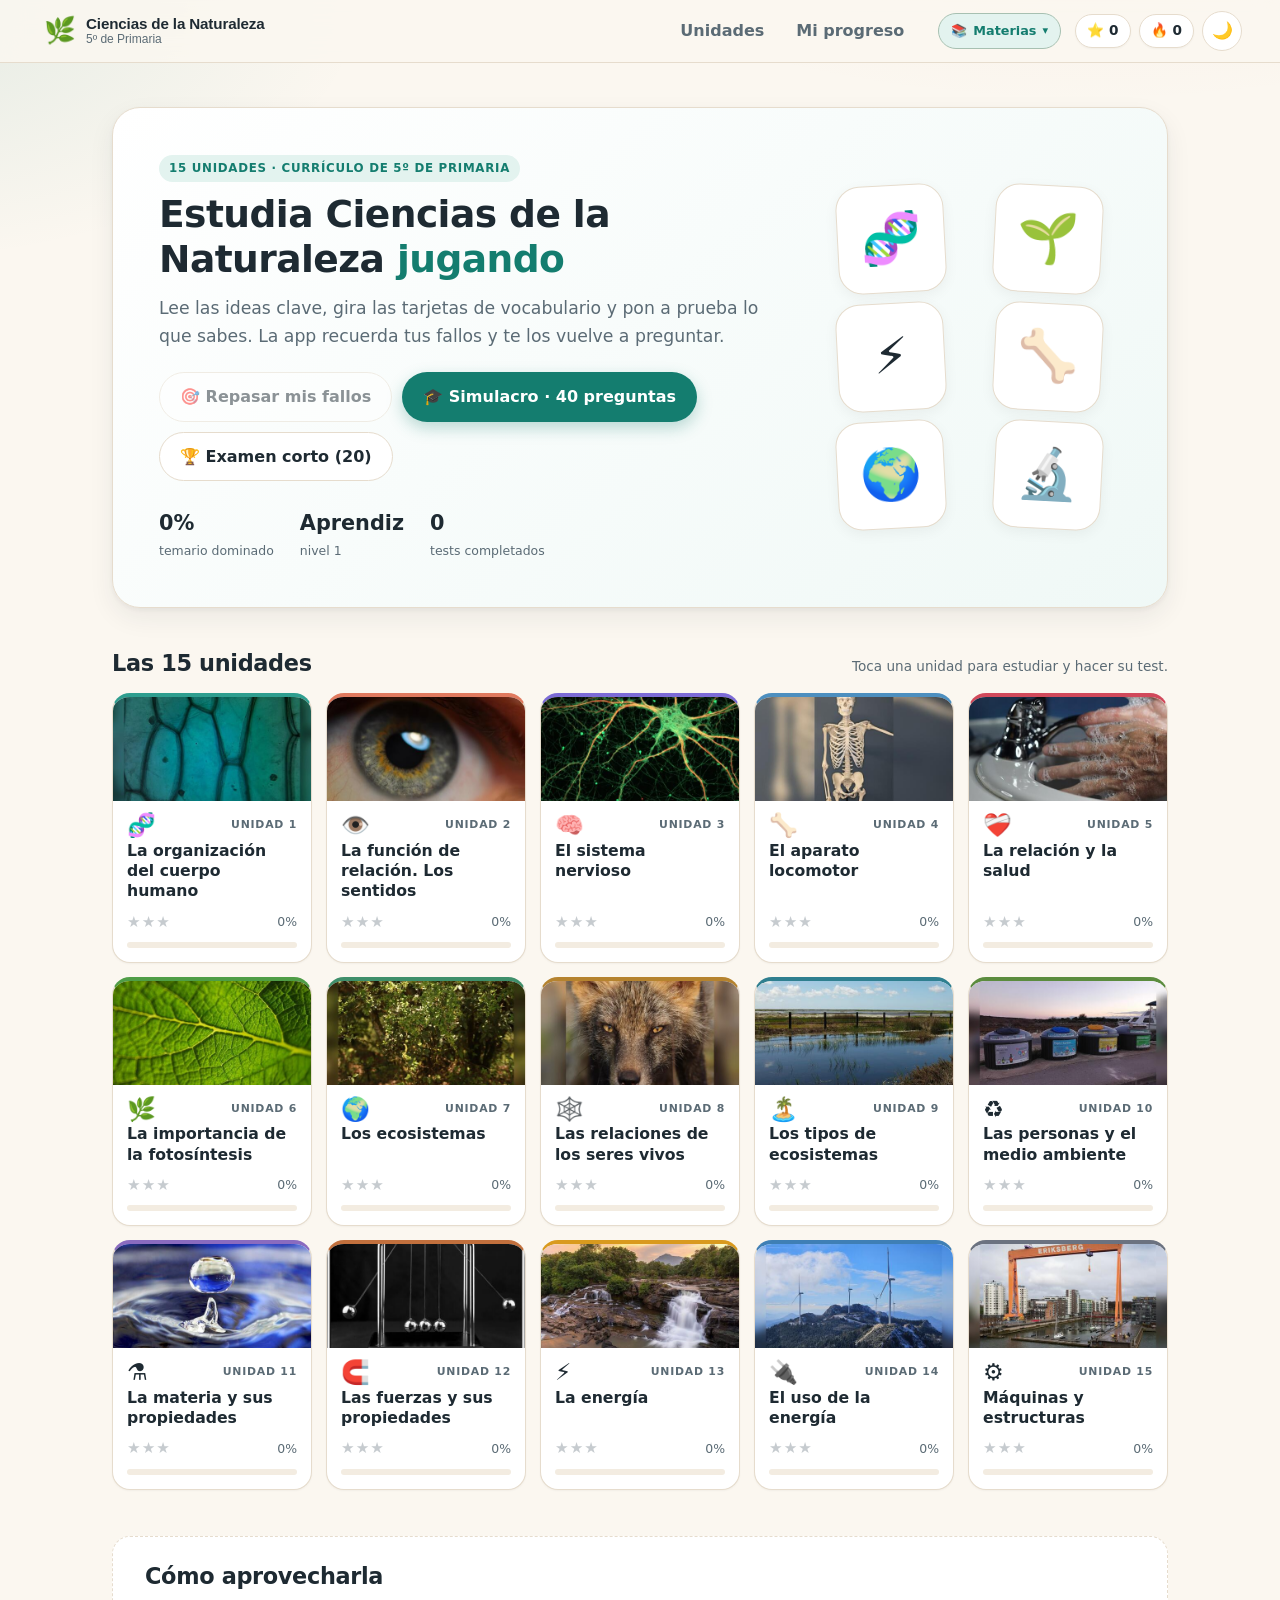
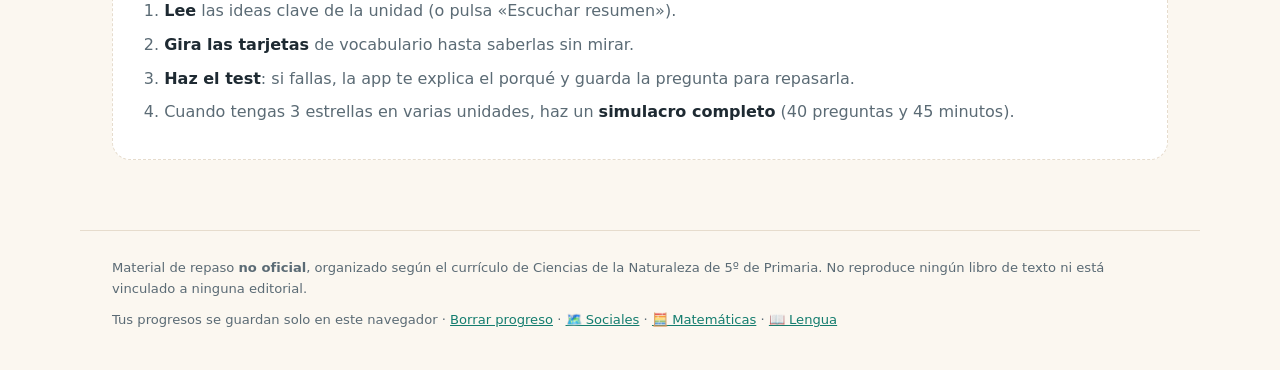
<file: index.html>
<!DOCTYPE html>
<html lang="es" data-tema="claro">
<head>
<meta charset="utf-8">
<meta name="viewport" content="width=device-width, initial-scale=1">
<meta name="description" content="App de estudio interactiva de Ciencias de la Naturaleza de 5º de Primaria: 15 unidades, fotos, resúmenes locutados, test y repaso inteligente.">
<title>Ciencias 5º · Estudia y practica</title>
<link rel="stylesheet" href="styles.css">
<link rel="icon" href="data:image/svg+xml,<svg xmlns='http://www.w3.org/2000/svg' viewBox='0 0 100 100'><text y='.9em' font-size='90'>🌿</text></svg>">
</head>
<body>
<a class="saltar" href="#main">Saltar al contenido</a>

<header class="barra">
  <button class="marca" data-nav="inicio" aria-label="Ir al inicio">
    <span class="marca-icono" aria-hidden="true">🌿</span>
    <span class="marca-texto">
      <strong><span class="marca-larga">Ciencias de la Naturaleza</span><span class="marca-corta">Ciencias 5º</span></strong>
      <small>5º de Primaria</small>
    </span>
  </button>

  <nav class="nav" aria-label="Principal">
    <button class="nav-btn" data-nav="inicio">Unidades</button>
    <button class="nav-btn" data-nav="progreso">Mi progreso</button>
  </nav>
  <details class="menu-materias" id="menu-materias">
    <summary aria-label="Elegir materia"><span aria-hidden="true">📚</span><span class="mm-txt">Materias</span><span class="mm-flecha" aria-hidden="true">▾</span></summary>
    <div class="mm-panel"><a class="mm-item actual" href="./" aria-current="page"><span class="mm-ico" aria-hidden="true">🌿</span><span class="mm-texto"><b>Ciencias de la Naturaleza</b><small>15 unidades</small></span><em>Estás aquí</em></a><a class="mm-item" href="./sociales/"><span class="mm-ico" aria-hidden="true">🗺️</span><span class="mm-texto"><b>Ciencias Sociales</b><small>9 unidades</small></span></a><a class="mm-item" href="./matematicas/"><span class="mm-ico" aria-hidden="true">🧮</span><span class="mm-texto"><b>Matemáticas</b><small>15 unidades</small></span></a><a class="mm-item" href="./lengua/"><span class="mm-ico" aria-hidden="true">📖</span><span class="mm-texto"><b>Lengua Castellana</b><small>15 lecturas</small></span></a></div>
  </details>

  <div class="stats">
    <span class="stat" id="stat-xp" title="Puntos de experiencia">⭐ <b>0</b></span>
    <span class="stat" id="stat-racha" title="Días seguidos estudiando">🔥 <b>0</b></span>
    <button class="icono-btn" id="btn-tema" aria-label="Cambiar entre modo claro y oscuro">🌙</button>
  </div>
</header>

<main id="main" tabindex="-1"></main>

<footer class="pie">
  <p>Material de repaso <strong>no oficial</strong>, organizado según el currículo de Ciencias de la Naturaleza de 5º de Primaria. No reproduce ningún libro de texto ni está vinculado a ninguna editorial.</p>
  <p class="pie-mini">Tus progresos se guardan solo en este navegador · <button class="enlace" id="btn-borrar" type="button">Borrar progreso</button> · <a class="enlace" href="./sociales/">🗺️ Sociales</a> · <a class="enlace" href="./matematicas/">🧮 Matemáticas</a> · <a class="enlace" href="./lengua/">📖 Lengua</a></p>
</footer>

<div class="toast" id="toast" role="status" aria-live="polite"></div>

<dialog id="visor" class="visor" aria-label="Imagen ampliada">
  <button class="visor-cerrar" id="visor-cerrar" type="button" aria-label="Cerrar imagen">✕</button>
  <img id="visor-img" alt="">
</dialog>

<div class="confeti" id="confeti" aria-hidden="true"></div>

<script src="datos.js"></script>
<script src="creditos.js"></script>
<script src="app.js"></script>
<script>
document.addEventListener("click", function (ev) {
  var menu = document.getElementById("menu-materias");
  if (menu && menu.hasAttribute("open") && !menu.contains(ev.target)) {
    menu.removeAttribute("open");
  }
});
document.addEventListener("keydown", function (ev) {
  if (ev.key === "Escape") {
    var menu = document.getElementById("menu-materias");
    if (menu) menu.removeAttribute("open");
  }
});
</script>
</body>
</html>
</file>
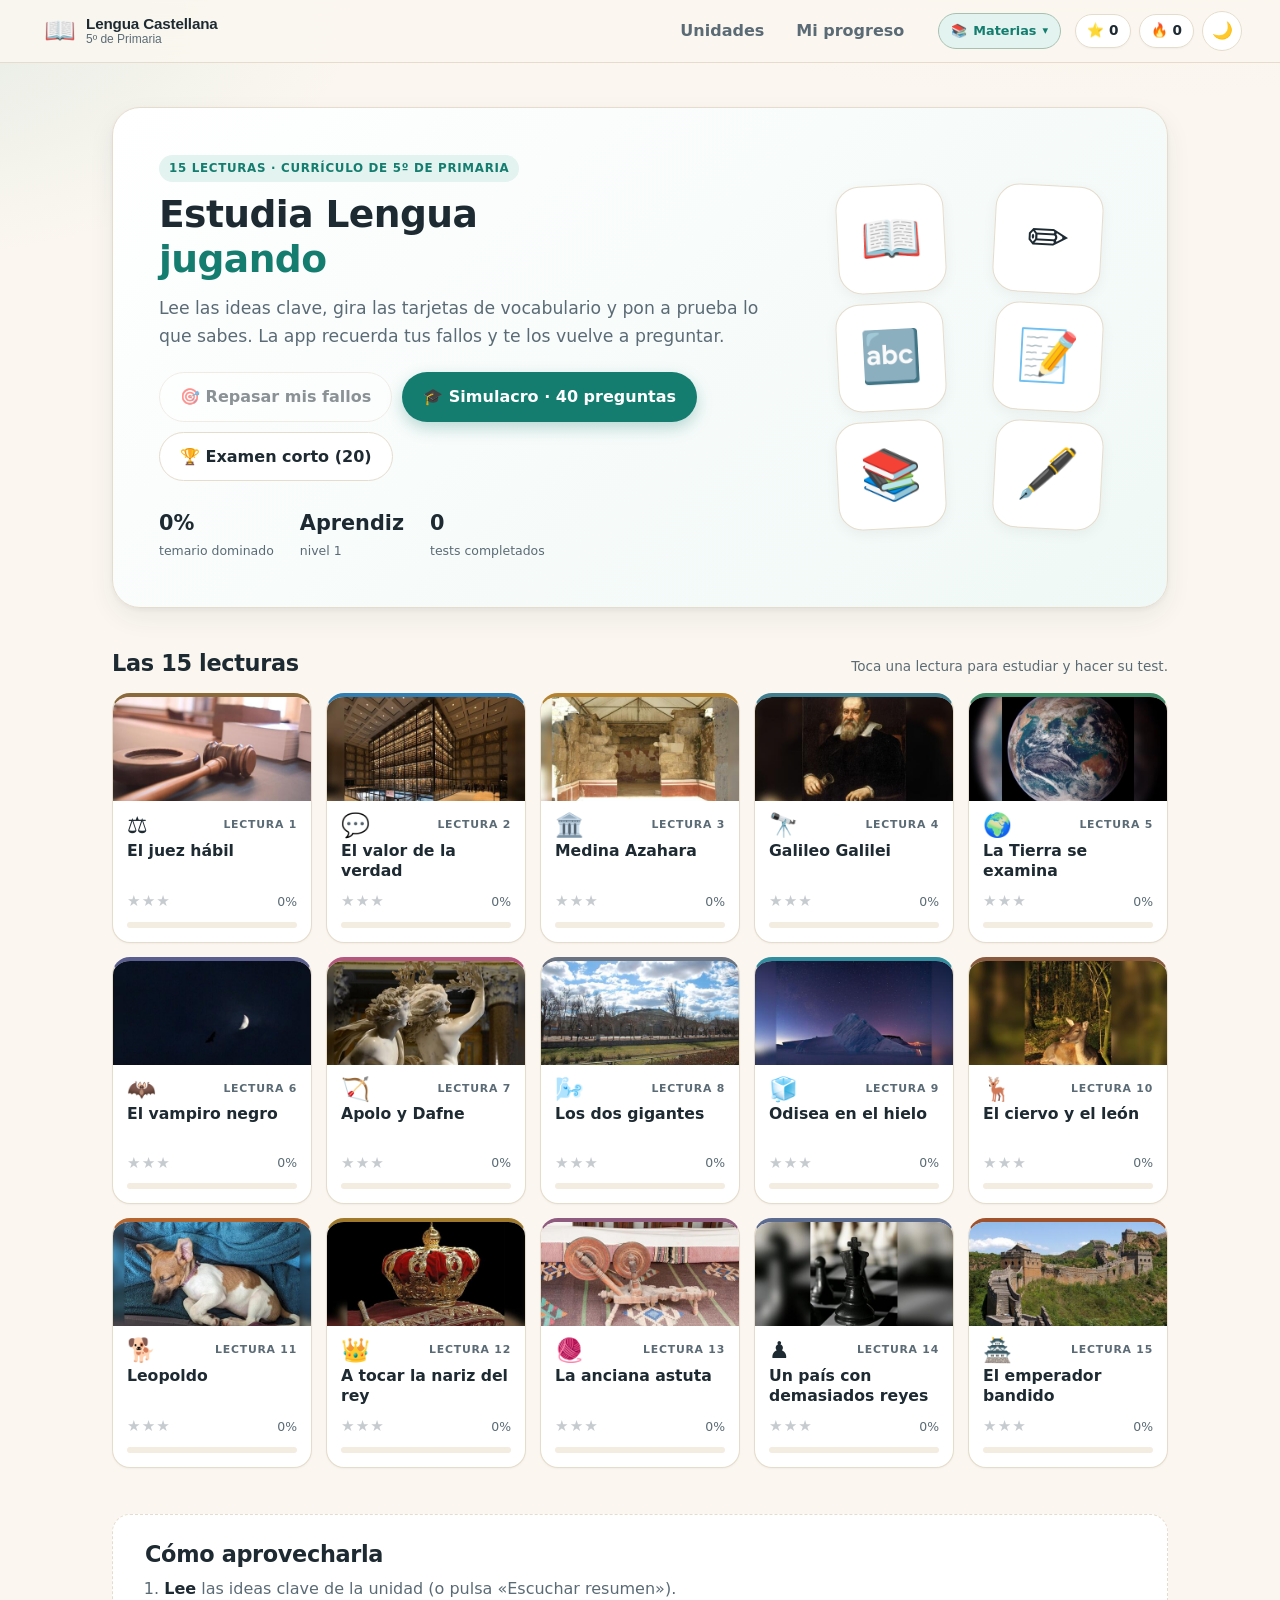
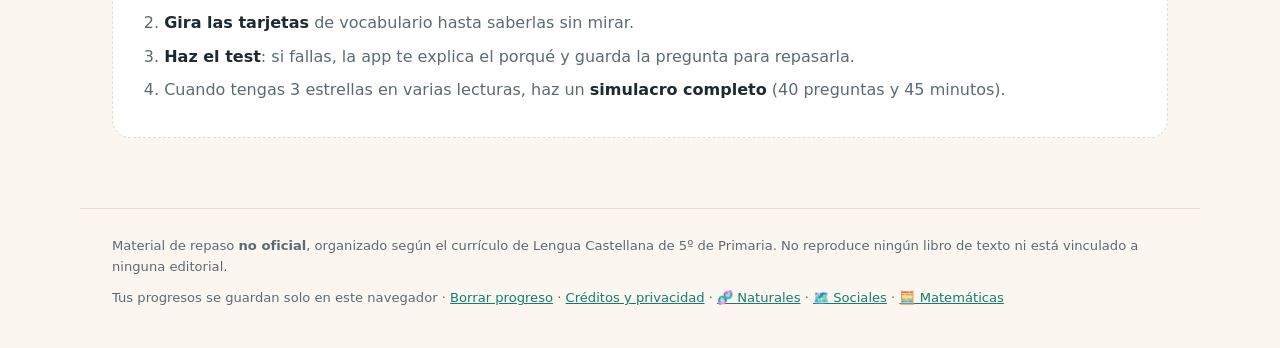
<file: lengua/index.html>
<!DOCTYPE html>
<html lang="es" data-tema="claro">
<head>
<meta charset="utf-8">
<meta name="viewport" content="width=device-width, initial-scale=1">
<meta name="description" content="App de estudio interactiva de Ciencias de la Naturaleza de 5º de Primaria: 15 unidades, fotos, resúmenes locutados, test y repaso inteligente.">
<title>Lengua Castellana 5º · Estudia y practica</title>
<link rel="stylesheet" href="styles.css">
<link rel="icon" href="data:image/svg+xml,<svg xmlns='http://www.w3.org/2000/svg' viewBox='0 0 100 100'><text y='.9em' font-size='90'>🌿</text></svg>">
<!-- web -->
<meta property="og:type" content="website">
<meta property="og:title" content="Lengua Castellana 5º · Estudia y practica">
<meta property="og:description" content="15 lecturas con gramática, ortografía, vocabulario y test. Gratis y sin cuentas.">
<meta property="og:url" content="https://amedgit.github.io/primaria5/lengua/">
<meta property="og:image" content="https://amedgit.github.io/primaria5/lengua/icons/icon-512.png">
<meta name="twitter:card" content="summary_large_image">
<meta name="theme-color" content="#8a4b3b">
<link rel="canonical" href="https://amedgit.github.io/primaria5/lengua/">
<link rel="manifest" href="./manifest.webmanifest">
<link rel="apple-touch-icon" href="./icons/apple-touch-icon.png">
<link rel="icon" type="image/png" sizes="32x32" href="./icons/favicon-32.png">
</head>
<body>
<a class="saltar" href="#main">Saltar al contenido</a>

<header class="barra">
  <button class="marca" data-nav="inicio" aria-label="Ir al inicio">
    <span class="marca-icono" aria-hidden="true">📖</span>
    <span class="marca-texto">
      <strong><span class="marca-larga">Lengua Castellana</span><span class="marca-corta">Lengua 5º</span></strong>
      <small>5º de Primaria</small>
    </span>
  </button>

  <nav class="nav" aria-label="Principal">
    <button class="nav-btn" data-nav="inicio">Unidades</button>
    <button class="nav-btn" data-nav="progreso">Mi progreso</button>
  </nav>
  <details class="menu-materias" id="menu-materias">
    <summary aria-label="Elegir materia"><span aria-hidden="true">📚</span><span class="mm-txt">Materias</span><span class="mm-flecha" aria-hidden="true">▾</span></summary>
    <div class="mm-panel"><a class="mm-item" href="../"><span class="mm-ico" aria-hidden="true">🌿</span><span class="mm-texto"><b>Ciencias de la Naturaleza</b><small>15 unidades</small></span></a><a class="mm-item" href="../sociales/"><span class="mm-ico" aria-hidden="true">🗺️</span><span class="mm-texto"><b>Ciencias Sociales</b><small>9 unidades</small></span></a><a class="mm-item" href="../matematicas/"><span class="mm-ico" aria-hidden="true">🧮</span><span class="mm-texto"><b>Matemáticas</b><small>15 unidades</small></span></a><a class="mm-item actual" href="../lengua/" aria-current="page"><span class="mm-ico" aria-hidden="true">📖</span><span class="mm-texto"><b>Lengua Castellana</b><small>15 lecturas</small></span><em>Estás aquí</em></a></div>
  </details>

  <div class="stats">
    <span class="stat" id="stat-xp" title="Puntos de experiencia">⭐ <b>0</b></span>
    <span class="stat" id="stat-racha" title="Días seguidos estudiando">🔥 <b>0</b></span>
    <button class="icono-btn" id="btn-tema" aria-label="Cambiar entre modo claro y oscuro">🌙</button>
  </div>
</header>

<main id="main" tabindex="-1"></main>

<footer class="pie">
  <p>Material de repaso <strong>no oficial</strong>, organizado según el currículo de Lengua Castellana de 5º de Primaria. No reproduce ningún libro de texto ni está vinculado a ninguna editorial.</p>
  <p class="pie-mini">Tus progresos se guardan solo en este navegador · <button class="enlace" id="btn-borrar" type="button">Borrar progreso</button> · <a class="enlace" href="./creditos.html">Créditos y privacidad</a> · <a class="enlace" href="../">🧬 Naturales</a> · <a class="enlace" href="../sociales/">🗺️ Sociales</a> · <a class="enlace" href="../matematicas/">🧮 Matemáticas</a></p>
</footer>

<div class="toast" id="toast" role="status" aria-live="polite"></div>

<dialog id="visor" class="visor" aria-label="Imagen ampliada">
  <button class="visor-cerrar" id="visor-cerrar" type="button" aria-label="Cerrar imagen">✕</button>
  <img id="visor-img" alt="">
</dialog>

<div class="confeti" id="confeti" aria-hidden="true"></div>

<script src="datos.js"></script>
<script src="creditos.js"></script>
<script src="app.js"></script>
<script>
if ("serviceWorker" in navigator) {
  window.addEventListener("load", function () {
    navigator.serviceWorker.register("./sw.js").catch(function () {});
  });
}
</script>
<script>
document.addEventListener("click", function (ev) {
  var menu = document.getElementById("menu-materias");
  if (menu && menu.hasAttribute("open") && !menu.contains(ev.target)) {
    menu.removeAttribute("open");
  }
});
document.addEventListener("keydown", function (ev) {
  if (ev.key === "Escape") {
    var menu = document.getElementById("menu-materias");
    if (menu) menu.removeAttribute("open");
  }
});
</script>
</body>
</html>
</file>
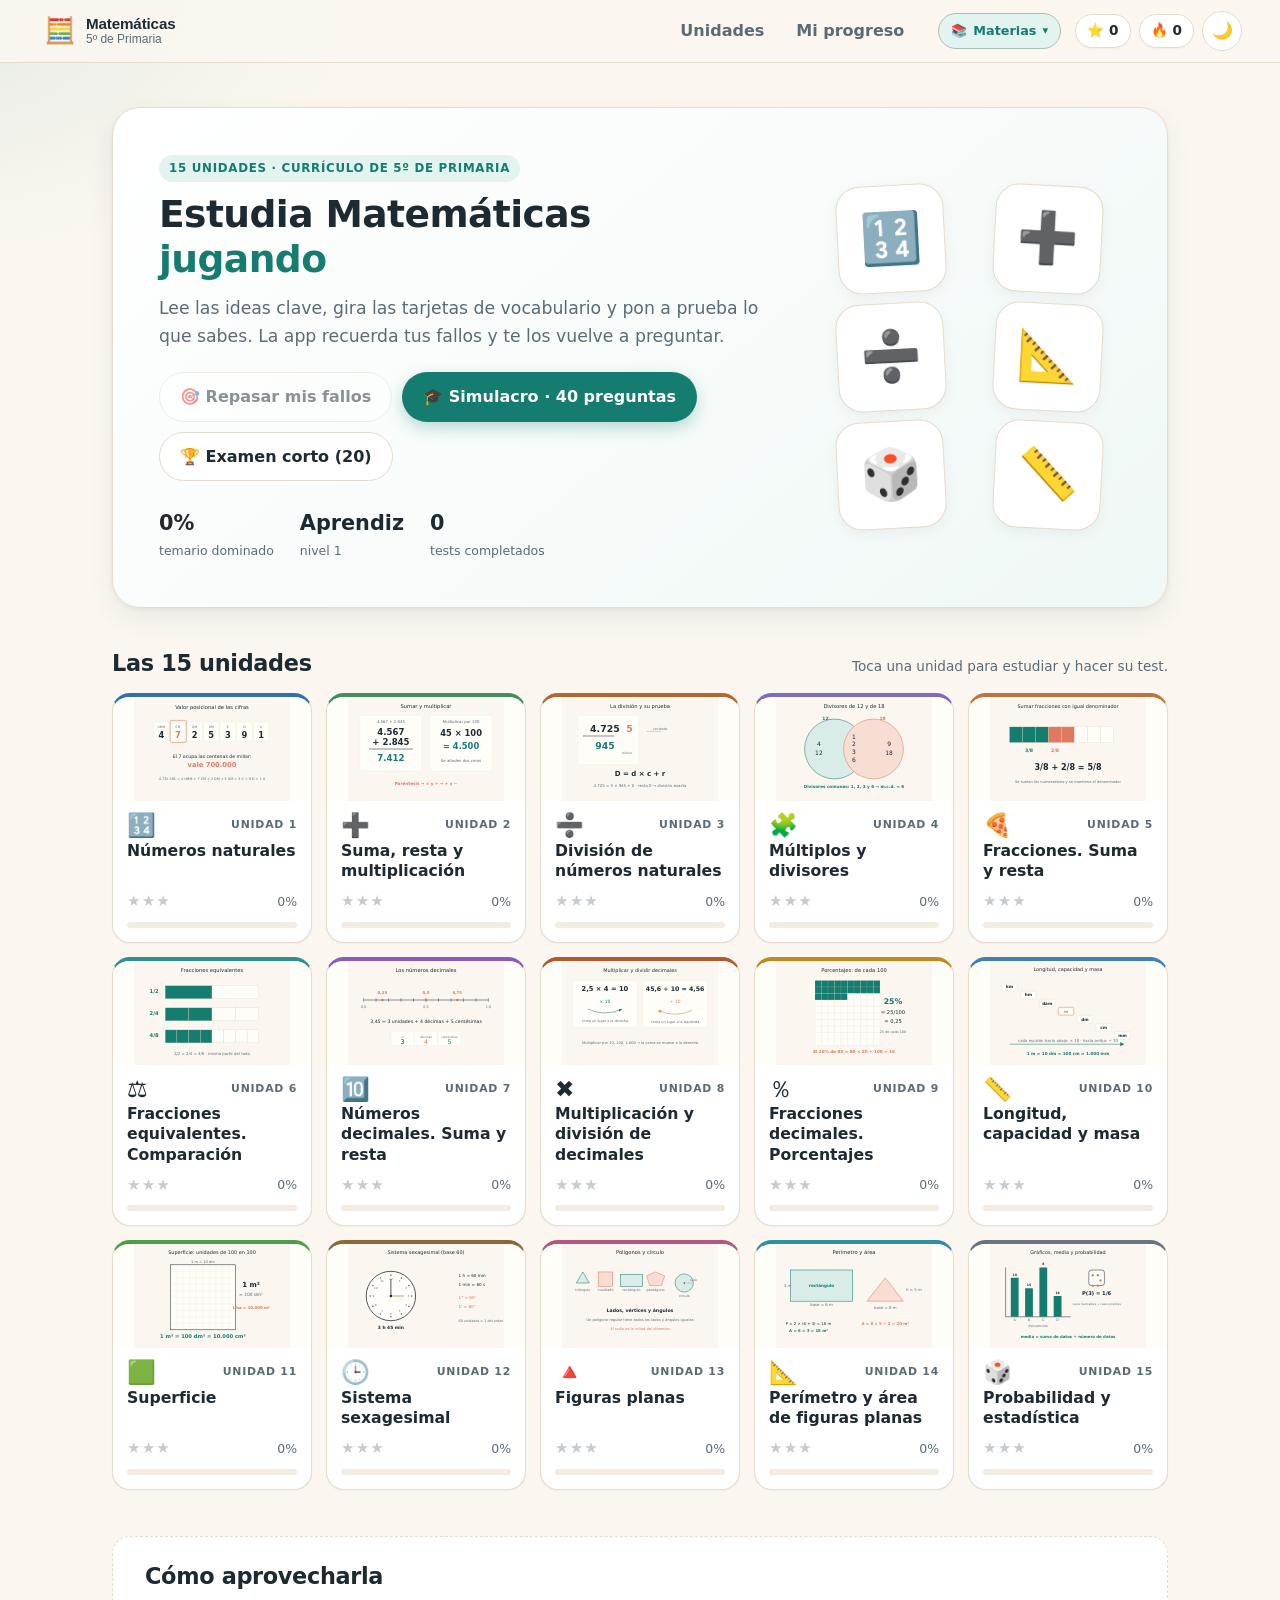
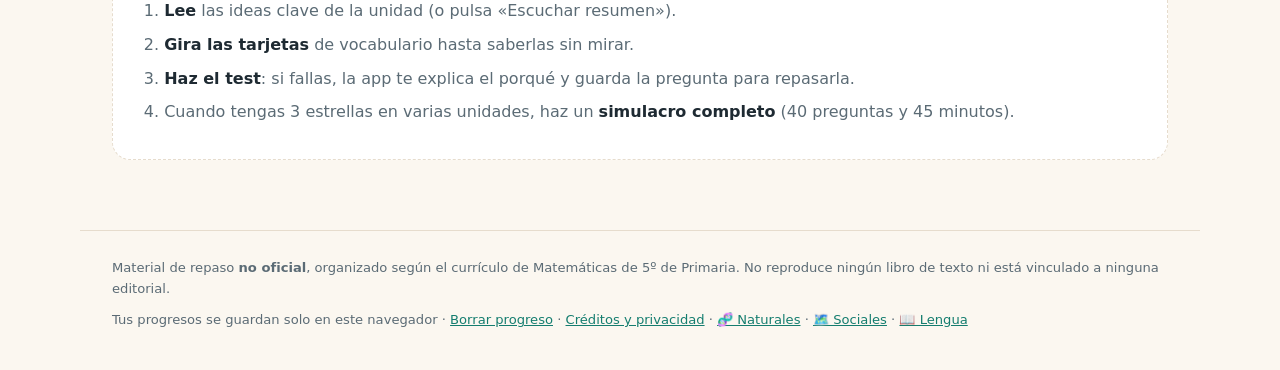
<file: matematicas/index.html>
<!DOCTYPE html>
<html lang="es" data-tema="claro">
<head>
<meta charset="utf-8">
<meta name="viewport" content="width=device-width, initial-scale=1">
<meta name="description" content="App de estudio interactiva de Ciencias de la Naturaleza de 5º de Primaria: 15 unidades, fotos, resúmenes locutados, test y repaso inteligente.">
<title>Matemáticas 5º · Estudia y practica</title>
<link rel="stylesheet" href="styles.css">
<link rel="icon" href="data:image/svg+xml,<svg xmlns='http://www.w3.org/2000/svg' viewBox='0 0 100 100'><text y='.9em' font-size='90'>🌿</text></svg>">
<!-- web -->
<meta property="og:type" content="website">
<meta property="og:title" content="Matemáticas 5º · Estudia y practica">
<meta property="og:description" content="15 unidades con esquemas, resúmenes locutados, test y simulacro de examen. Gratis y sin cuentas.">
<meta property="og:url" content="https://amedgit.github.io/primaria5/matematicas/">
<meta property="og:image" content="https://amedgit.github.io/primaria5/matematicas/icons/icon-512.png">
<meta name="twitter:card" content="summary_large_image">
<meta name="theme-color" content="#2f6fb5">
<link rel="canonical" href="https://amedgit.github.io/primaria5/matematicas/">
<link rel="manifest" href="./manifest.webmanifest">
<link rel="apple-touch-icon" href="./icons/apple-touch-icon.png">
<link rel="icon" type="image/png" sizes="32x32" href="./icons/favicon-32.png">
</head>
<body>
<a class="saltar" href="#main">Saltar al contenido</a>

<header class="barra">
  <button class="marca" data-nav="inicio" aria-label="Ir al inicio">
    <span class="marca-icono" aria-hidden="true">🧮</span>
    <span class="marca-texto">
      <strong><span class="marca-larga">Matemáticas</span><span class="marca-corta">Mates 5º</span></strong>
      <small>5º de Primaria</small>
    </span>
  </button>

  <nav class="nav" aria-label="Principal">
    <button class="nav-btn" data-nav="inicio">Unidades</button>
    <button class="nav-btn" data-nav="progreso">Mi progreso</button>
  </nav>
  <details class="menu-materias" id="menu-materias">
    <summary aria-label="Elegir materia"><span aria-hidden="true">📚</span><span class="mm-txt">Materias</span><span class="mm-flecha" aria-hidden="true">▾</span></summary>
    <div class="mm-panel"><a class="mm-item" href="../"><span class="mm-ico" aria-hidden="true">🌿</span><span class="mm-texto"><b>Ciencias de la Naturaleza</b><small>15 unidades</small></span></a><a class="mm-item" href="../sociales/"><span class="mm-ico" aria-hidden="true">🗺️</span><span class="mm-texto"><b>Ciencias Sociales</b><small>9 unidades</small></span></a><a class="mm-item actual" href="../matematicas/" aria-current="page"><span class="mm-ico" aria-hidden="true">🧮</span><span class="mm-texto"><b>Matemáticas</b><small>15 unidades</small></span><em>Estás aquí</em></a><a class="mm-item" href="../lengua/"><span class="mm-ico" aria-hidden="true">📖</span><span class="mm-texto"><b>Lengua Castellana</b><small>15 lecturas</small></span></a></div>
  </details>

  <div class="stats">
    <span class="stat" id="stat-xp" title="Puntos de experiencia">⭐ <b>0</b></span>
    <span class="stat" id="stat-racha" title="Días seguidos estudiando">🔥 <b>0</b></span>
    <button class="icono-btn" id="btn-tema" aria-label="Cambiar entre modo claro y oscuro">🌙</button>
  </div>
</header>

<main id="main" tabindex="-1"></main>

<footer class="pie">
  <p>Material de repaso <strong>no oficial</strong>, organizado según el currículo de Matemáticas de 5º de Primaria. No reproduce ningún libro de texto ni está vinculado a ninguna editorial.</p>
  <p class="pie-mini">Tus progresos se guardan solo en este navegador · <button class="enlace" id="btn-borrar" type="button">Borrar progreso</button> · <a class="enlace" href="./creditos.html">Créditos y privacidad</a> · <a class="enlace" href="../">🧬 Naturales</a> · <a class="enlace" href="../sociales/">🗺️ Sociales</a> · <a class="enlace" href="../lengua/">📖 Lengua</a></p>
</footer>

<div class="toast" id="toast" role="status" aria-live="polite"></div>

<dialog id="visor" class="visor" aria-label="Imagen ampliada">
  <button class="visor-cerrar" id="visor-cerrar" type="button" aria-label="Cerrar imagen">✕</button>
  <img id="visor-img" alt="">
</dialog>

<div class="confeti" id="confeti" aria-hidden="true"></div>

<script src="datos.js"></script>
<script src="creditos.js"></script>
<script src="app.js"></script>
<script>
if ("serviceWorker" in navigator) {
  window.addEventListener("load", function () {
    navigator.serviceWorker.register("./sw.js").catch(function () {});
  });
}
</script>
<script>
document.addEventListener("click", function (ev) {
  var menu = document.getElementById("menu-materias");
  if (menu && menu.hasAttribute("open") && !menu.contains(ev.target)) {
    menu.removeAttribute("open");
  }
});
document.addEventListener("keydown", function (ev) {
  if (ev.key === "Escape") {
    var menu = document.getElementById("menu-materias");
    if (menu) menu.removeAttribute("open");
  }
});
</script>
</body>
</html>
</file>
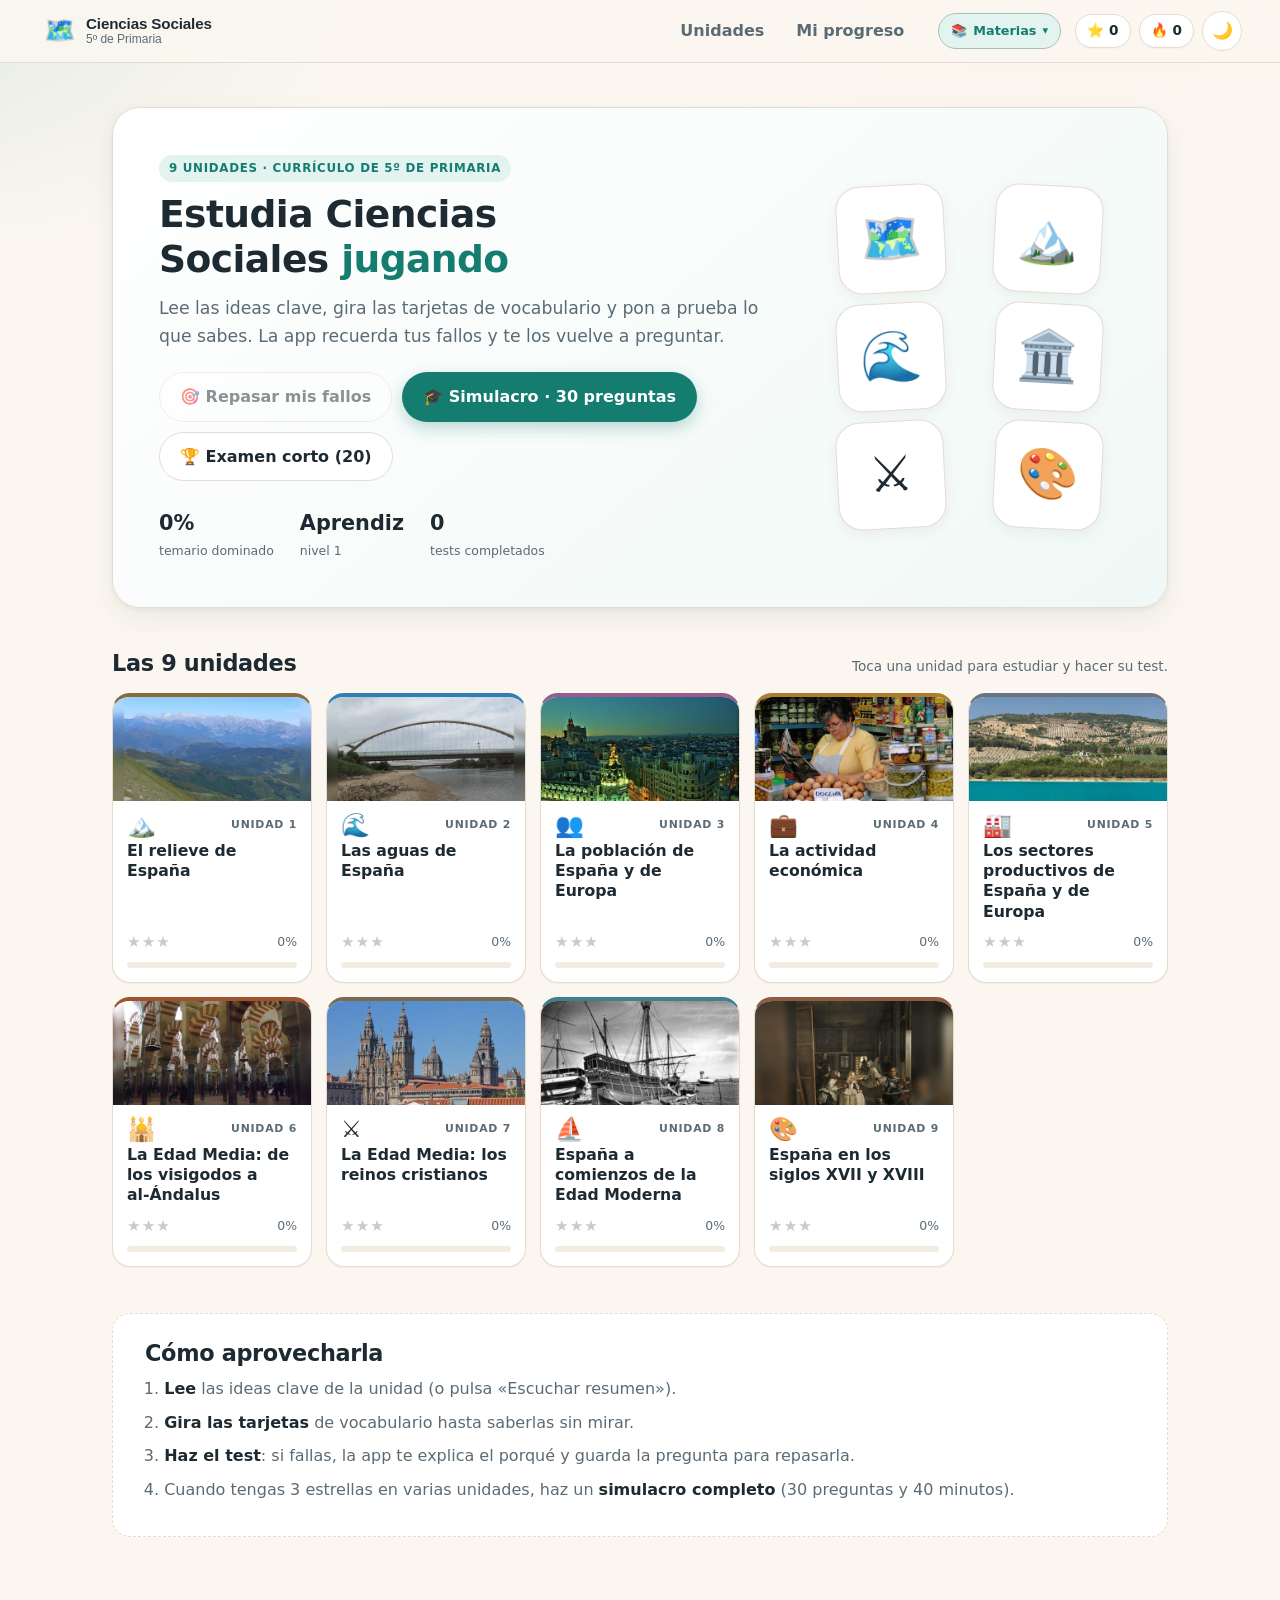
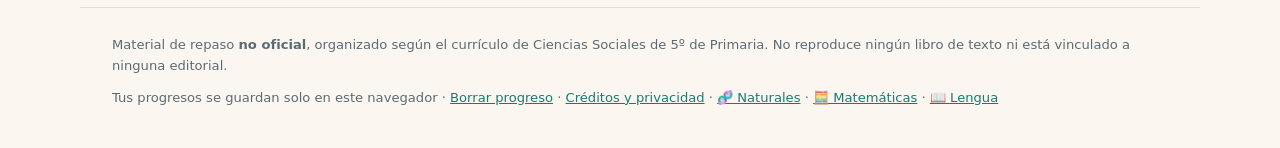
<file: sociales/index.html>
<!DOCTYPE html>
<html lang="es" data-tema="claro">
<head>
<meta charset="utf-8">
<meta name="viewport" content="width=device-width, initial-scale=1">
<meta name="description" content="App de estudio interactiva de Ciencias de la Naturaleza de 5º de Primaria: 15 unidades, fotos, resúmenes locutados, test y repaso inteligente.">
<title>Ciencias Sociales 5º · Estudia y practica</title>
<link rel="stylesheet" href="styles.css">
<link rel="icon" href="data:image/svg+xml,<svg xmlns='http://www.w3.org/2000/svg' viewBox='0 0 100 100'><text y='.9em' font-size='90'>🌿</text></svg>">
<!-- web -->
<meta property="og:type" content="website">
<meta property="og:title" content="Ciencias Sociales 5º · Estudia y practica">
<meta property="og:description" content="9 unidades con fotos, resúmenes locutados, tarjetas, test y simulacro de examen. Gratis y sin cuentas.">
<meta property="og:url" content="https://amedgit.github.io/primaria5/sociales/">
<meta property="og:image" content="https://amedgit.github.io/primaria5/sociales/icons/icon-512.png">
<meta name="twitter:card" content="summary_large_image">
<meta name="theme-color" content="#8a6a3b">
<link rel="canonical" href="https://amedgit.github.io/primaria5/sociales/">
<link rel="manifest" href="./manifest.webmanifest">
<link rel="apple-touch-icon" href="./icons/apple-touch-icon.png">
<link rel="icon" type="image/png" sizes="32x32" href="./icons/favicon-32.png">
</head>
<body>
<a class="saltar" href="#main">Saltar al contenido</a>

<header class="barra">
  <button class="marca" data-nav="inicio" aria-label="Ir al inicio">
    <span class="marca-icono" aria-hidden="true">🗺️</span>
    <span class="marca-texto">
      <strong><span class="marca-larga">Ciencias Sociales</span><span class="marca-corta">Sociales 5º</span></strong>
      <small>5º de Primaria</small>
    </span>
  </button>

  <nav class="nav" aria-label="Principal">
    <button class="nav-btn" data-nav="inicio">Unidades</button>
    <button class="nav-btn" data-nav="progreso">Mi progreso</button>
  </nav>
  <details class="menu-materias" id="menu-materias">
    <summary aria-label="Elegir materia"><span aria-hidden="true">📚</span><span class="mm-txt">Materias</span><span class="mm-flecha" aria-hidden="true">▾</span></summary>
    <div class="mm-panel"><a class="mm-item" href="../"><span class="mm-ico" aria-hidden="true">🌿</span><span class="mm-texto"><b>Ciencias de la Naturaleza</b><small>15 unidades</small></span></a><a class="mm-item actual" href="../sociales/" aria-current="page"><span class="mm-ico" aria-hidden="true">🗺️</span><span class="mm-texto"><b>Ciencias Sociales</b><small>9 unidades</small></span><em>Estás aquí</em></a><a class="mm-item" href="../matematicas/"><span class="mm-ico" aria-hidden="true">🧮</span><span class="mm-texto"><b>Matemáticas</b><small>15 unidades</small></span></a><a class="mm-item" href="../lengua/"><span class="mm-ico" aria-hidden="true">📖</span><span class="mm-texto"><b>Lengua Castellana</b><small>15 lecturas</small></span></a></div>
  </details>

  <div class="stats">
    <span class="stat" id="stat-xp" title="Puntos de experiencia">⭐ <b>0</b></span>
    <span class="stat" id="stat-racha" title="Días seguidos estudiando">🔥 <b>0</b></span>
    <button class="icono-btn" id="btn-tema" aria-label="Cambiar entre modo claro y oscuro">🌙</button>
  </div>
</header>

<main id="main" tabindex="-1"></main>

<footer class="pie">
  <p>Material de repaso <strong>no oficial</strong>, organizado según el currículo de Ciencias Sociales de 5º de Primaria. No reproduce ningún libro de texto ni está vinculado a ninguna editorial.</p>
  <p class="pie-mini">Tus progresos se guardan solo en este navegador · <button class="enlace" id="btn-borrar" type="button">Borrar progreso</button> · <a class="enlace" href="./creditos.html">Créditos y privacidad</a> · <a class="enlace" href="../">🧬 Naturales</a> · <a class="enlace" href="../matematicas/">🧮 Matemáticas</a> · <a class="enlace" href="../lengua/">📖 Lengua</a></p>
</footer>

<div class="toast" id="toast" role="status" aria-live="polite"></div>

<dialog id="visor" class="visor" aria-label="Imagen ampliada">
  <button class="visor-cerrar" id="visor-cerrar" type="button" aria-label="Cerrar imagen">✕</button>
  <img id="visor-img" alt="">
</dialog>

<div class="confeti" id="confeti" aria-hidden="true"></div>

<script src="datos.js"></script>
<script src="creditos.js"></script>
<script src="app.js"></script>
<script>
if ("serviceWorker" in navigator) {
  window.addEventListener("load", function () {
    navigator.serviceWorker.register("./sw.js").catch(function () {});
  });
}
</script>
<script>
document.addEventListener("click", function (ev) {
  var menu = document.getElementById("menu-materias");
  if (menu && menu.hasAttribute("open") && !menu.contains(ev.target)) {
    menu.removeAttribute("open");
  }
});
document.addEventListener("keydown", function (ev) {
  if (ev.key === "Escape") {
    var menu = document.getElementById("menu-materias");
    if (menu) menu.removeAttribute("open");
  }
});
</script>
</body>
</html>
</file>
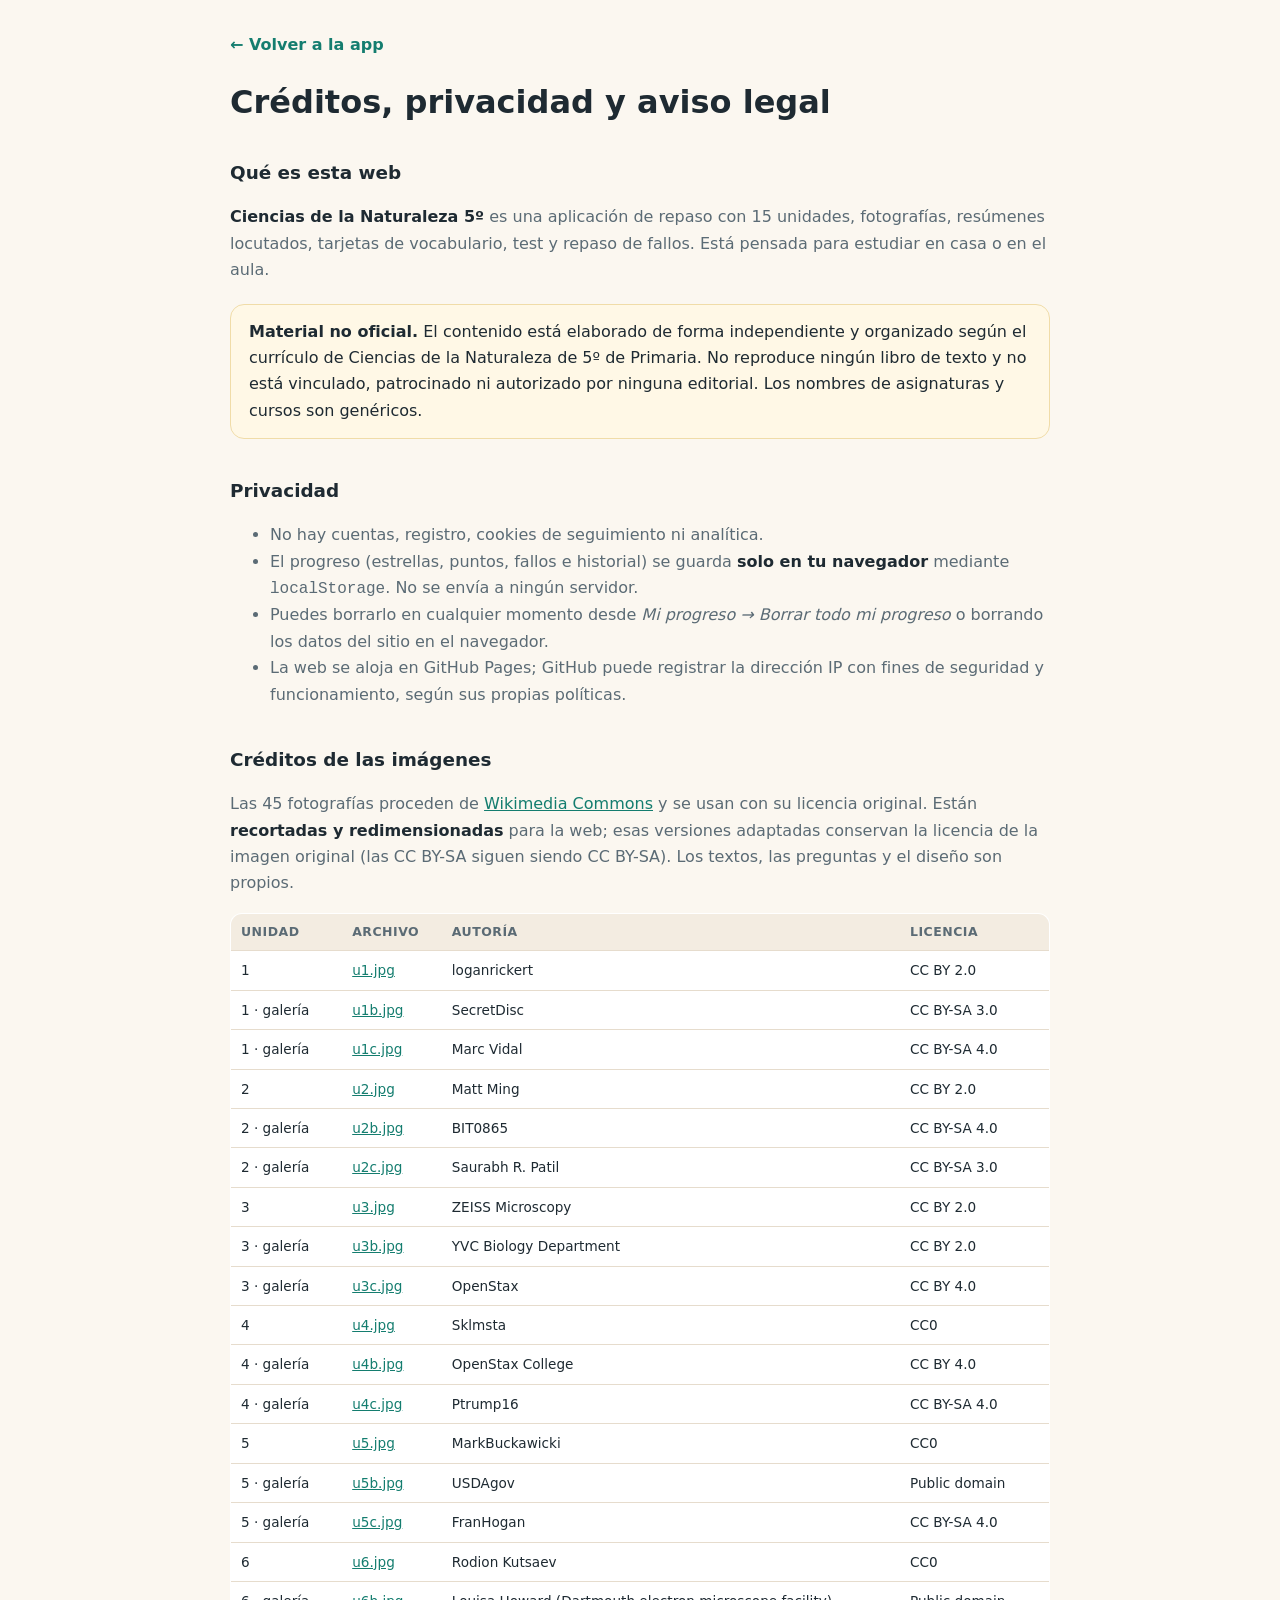
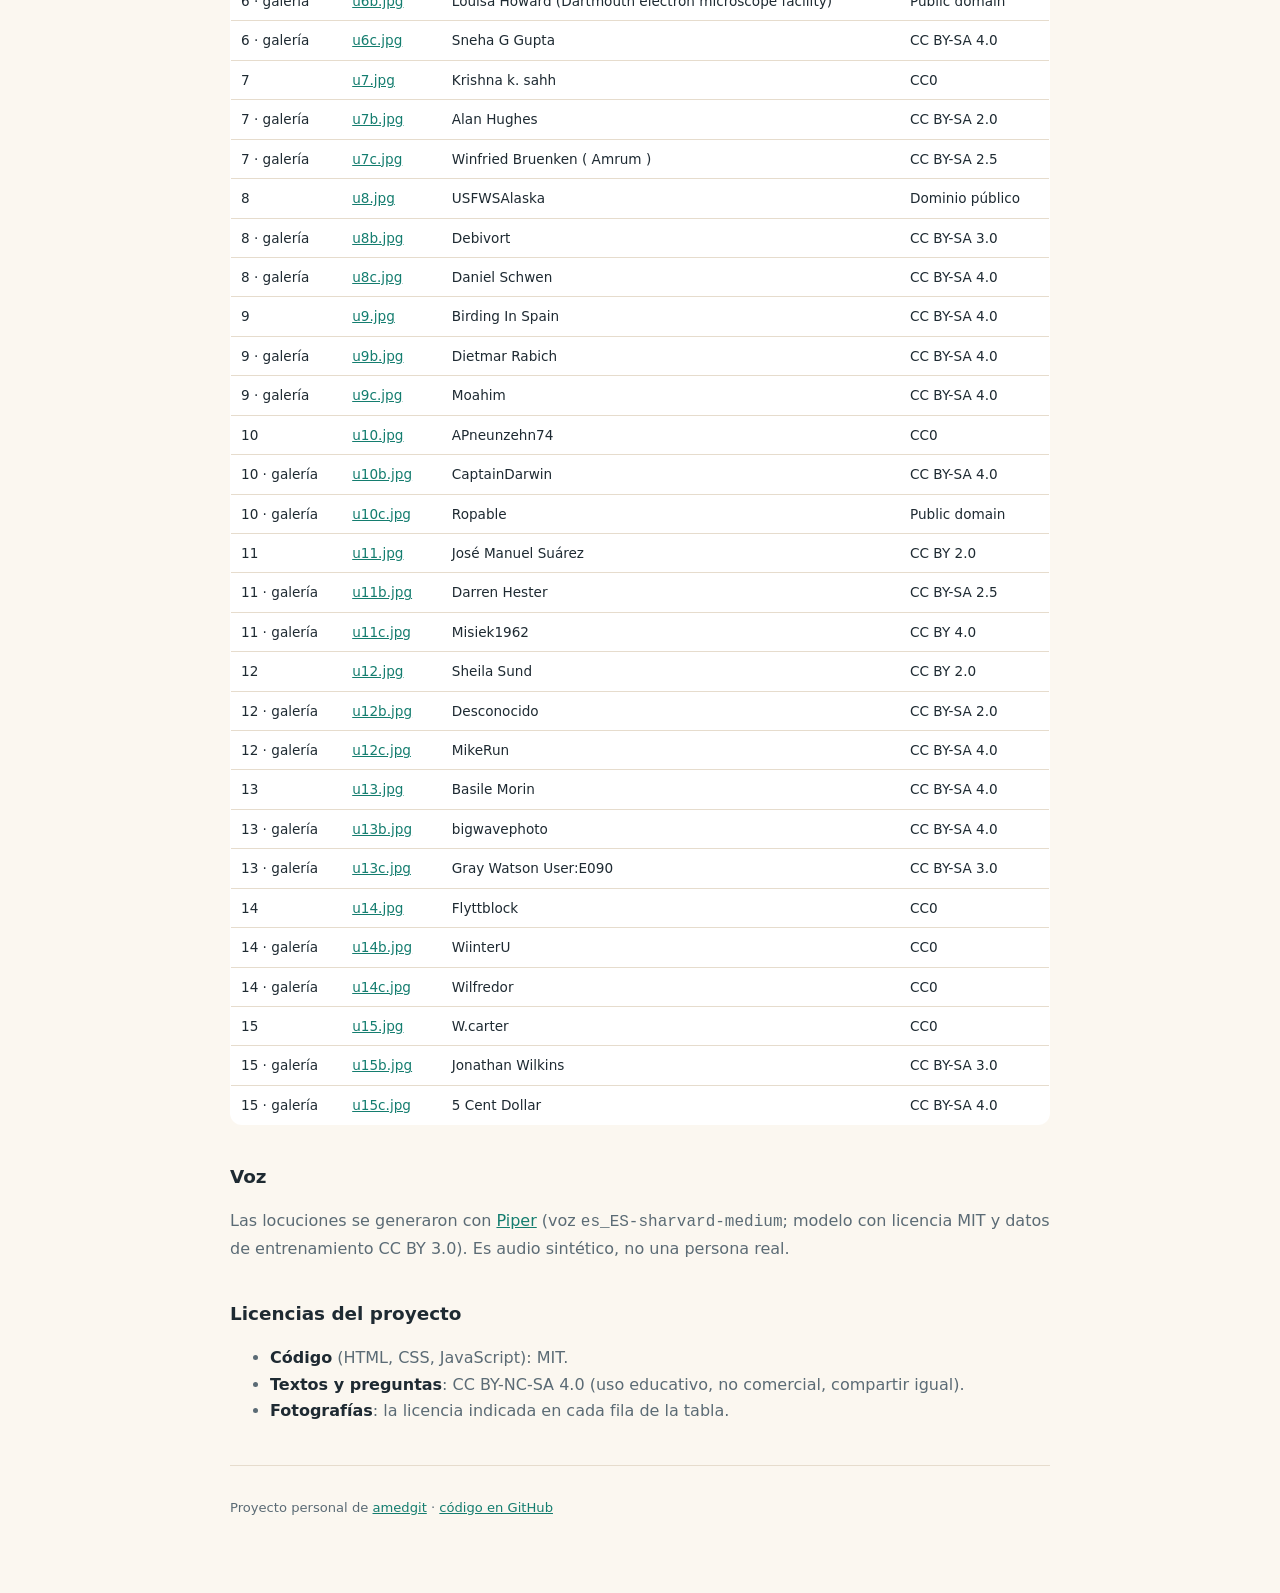
<file: creditos.html>
<!DOCTYPE html>
<html lang="es">
<head>
<meta charset="utf-8">
<meta name="viewport" content="width=device-width, initial-scale=1">
<title>Créditos, privacidad y aviso legal · Ciencias 5º</title>
<meta name="description" content="Créditos de las imágenes, licencias, privacidad y aviso legal de la app de Ciencias de la Naturaleza de 5º.">
<meta name="theme-color" content="#147d6f">
<link rel="icon" type="image/png" sizes="32x32" href="./icons/favicon-32.png">
<style>
:root{--fondo:#fbf7f0;--sup:#fff;--texto:#1e2a32;--suave:#5b6b75;--borde:#e6dccd;--pri:#147d6f}
*{box-sizing:border-box}
body{margin:0;background:var(--fondo);color:var(--texto);font:16px/1.65 system-ui,-apple-system,"Segoe UI",Roboto,Arial,sans-serif}
main{max-width:860px;margin:0 auto;padding:32px 20px 64px}
a{color:var(--pri)}
h1{font-size:clamp(1.5rem,3.5vw,2rem);line-height:1.2;margin:.2em 0 .6em}
h2{font-size:1.15rem;margin:2em 0 .4em}
p,li{color:var(--suave)}
p strong,li strong{color:var(--texto)}
.volver{display:inline-block;margin-bottom:18px;font-weight:600;text-decoration:none}
.aviso{background:#fff8e6;border:1px solid #f0dca8;border-radius:14px;padding:14px 18px;margin:20px 0}
table{width:100%;border-collapse:collapse;font-size:.85rem;background:var(--sup);border:1px solid var(--borde);border-radius:12px;overflow:hidden}
th,td{text-align:left;padding:8px 10px;border-bottom:1px solid var(--borde);vertical-align:top}
th{background:#f3ece1;font-size:.78rem;text-transform:uppercase;letter-spacing:.04em;color:#5b6b75}
tr:last-child td{border-bottom:0}
.tabla-wrap{overflow-x:auto;-webkit-overflow-scrolling:touch}
footer{margin-top:40px;padding-top:18px;border-top:1px solid var(--borde);font-size:.82rem}
</style>
</head>
<body>
<main>
<a class="volver" href="./">← Volver a la app</a>
<h1>Créditos, privacidad y aviso legal</h1>

<h2>Qué es esta web</h2>
<p><strong>Ciencias de la Naturaleza 5º</strong> es una aplicación de repaso con 15 unidades,
fotografías, resúmenes locutados, tarjetas de vocabulario, test y repaso de fallos.
Está pensada para estudiar en casa o en el aula.</p>

<div class="aviso"><strong>Material no oficial.</strong> El contenido está elaborado de forma
independiente y organizado según el currículo de Ciencias de la Naturaleza de 5º de Primaria.
No reproduce ningún libro de texto y no está vinculado, patrocinado ni autorizado por ninguna
editorial. Los nombres de asignaturas y cursos son genéricos.</div>

<h2>Privacidad</h2>
<ul>
<li>No hay cuentas, registro, cookies de seguimiento ni analítica.</li>
<li>El progreso (estrellas, puntos, fallos e historial) se guarda <strong>solo en tu navegador</strong>
mediante <code>localStorage</code>. No se envía a ningún servidor.</li>
<li>Puedes borrarlo en cualquier momento desde <em>Mi progreso → Borrar todo mi progreso</em>
o borrando los datos del sitio en el navegador.</li>
<li>La web se aloja en GitHub Pages; GitHub puede registrar la dirección IP con fines de
seguridad y funcionamiento, según sus propias políticas.</li>
</ul>

<h2>Créditos de las imágenes</h2>
<p>Las 45 fotografías proceden de <a href="https://commons.wikimedia.org/">Wikimedia Commons</a>
y se usan con su licencia original. Están <strong>recortadas y redimensionadas</strong> para la web;
esas versiones adaptadas conservan la licencia de la imagen original (las CC BY-SA siguen siendo
CC BY-SA). Los textos, las preguntas y el diseño son propios.</p>
<div class="tabla-wrap">
<table>
<thead><tr><th>Unidad</th><th>Archivo</th><th>Autoría</th><th>Licencia</th></tr></thead>
<tbody>
<tr><td>1</td><td><a href="https://commons.wikimedia.org/wiki/File:Onion_Epidermis_Cells_W.M._40x_-_183.jpg">u1.jpg</a></td><td>loganrickert</td><td>CC BY 2.0</td></tr><tr><td>1 · galería</td><td><a href="https://commons.wikimedia.org/wiki/File:Algae_and_bacteria_in_Scanning_Electron_Microscope,_magnification_2000x.JPG">u1b.jpg</a></td><td>SecretDisc</td><td>CC BY-SA 3.0</td></tr><tr><td>1 · galería</td><td><a href="https://commons.wikimedia.org/wiki/File:Human_Cell.jpg">u1c.jpg</a></td><td>Marc Vidal</td><td>CC BY-SA 4.0</td></tr><tr><td>2</td><td><a href="https://commons.wikimedia.org/wiki/File:Iris_Macro,_Eye_close-up_(11622304153).jpg">u2.jpg</a></td><td>Matt Ming</td><td>CC BY 2.0</td></tr><tr><td>2 · galería</td><td><a href="https://commons.wikimedia.org/wiki/File:Close_up_of_man%27s_ear.jpg">u2b.jpg</a></td><td>BIT0865</td><td>CC BY-SA 4.0</td></tr><tr><td>2 · galería</td><td><a href="https://commons.wikimedia.org/wiki/File:Tongue_and_taste_buds.jpg">u2c.jpg</a></td><td>Saurabh R. Patil</td><td>CC BY-SA 3.0</td></tr><tr><td>3</td><td><a href="https://commons.wikimedia.org/wiki/File:Cultured_Rat_Hippocampal_Neuron_(24327909026).jpg">u3.jpg</a></td><td>ZEISS Microscopy</td><td>CC BY 2.0</td></tr><tr><td>3 · galería</td><td><a href="https://commons.wikimedia.org/wiki/File:Brain_Anatomy_Model_(50692876848).jpg">u3b.jpg</a></td><td>YVC Biology Department</td><td>CC BY 2.0</td></tr><tr><td>3 · galería</td><td><a href="https://commons.wikimedia.org/wiki/File:1313_Spinal_Cord_Cross_Section.jpg">u3c.jpg</a></td><td>OpenStax</td><td>CC BY 4.0</td></tr><tr><td>4</td><td><a href="https://commons.wikimedia.org/wiki/File:Human-Skeleton.jpg">u4.jpg</a></td><td>Sklmsta</td><td>CC0</td></tr><tr><td>4 · galería</td><td><a href="https://commons.wikimedia.org/wiki/File:Biceps_Muscle_CNX.jpg">u4b.jpg</a></td><td>OpenStax College</td><td>CC BY 4.0</td></tr><tr><td>4 · galería</td><td><a href="https://commons.wikimedia.org/wiki/File:Knee_plain_X-ray.jpg">u4c.jpg</a></td><td>Ptrump16</td><td>CC BY-SA 4.0</td></tr><tr><td>5</td><td><a href="https://commons.wikimedia.org/wiki/File:Hand_washing_man.jpg">u5.jpg</a></td><td>MarkBuckawicki</td><td>CC0</td></tr><tr><td>5 · galería</td><td><a href="https://commons.wikimedia.org/wiki/File:COVID-19_Vaccination_(20210318-OC-LSC-0002).jpg">u5b.jpg</a></td><td>USDAgov</td><td>Public domain</td></tr><tr><td>5 · galería</td><td><a href="https://commons.wikimedia.org/wiki/File:Fresh_vegetables_and_fruits_at_the_market.jpg">u5c.jpg</a></td><td>FranHogan</td><td>CC BY-SA 4.0</td></tr><tr><td>6</td><td><a href="https://commons.wikimedia.org/wiki/File:Translucent_leaf_in_macro_1_(Unsplash).jpg">u6.jpg</a></td><td>Rodion Kutsaev</td><td>CC0</td></tr><tr><td>6 · galería</td><td><a href="https://commons.wikimedia.org/wiki/File:Leaf_epidermis.jpg">u6b.jpg</a></td><td>Louisa Howard (Dartmouth electron microscope facility)</td><td>Public domain</td></tr><tr><td>6 · galería</td><td><a href="https://commons.wikimedia.org/wiki/File:3_Big_and_small_sprouts.jpg">u6c.jpg</a></td><td>Sneha G Gupta</td><td>CC BY-SA 4.0</td></tr><tr><td>7</td><td><a href="https://commons.wikimedia.org/wiki/File:Sunlit_ravine_and_mossy_forest_floor.jpg">u7.jpg</a></td><td>Krishna k. sahh</td><td>CC0</td></tr><tr><td>7 · galería</td><td><a href="https://commons.wikimedia.org/wiki/File:Pond_and_reeds_-_geograph.org.uk_-_6684281.jpg">u7b.jpg</a></td><td>Alan Hughes</td><td>CC BY-SA 2.0</td></tr><tr><td>7 · galería</td><td><a href="https://commons.wikimedia.org/wiki/File:Sossusvlei_sand_dunes.jpg">u7c.jpg</a></td><td>Winfried Bruenken ( Amrum )</td><td>CC BY-SA 2.5</td></tr><tr><td>8</td><td><a href="https://commons.wikimedia.org/wiki/File:Red_fox_(8385104980).jpg">u8.jpg</a></td><td>USFWSAlaska</td><td>Dominio público</td></tr><tr><td>8 · galería</td><td><a href="https://commons.wikimedia.org/wiki/File:Bee_pollinating_a_rose.jpg">u8b.jpg</a></td><td>Debivort</td><td>CC BY-SA 3.0</td></tr><tr><td>8 · galería</td><td><a href="https://commons.wikimedia.org/wiki/File:Lichen_on_rock.jpg">u8c.jpg</a></td><td>Daniel Schwen</td><td>CC BY-SA 4.0</td></tr><tr><td>9</td><td><a href="https://commons.wikimedia.org/wiki/File:Coto_Do%C3%B1ana_marshes.jpg">u9.jpg</a></td><td>Birding In Spain</td><td>CC BY-SA 4.0</td></tr><tr><td>9 · galería</td><td><a href="https://commons.wikimedia.org/wiki/File:Morro_Jable_(Fuerteventura,_Spain),_Strand,_Rettungsturm_--_2025_--_2447.jpg">u9b.jpg</a></td><td>Dietmar Rabich</td><td>CC BY-SA 4.0</td></tr><tr><td>9 · galería</td><td><a href="https://commons.wikimedia.org/wiki/File:2019_-_Parc_national_des_Pyrenees_-_Vall%C3%A9e_de_Gavarnie.jpg">u9c.jpg</a></td><td>Moahim</td><td>CC BY-SA 4.0</td></tr><tr><td>10</td><td><a href="https://commons.wikimedia.org/wiki/File:Recycling_containers_in_Osor.jpg">u10.jpg</a></td><td>APneunzehn74</td><td>CC0</td></tr><tr><td>10 · galería</td><td><a href="https://commons.wikimedia.org/wiki/File:Plastic_Pollution_in_Santa_Luzia,_Cape_Verde.jpg">u10b.jpg</a></td><td>CaptainDarwin</td><td>CC BY-SA 4.0</td></tr><tr><td>10 · galería</td><td><a href="https://commons.wikimedia.org/wiki/File:Landfill_compactor.jpg">u10c.jpg</a></td><td>Ropable</td><td>Public domain</td></tr><tr><td>11</td><td><a href="https://commons.wikimedia.org/wiki/File:Water_drop_001.jpg">u11.jpg</a></td><td>José Manuel Suárez</td><td>CC BY 2.0</td></tr><tr><td>11 · galería</td><td><a href="https://commons.wikimedia.org/wiki/File:Ice_cubes_openphoto.jpg">u11b.jpg</a></td><td>Darren Hester</td><td>CC BY-SA 2.5</td></tr><tr><td>11 · galería</td><td><a href="https://commons.wikimedia.org/wiki/File:Kitchen_salt_crystals.jpg">u11c.jpg</a></td><td>Misiek1962</td><td>CC BY 4.0</td></tr><tr><td>12</td><td><a href="https://commons.wikimedia.org/wiki/File:Newton%27s_Cradle_(15221366308).jpg">u12.jpg</a></td><td>Sheila Sund</td><td>CC BY 2.0</td></tr><tr><td>12 · galería</td><td><a href="https://commons.wikimedia.org/wiki/File:Iron-filings-around-magnet.jpg">u12b.jpg</a></td><td>Desconocido</td><td>CC BY-SA 2.0</td></tr><tr><td>12 · galería</td><td><a href="https://commons.wikimedia.org/wiki/File:Straight-wire-magnetic-field-compass-needles.jpg">u12c.jpg</a></td><td>MikeRun</td><td>CC BY-SA 4.0</td></tr><tr><td>13</td><td><a href="https://commons.wikimedia.org/wiki/File:Tad_Hang_waterfalls_at_sunset,_Tad_Lo_village,_Bolaven_Plateau,_Laos.jpg">u13.jpg</a></td><td>Basile Morin</td><td>CC BY-SA 4.0</td></tr><tr><td>13 · galería</td><td><a href="https://commons.wikimedia.org/wiki/File:Lightning_storm_over_ocean_at_night.jpg">u13b.jpg</a></td><td>bigwavephoto</td><td>CC BY-SA 4.0</td></tr><tr><td>13 · galería</td><td><a href="https://commons.wikimedia.org/wiki/File:Solar_panels_on_house_roof.jpg">u13c.jpg</a></td><td>Gray Watson User:E090</td><td>CC BY-SA 3.0</td></tr><tr><td>14</td><td><a href="https://commons.wikimedia.org/wiki/File:Wind_farm_on_snowy_mountain_landscape_Turkey_01.jpg">u14.jpg</a></td><td>Flyttblock</td><td>CC0</td></tr><tr><td>14 · galería</td><td><a href="https://commons.wikimedia.org/wiki/File:Lon_D._Wright_Power_Plant_Solar_Panels.jpg">u14b.jpg</a></td><td>WiinterU</td><td>CC0</td></tr><tr><td>14 · galería</td><td><a href="https://commons.wikimedia.org/wiki/File:Electricity_pylons_at_sunset_in_Quebec_City.jpg">u14c.jpg</a></td><td>Wilfredor</td><td>CC0</td></tr><tr><td>15</td><td><a href="https://commons.wikimedia.org/wiki/File:Eriksberg_shipyard_crane.jpg">u15.jpg</a></td><td>W.carter</td><td>CC0</td></tr><tr><td>15 · galería</td><td><a href="https://commons.wikimedia.org/wiki/File:Watermill_in_operation.jpg">u15b.jpg</a></td><td>Jonathan Wilkins</td><td>CC BY-SA 3.0</td></tr><tr><td>15 · galería</td><td><a href="https://commons.wikimedia.org/wiki/File:Bike_gears_and_chain.jpg">u15c.jpg</a></td><td>5 Cent Dollar</td><td>CC BY-SA 4.0</td></tr>
</tbody>
</table>
</div>

<h2>Voz</h2>
<p>Las locuciones se generaron con <a href="https://github.com/rhasspy/piper">Piper</a>
(voz <code>es_ES-sharvard-medium</code>; modelo con licencia MIT y datos de entrenamiento
CC BY 3.0). Es audio sintético, no una persona real.</p>

<h2>Licencias del proyecto</h2>
<ul>
<li><strong>Código</strong> (HTML, CSS, JavaScript): MIT.</li>
<li><strong>Textos y preguntas</strong>: CC BY-NC-SA 4.0 (uso educativo, no comercial, compartir igual).</li>
<li><strong>Fotografías</strong>: la licencia indicada en cada fila de la tabla.</li>
</ul>

<footer>
<p>Proyecto personal de <a href="https://github.com/amedgit">amedgit</a> ·
<a href="https://github.com/amedgit/primaria5">código en GitHub</a></p>
</footer>
</main>
</body>
</html>
</file>
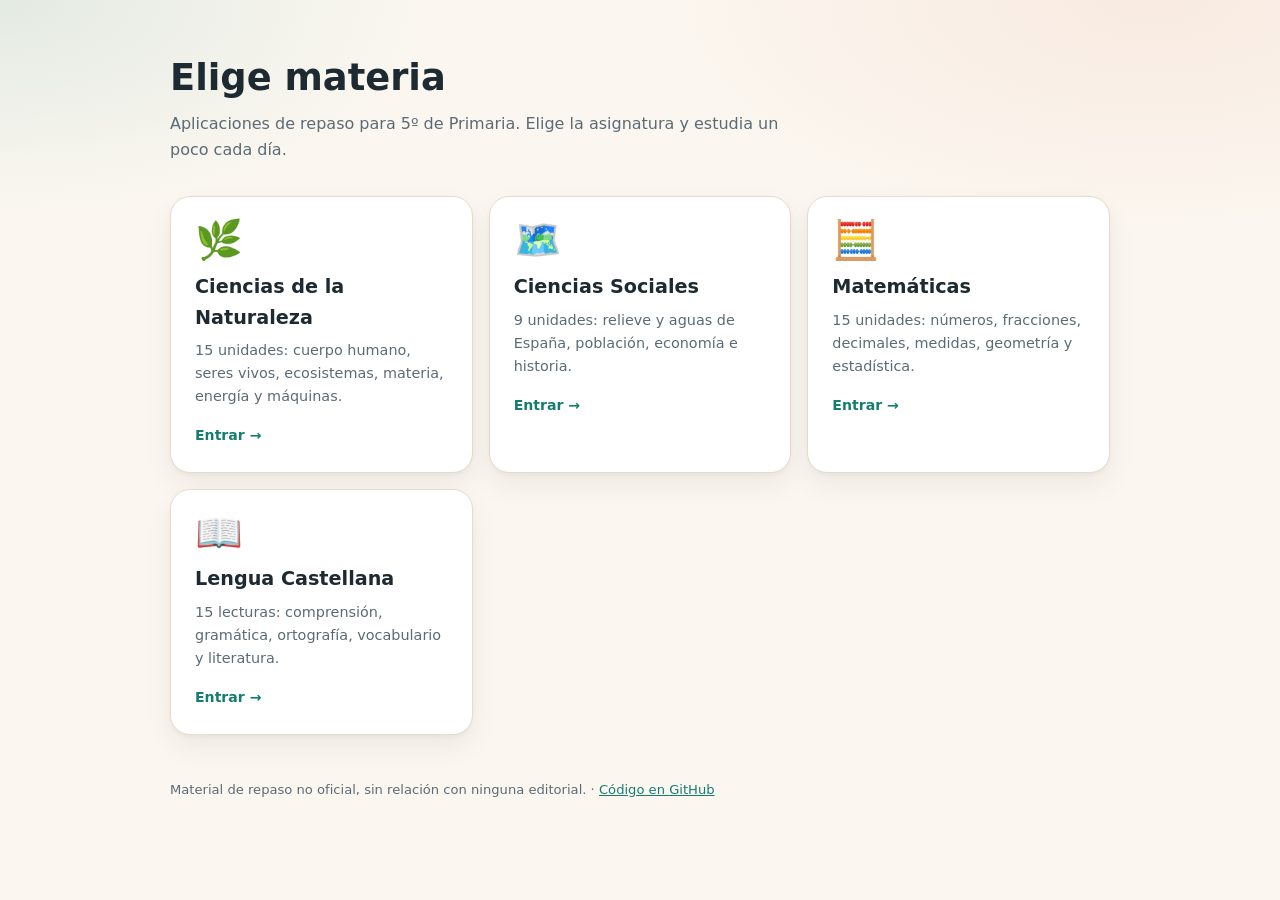
<file: materias.html>
<!DOCTYPE html>
<html lang="es">
<head>
<meta charset="utf-8">
<meta name="viewport" content="width=device-width, initial-scale=1">
<title>Elige materia · 5º de Primaria</title>
<meta name="description" content="Ciencias Naturales, Ciencias Sociales y Matemáticas de 5º de Primaria.">
<meta name="theme-color" content="#147d6f">
<link rel="icon" type="image/png" sizes="32x32" href="./icons/favicon-32.png">
<style>
:root{--fondo:#fbf7f0;--sup:#fff;--texto:#1e2a32;--suave:#5b6b75;--borde:#e6dccd;--pri:#147d6f}
*{box-sizing:border-box}
body{margin:0;min-height:100vh;background:
  radial-gradient(900px 420px at 90% 0%, rgba(224,122,95,.10), transparent 60%),
  radial-gradient(800px 400px at 0% 0%, rgba(20,125,111,.10), transparent 55%),
  var(--fondo);
  color:var(--texto);font:16px/1.6 system-ui,-apple-system,"Segoe UI",Roboto,Arial,sans-serif}
main{max-width:980px;margin:0 auto;padding:56px 20px 72px}
h1{font-size:clamp(1.7rem,4vw,2.3rem);line-height:1.2;margin:0 0 .3em}
p.lead{color:var(--suave);margin:0 0 34px;max-width:60ch}
.grid{display:grid;grid-template-columns:repeat(auto-fit,minmax(240px,1fr));gap:16px}
.card{display:block;background:var(--sup);border:1px solid var(--borde);border-radius:20px;padding:24px;text-decoration:none;color:inherit;box-shadow:0 2px 4px rgba(0,0,0,.04),0 12px 28px rgba(0,0,0,.06);transition:transform .15s ease,box-shadow .15s ease}
.card:hover{transform:translateY(-4px);box-shadow:0 16px 34px rgba(0,0,0,.10)}
.icono{font-size:2.4rem;line-height:1}
.card h2{font-size:1.2rem;margin:12px 0 6px}
.card p{color:var(--suave);font-size:.9rem;margin:0 0 14px}
.card span.go{color:var(--pri);font-weight:700;font-size:.88rem}
footer{margin-top:44px;color:var(--suave);font-size:.82rem}
footer a{color:var(--pri)}
</style>
</head>
<body>
<main>
<h1>Elige materia</h1>
<p class="lead">Aplicaciones de repaso para 5º de Primaria. Elige la asignatura y estudia un poco cada día.</p>
<div class="grid">
  <a class="card" href="./">
    <div class="icono">🌿</div>
    <h2>Ciencias de la Naturaleza</h2>
    <p>15 unidades: cuerpo humano, seres vivos, ecosistemas, materia, energía y máquinas.</p>
    <span class="go">Entrar →</span>
  </a>
  <a class="card" href="./sociales/">
    <div class="icono">🗺️</div>
    <h2>Ciencias Sociales</h2>
    <p>9 unidades: relieve y aguas de España, población, economía e historia.</p>
    <span class="go">Entrar →</span>
  </a>
  <a class="card" href="./matematicas/">
    <div class="icono">🧮</div>
    <h2>Matemáticas</h2>
    <p>15 unidades: números, fracciones, decimales, medidas, geometría y estadística.</p>
    <span class="go">Entrar →</span>
  </a>
  <a class="card" href="./lengua/">
    <div class="icono">📖</div>
    <h2>Lengua Castellana</h2>
    <p>15 lecturas: comprensión, gramática, ortografía, vocabulario y literatura.</p>
    <span class="go">Entrar →</span>
  </a>
</div>
<footer>
  <p>Material de repaso no oficial, sin relación con ninguna editorial. · <a href="https://github.com/amedgit/primaria5">Código en GitHub</a></p>
</footer>
</main>
</body>
</html>
</file>
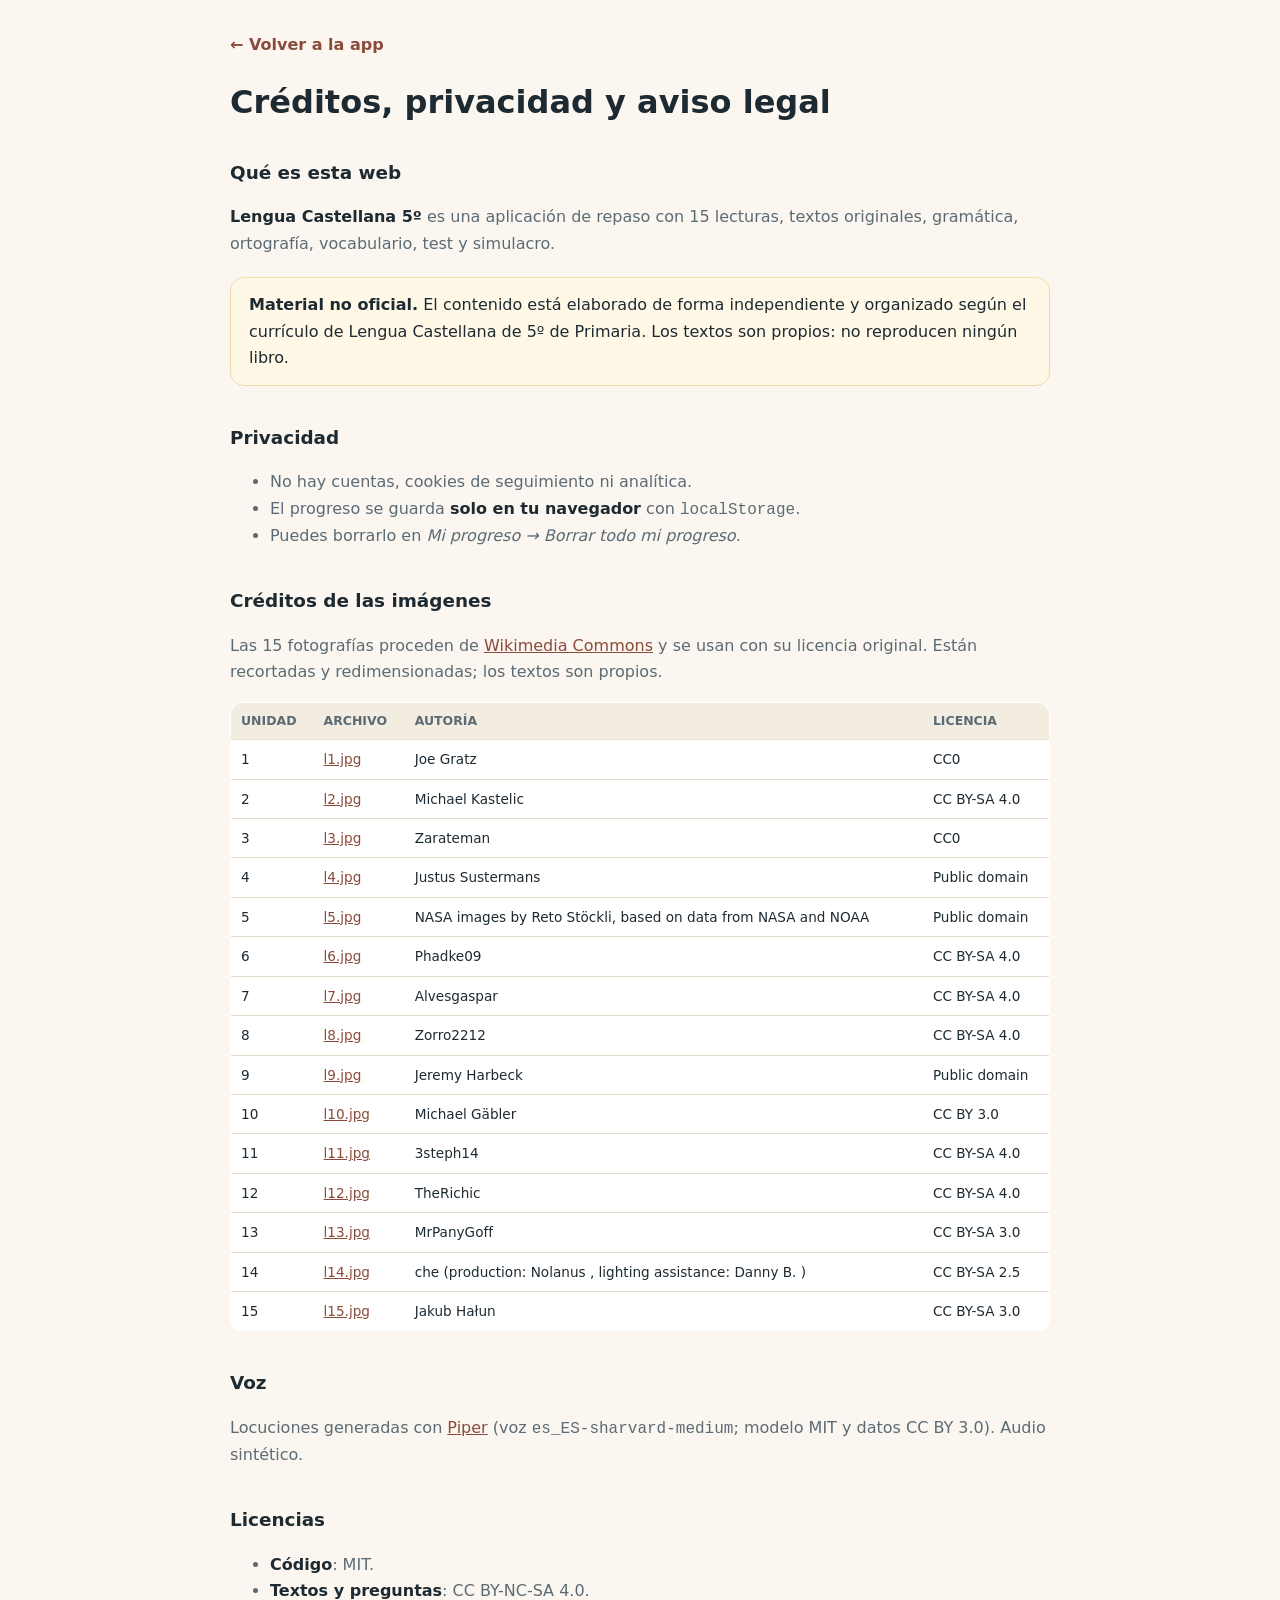
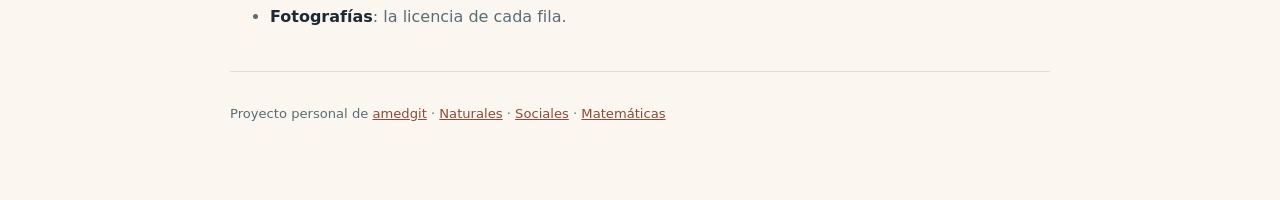
<file: lengua/creditos.html>
<!DOCTYPE html>
<html lang="es">
<head>
<meta charset="utf-8">
<meta name="viewport" content="width=device-width, initial-scale=1">
<title>Créditos, privacidad y aviso legal · Lengua 5º</title>
<meta name="theme-color" content="#8a4b3b">
<link rel="icon" type="image/png" sizes="32x32" href="./icons/favicon-32.png">
<style>
:root{--fondo:#fbf7f0;--texto:#1e2a32;--suave:#5b6b75;--borde:#e6dccd;--pri:#8a4b3b}
*{box-sizing:border-box}
body{margin:0;background:var(--fondo);color:var(--texto);font:16px/1.65 system-ui,-apple-system,"Segoe UI",Roboto,Arial,sans-serif}
main{max-width:860px;margin:0 auto;padding:32px 20px 64px}
a{color:var(--pri)}
h1{font-size:clamp(1.5rem,3.5vw,2rem);line-height:1.2;margin:.2em 0 .6em}
h2{font-size:1.15rem;margin:2em 0 .4em}
p,li{color:var(--suave)}
p strong,li strong{color:var(--texto)}
.volver{display:inline-block;margin-bottom:18px;font-weight:600;text-decoration:none}
.aviso{background:#fff8e6;border:1px solid #f0dca8;border-radius:14px;padding:14px 18px;margin:20px 0}
table{width:100%;border-collapse:collapse;font-size:.85rem;background:#fff;border:1px solid var(--borde);border-radius:12px;overflow:hidden}
th,td{text-align:left;padding:8px 10px;border-bottom:1px solid var(--borde);vertical-align:top}
th{background:#f3ece1;font-size:.78rem;text-transform:uppercase;color:#5b6b75}
.tabla-wrap{overflow-x:auto}
footer{margin-top:40px;padding-top:18px;border-top:1px solid var(--borde);font-size:.82rem}
</style>
</head>
<body>
<main>
<a class="volver" href="./">← Volver a la app</a>
<h1>Créditos, privacidad y aviso legal</h1>
<h2>Qué es esta web</h2>
<p><strong>Lengua Castellana 5º</strong> es una aplicación de repaso con 15 lecturas,
textos originales, gramática, ortografía, vocabulario, test y simulacro.</p>
<div class="aviso"><strong>Material no oficial.</strong> El contenido está elaborado de forma
independiente y organizado según el currículo de Lengua Castellana de 5º de Primaria.
Los textos son propios: no reproducen ningún libro.</div>
<h2>Privacidad</h2>
<ul>
<li>No hay cuentas, cookies de seguimiento ni analítica.</li>
<li>El progreso se guarda <strong>solo en tu navegador</strong> con <code>localStorage</code>.</li>
<li>Puedes borrarlo en <em>Mi progreso → Borrar todo mi progreso</em>.</li>
</ul>
<h2>Créditos de las imágenes</h2>
<p>Las 15 fotografías proceden de <a href="https://commons.wikimedia.org/">Wikimedia Commons</a>
y se usan con su licencia original. Están recortadas y redimensionadas; los textos son propios.</p>
<div class="tabla-wrap">
<table><thead><tr><th>Unidad</th><th>Archivo</th><th>Autoría</th><th>Licencia</th></tr></thead>
<tbody><tr><td>1</td><td><a href="https://commons.wikimedia.org/wiki/File:Courtroom_One_Gavel_-_Flickr_-_Joe_Gratz.jpg">l1.jpg</a></td><td>Joe Gratz</td><td>CC0</td></tr><tr><td>2</td><td><a href="https://commons.wikimedia.org/wiki/File:20170420_Beinecke_Rare_Book_Library_Interior_Yale_University_New_Haven_Connecticut.jpg">l2.jpg</a></td><td>Michael Kastelic</td><td>CC BY-SA 4.0</td></tr><tr><td>3</td><td><a href="https://commons.wikimedia.org/wiki/File:Cordoba_-_Medina_Azahara_07b.jpg">l3.jpg</a></td><td>Zarateman</td><td>CC0</td></tr><tr><td>4</td><td><a href="https://commons.wikimedia.org/wiki/File:Galileo_Galilei_(1564-1642)_RMG_BHC2700.tiff">l4.jpg</a></td><td>Justus Sustermans</td><td>Public domain</td></tr><tr><td>5</td><td><a href="https://commons.wikimedia.org/wiki/File:Blue_Marble_Eastern_Hemisphere.jpg">l5.jpg</a></td><td>NASA images by Reto Stöckli, based on data from NASA and NOAA</td><td>Public domain</td></tr><tr><td>6</td><td><a href="https://commons.wikimedia.org/wiki/File:Bat_flying_on_the_backdrop_of_Moon.jpg">l6.jpg</a></td><td>Phadke09</td><td>CC BY-SA 4.0</td></tr><tr><td>7</td><td><a href="https://commons.wikimedia.org/wiki/File:Apollo_%26_Daphne_September_2015-1a.jpg">l7.jpg</a></td><td>Alvesgaspar</td><td>CC BY-SA 4.0</td></tr><tr><td>8</td><td><a href="https://commons.wikimedia.org/wiki/File:Windmills_of_Consuegra_view_from_a_distance.jpg">l8.jpg</a></td><td>Zorro2212</td><td>CC BY-SA 4.0</td></tr><tr><td>9</td><td><a href="https://commons.wikimedia.org/wiki/File:Iceberg_in_North_Star_Bay,_Greenland.jpg">l9.jpg</a></td><td>Jeremy Harbeck</td><td>Public domain</td></tr><tr><td>10</td><td><a href="https://commons.wikimedia.org/wiki/File:Fallow_Deer_in_the_German_wood.jpg">l10.jpg</a></td><td>Michael Gäbler</td><td>CC BY 3.0</td></tr><tr><td>11</td><td><a href="https://commons.wikimedia.org/wiki/File:Jack_Russell_terrier_puppy.jpg">l11.jpg</a></td><td>3steph14</td><td>CC BY-SA 4.0</td></tr><tr><td>12</td><td><a href="https://commons.wikimedia.org/wiki/File:Spanish_Royal_Crown_1crop.jpg">l12.jpg</a></td><td>TheRichic</td><td>CC BY-SA 4.0</td></tr><tr><td>13</td><td><a href="https://commons.wikimedia.org/wiki/File:Spinning_wheel_-_Sopot.jpg">l13.jpg</a></td><td>MrPanyGoff</td><td>CC BY-SA 3.0</td></tr><tr><td>14</td><td><a href="https://commons.wikimedia.org/wiki/File:Chess_king_0998.jpg">l14.jpg</a></td><td>che (production: Nolanus , lighting assistance: Danny B. )</td><td>CC BY-SA 2.5</td></tr><tr><td>15</td><td><a href="https://commons.wikimedia.org/wiki/File:20090529_Great_Wall_8185.jpg">l15.jpg</a></td><td>Jakub Hałun</td><td>CC BY-SA 3.0</td></tr></tbody></table>
</div>
<h2>Voz</h2>
<p>Locuciones generadas con <a href="https://github.com/rhasspy/piper">Piper</a>
(voz <code>es_ES-sharvard-medium</code>; modelo MIT y datos CC BY 3.0). Audio sintético.</p>
<h2>Licencias</h2>
<ul><li><strong>Código</strong>: MIT.</li><li><strong>Textos y preguntas</strong>: CC BY-NC-SA 4.0.</li>
<li><strong>Fotografías</strong>: la licencia de cada fila.</li></ul>
<footer><p>Proyecto personal de <a href="https://github.com/amedgit">amedgit</a> ·
<a href="../">Naturales</a> · <a href="../sociales/">Sociales</a> · <a href="../matematicas/">Matemáticas</a></p></footer>
</main>
</body>
</html>
</file>
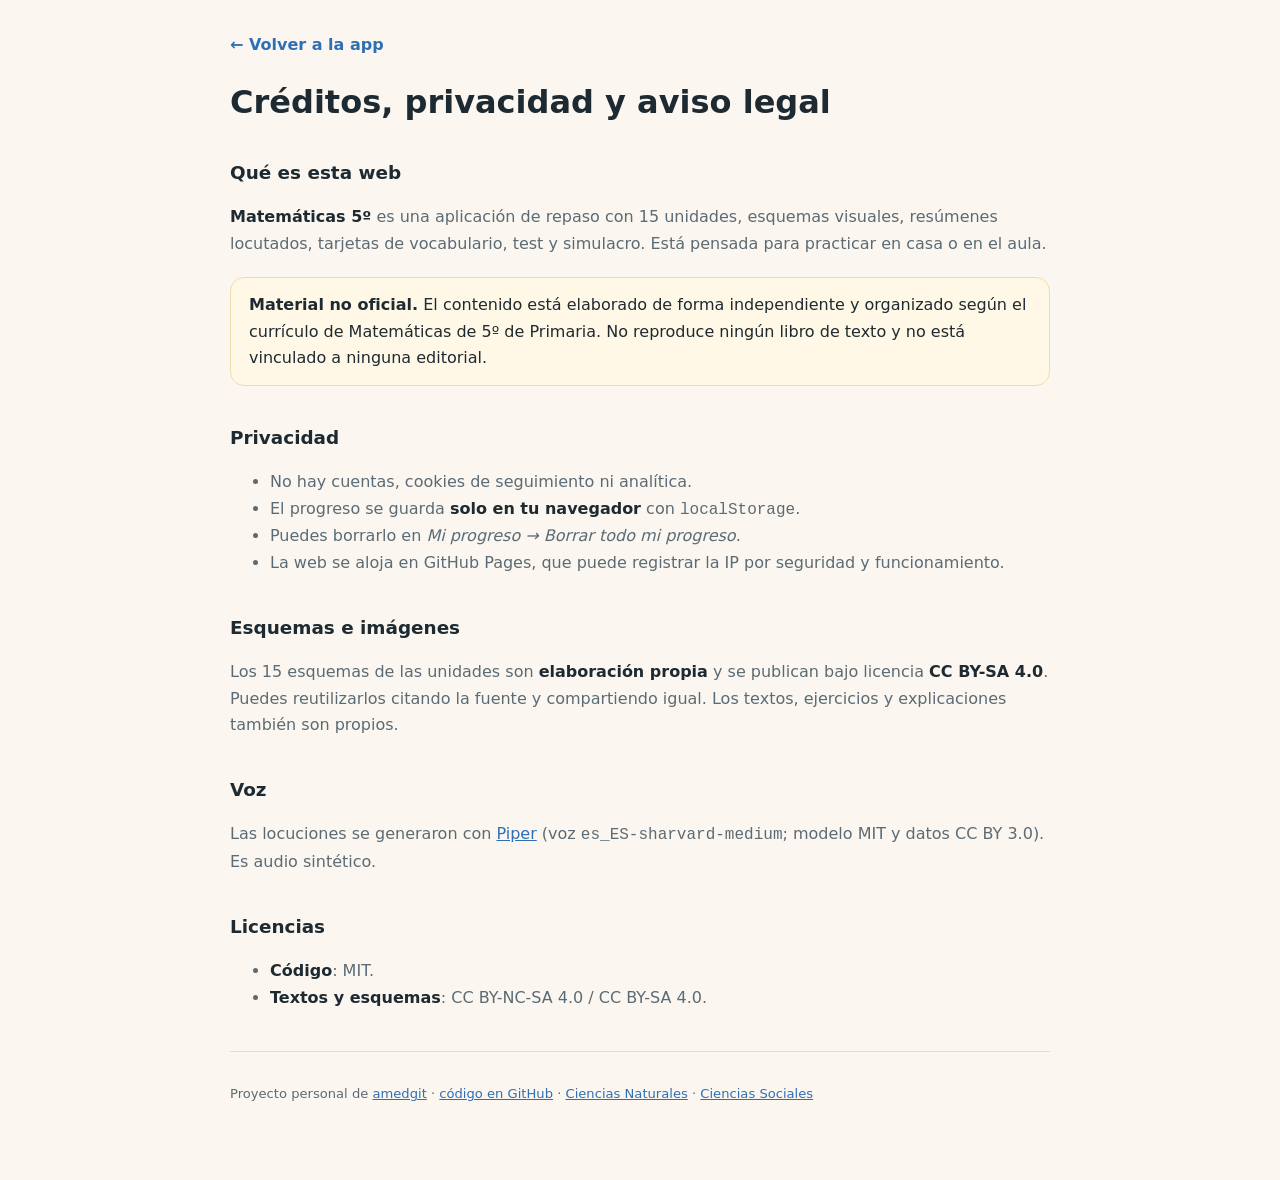
<file: matematicas/creditos.html>
<!DOCTYPE html>
<html lang="es">
<head>
<meta charset="utf-8">
<meta name="viewport" content="width=device-width, initial-scale=1">
<title>Créditos, privacidad y aviso legal · Matemáticas 5º</title>
<meta name="description" content="Créditos, privacidad y aviso legal de la app de Matemáticas de 5º.">
<meta name="theme-color" content="#2f6fb5">
<link rel="icon" type="image/png" sizes="32x32" href="./icons/favicon-32.png">
<style>
:root{--fondo:#fbf7f0;--texto:#1e2a32;--suave:#5b6b75;--borde:#e6dccd;--pri:#2f6fb5}
*{box-sizing:border-box}
body{margin:0;background:var(--fondo);color:var(--texto);font:16px/1.65 system-ui,-apple-system,"Segoe UI",Roboto,Arial,sans-serif}
main{max-width:860px;margin:0 auto;padding:32px 20px 64px}
a{color:var(--pri)}
h1{font-size:clamp(1.5rem,3.5vw,2rem);line-height:1.2;margin:.2em 0 .6em}
h2{font-size:1.15rem;margin:2em 0 .4em}
p,li{color:var(--suave)}
p strong,li strong{color:var(--texto)}
.volver{display:inline-block;margin-bottom:18px;font-weight:600;text-decoration:none}
.aviso{background:#fff8e6;border:1px solid #f0dca8;border-radius:14px;padding:14px 18px;margin:20px 0}
footer{margin-top:40px;padding-top:18px;border-top:1px solid var(--borde);font-size:.82rem}
</style>
</head>
<body>
<main>
<a class="volver" href="./">← Volver a la app</a>
<h1>Créditos, privacidad y aviso legal</h1>

<h2>Qué es esta web</h2>
<p><strong>Matemáticas 5º</strong> es una aplicación de repaso con 15 unidades,
esquemas visuales, resúmenes locutados, tarjetas de vocabulario, test y simulacro.
Está pensada para practicar en casa o en el aula.</p>

<div class="aviso"><strong>Material no oficial.</strong> El contenido está elaborado de forma
independiente y organizado según el currículo de Matemáticas de 5º de Primaria.
No reproduce ningún libro de texto y no está vinculado a ninguna editorial.</div>

<h2>Privacidad</h2>
<ul>
<li>No hay cuentas, cookies de seguimiento ni analítica.</li>
<li>El progreso se guarda <strong>solo en tu navegador</strong> con <code>localStorage</code>.</li>
<li>Puedes borrarlo en <em>Mi progreso → Borrar todo mi progreso</em>.</li>
<li>La web se aloja en GitHub Pages, que puede registrar la IP por seguridad y funcionamiento.</li>
</ul>

<h2>Esquemas e imágenes</h2>
<p>Los 15 esquemas de las unidades son <strong>elaboración propia</strong> y se publican bajo
licencia <strong>CC BY-SA 4.0</strong>. Puedes reutilizarlos citando la fuente y compartiendo
igual. Los textos, ejercicios y explicaciones también son propios.</p>

<h2>Voz</h2>
<p>Las locuciones se generaron con <a href="https://github.com/rhasspy/piper">Piper</a>
(voz <code>es_ES-sharvard-medium</code>; modelo MIT y datos CC BY 3.0). Es audio sintético.</p>

<h2>Licencias</h2>
<ul>
<li><strong>Código</strong>: MIT.</li>
<li><strong>Textos y esquemas</strong>: CC BY-NC-SA 4.0 / CC BY-SA 4.0.</li>
</ul>

<footer>
<p>Proyecto personal de <a href="https://github.com/amedgit">amedgit</a> ·
<a href="https://github.com/amedgit/primaria5">código en GitHub</a> ·
<a href="../">Ciencias Naturales</a> · <a href="../sociales/">Ciencias Sociales</a></p>
</footer>
</main>
</body>
</html>
</file>
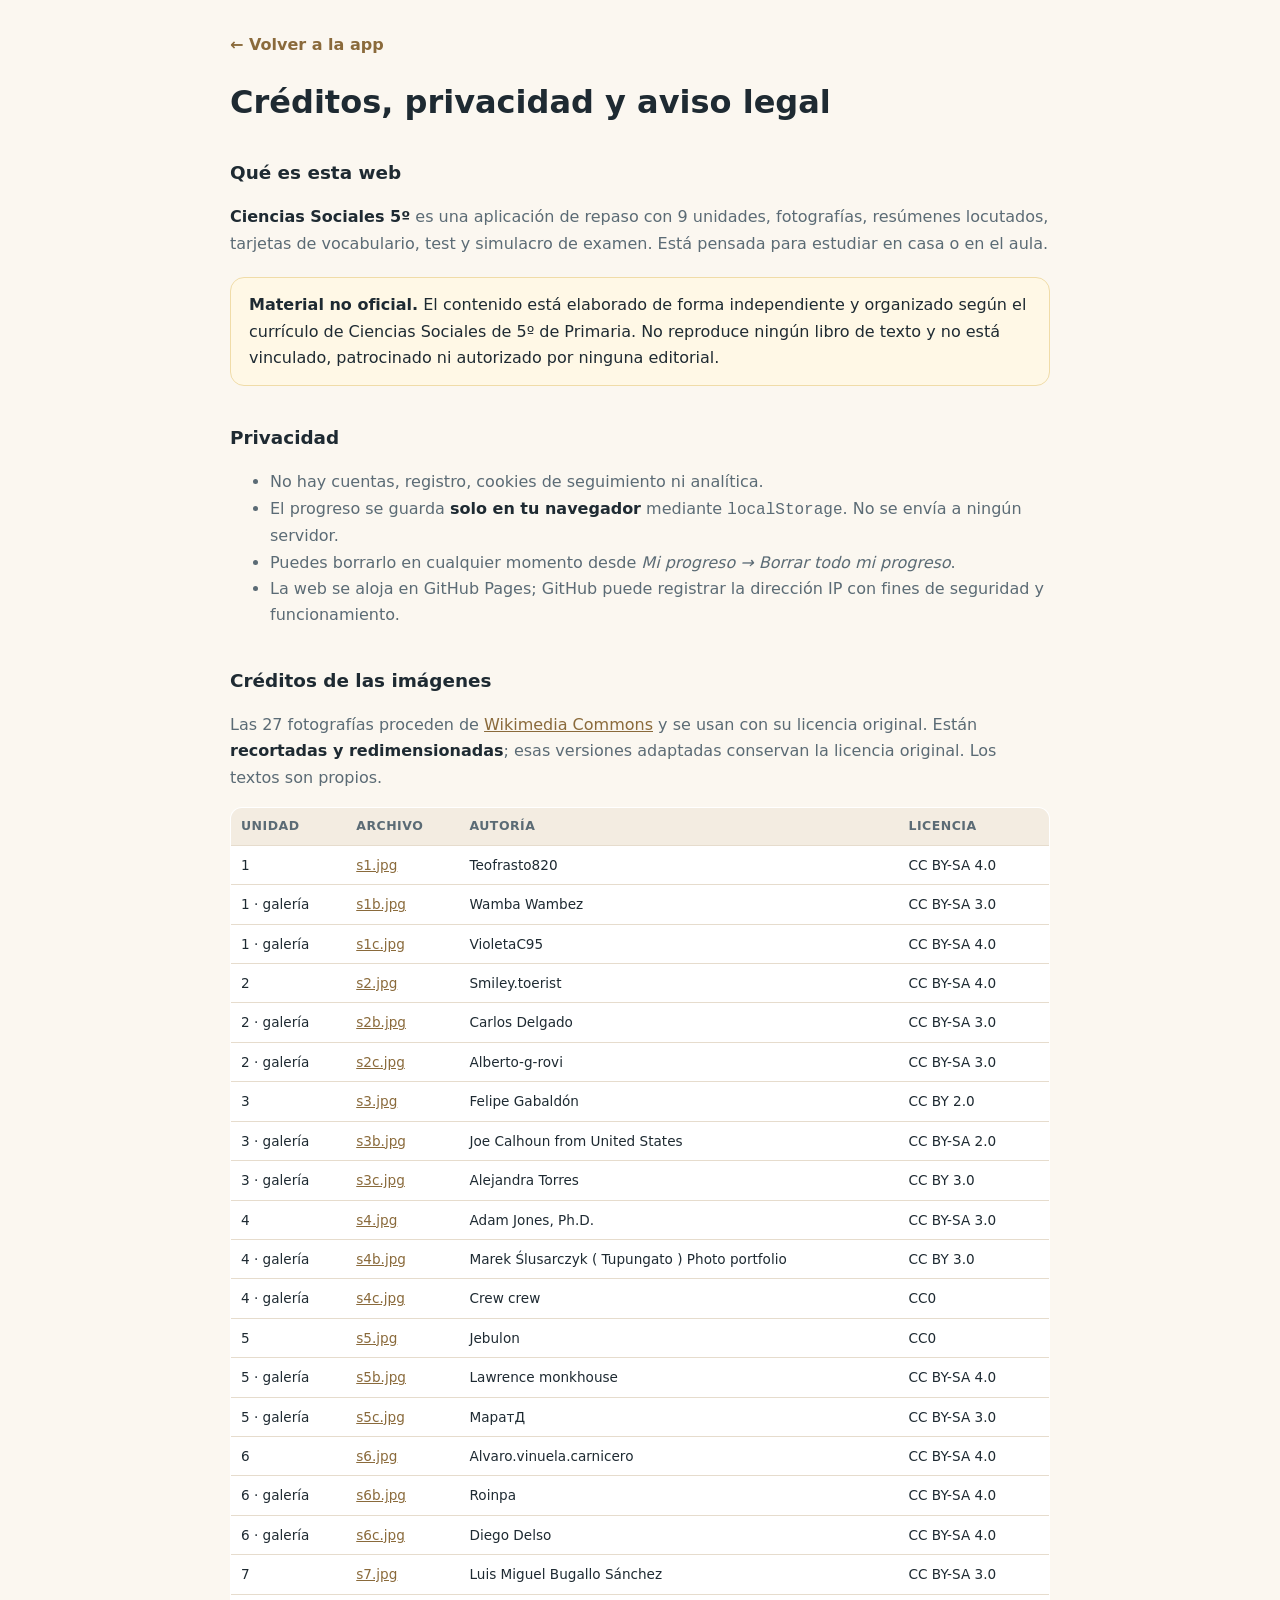
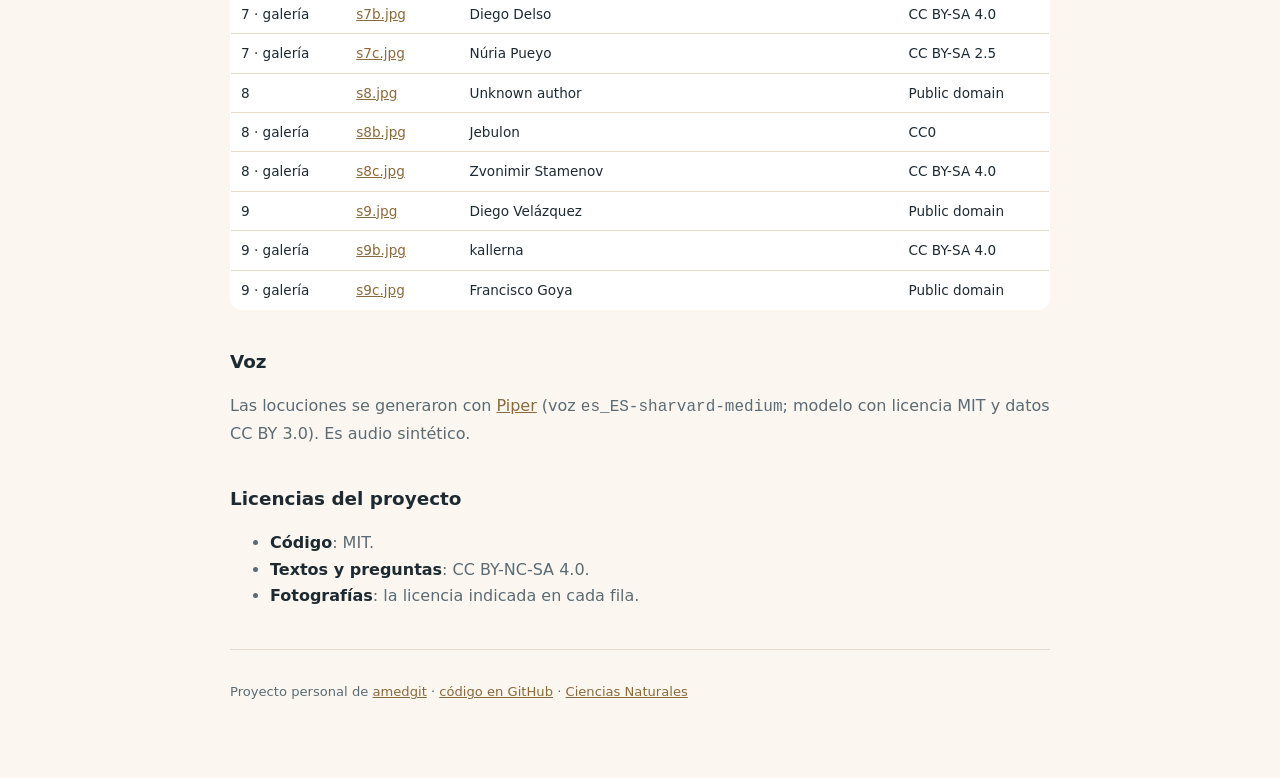
<file: sociales/creditos.html>
<!DOCTYPE html>
<html lang="es">
<head>
<meta charset="utf-8">
<meta name="viewport" content="width=device-width, initial-scale=1">
<title>Créditos, privacidad y aviso legal · Ciencias Sociales 5º</title>
<meta name="description" content="Créditos de las imágenes, licencias, privacidad y aviso legal de la app de Ciencias Sociales de 5º.">
<meta name="theme-color" content="#8a6a3b">
<link rel="icon" type="image/png" sizes="32x32" href="./icons/favicon-32.png">
<style>
:root{--fondo:#fbf7f0;--sup:#fff;--texto:#1e2a32;--suave:#5b6b75;--borde:#e6dccd;--pri:#8a6a3b}
*{box-sizing:border-box}
body{margin:0;background:var(--fondo);color:var(--texto);font:16px/1.65 system-ui,-apple-system,"Segoe UI",Roboto,Arial,sans-serif}
main{max-width:860px;margin:0 auto;padding:32px 20px 64px}
a{color:var(--pri)}
h1{font-size:clamp(1.5rem,3.5vw,2rem);line-height:1.2;margin:.2em 0 .6em}
h2{font-size:1.15rem;margin:2em 0 .4em}
p,li{color:var(--suave)}
p strong,li strong{color:var(--texto)}
.volver{display:inline-block;margin-bottom:18px;font-weight:600;text-decoration:none}
.aviso{background:#fff8e6;border:1px solid #f0dca8;border-radius:14px;padding:14px 18px;margin:20px 0}
table{width:100%;border-collapse:collapse;font-size:.85rem;background:var(--sup);border:1px solid var(--borde);border-radius:12px;overflow:hidden}
th,td{text-align:left;padding:8px 10px;border-bottom:1px solid var(--borde);vertical-align:top}
th{background:#f3ece1;font-size:.78rem;text-transform:uppercase;letter-spacing:.04em;color:#5b6b75}
tr:last-child td{border-bottom:0}
.tabla-wrap{overflow-x:auto;-webkit-overflow-scrolling:touch}
footer{margin-top:40px;padding-top:18px;border-top:1px solid var(--borde);font-size:.82rem}
</style>
</head>
<body>
<main>
<a class="volver" href="./">← Volver a la app</a>
<h1>Créditos, privacidad y aviso legal</h1>

<h2>Qué es esta web</h2>
<p><strong>Ciencias Sociales 5º</strong> es una aplicación de repaso con 9 unidades,
fotografías, resúmenes locutados, tarjetas de vocabulario, test y simulacro de examen.
Está pensada para estudiar en casa o en el aula.</p>

<div class="aviso"><strong>Material no oficial.</strong> El contenido está elaborado de forma
independiente y organizado según el currículo de Ciencias Sociales de 5º de Primaria.
No reproduce ningún libro de texto y no está vinculado, patrocinado ni autorizado por ninguna
editorial.</div>

<h2>Privacidad</h2>
<ul>
<li>No hay cuentas, registro, cookies de seguimiento ni analítica.</li>
<li>El progreso se guarda <strong>solo en tu navegador</strong> mediante <code>localStorage</code>.
No se envía a ningún servidor.</li>
<li>Puedes borrarlo en cualquier momento desde <em>Mi progreso → Borrar todo mi progreso</em>.</li>
<li>La web se aloja en GitHub Pages; GitHub puede registrar la dirección IP con fines de
seguridad y funcionamiento.</li>
</ul>

<h2>Créditos de las imágenes</h2>
<p>Las 27 fotografías proceden de <a href="https://commons.wikimedia.org/">Wikimedia Commons</a>
y se usan con su licencia original. Están <strong>recortadas y redimensionadas</strong>;
esas versiones adaptadas conservan la licencia original. Los textos son propios.</p>
<div class="tabla-wrap">
<table>
<thead><tr><th>Unidad</th><th>Archivo</th><th>Autoría</th><th>Licencia</th></tr></thead>
<tbody>
<tr><td>1</td><td><a href="https://commons.wikimedia.org/wiki/File:Picos_de_Europa_vistos_desde_la_Fuente_del_Chivo.jpg">s1.jpg</a></td><td>Teofrasto820</td><td>CC BY-SA 4.0</td></tr><tr><td>1 · galería</td><td><a href="https://commons.wikimedia.org/wiki/File:TIERRA_DE_CAMPOS_-_panoramio.jpg">s1b.jpg</a></td><td>Wamba Wambez</td><td>CC BY-SA 3.0</td></tr><tr><td>1 · galería</td><td><a href="https://commons.wikimedia.org/wiki/File:Playa_de_los_Genoveses_en_el_Cabo_de_Gata_(Almer%C3%ADa,_Espa%C3%B1a).jpg">s1c.jpg</a></td><td>VioletaC95</td><td>CC BY-SA 4.0</td></tr><tr><td>2</td><td><a href="https://commons.wikimedia.org/wiki/File:Zaragoza_Ebro_2015.jpg">s2.jpg</a></td><td>Smiley.toerist</td><td>CC BY-SA 4.0</td></tr><tr><td>2 · galería</td><td><a href="https://commons.wikimedia.org/wiki/File:EmbalseDeBurguillo_(retouched).jpg">s2b.jpg</a></td><td>Carlos Delgado</td><td>CC BY-SA 3.0</td></tr><tr><td>2 · galería</td><td><a href="https://commons.wikimedia.org/wiki/File:Delta_del_ebro_(10).JPG">s2c.jpg</a></td><td>Alberto-g-rovi</td><td>CC BY-SA 3.0</td></tr><tr><td>3</td><td><a href="https://commons.wikimedia.org/wiki/File:Vista_de_Madrid_desde_el_C%C3%ADrculo_de_Bellas_Artes_02.jpg">s3.jpg</a></td><td>Felipe Gabaldón</td><td>CC BY 2.0</td></tr><tr><td>3 · galería</td><td><a href="https://commons.wikimedia.org/wiki/File:Puerta_del_Sol_(Madrid)_05.jpg">s3b.jpg</a></td><td>Joe Calhoun from United States</td><td>CC BY-SA 2.0</td></tr><tr><td>3 · galería</td><td><a href="https://commons.wikimedia.org/wiki/File:Sunset_In_Frigiliana_(240120015).jpeg">s3c.jpg</a></td><td>Alejandra Torres</td><td>CC BY 3.0</td></tr><tr><td>4</td><td><a href="https://commons.wikimedia.org/wiki/File:Woman_Reading_at_Market_Stall_-_Granada_-_Spain.jpg">s4.jpg</a></td><td>Adam Jones, Ph.D.</td><td>CC BY-SA 3.0</td></tr><tr><td>4 · galería</td><td><a href="https://commons.wikimedia.org/wiki/File:001_Car_factory_assembly_line_-_Opel_factory_in_Gliwice,_Poland.jpg">s4b.jpg</a></td><td>Marek Ślusarczyk ( Tupungato ) Photo portfolio</td><td>CC BY 3.0</td></tr><tr><td>4 · galería</td><td><a href="https://commons.wikimedia.org/wiki/File:Working_in_open_office_space_(Unsplash).jpg">s4c.jpg</a></td><td>Crew crew</td><td>CC0</td></tr><tr><td>5</td><td><a href="https://commons.wikimedia.org/wiki/File:Olive_trees_almond_trees_near_Arenas_del_Rey,_Andalusia,_Spain.jpg">s5.jpg</a></td><td>Jebulon</td><td>CC0</td></tr><tr><td>5 · galería</td><td><a href="https://commons.wikimedia.org/wiki/File:Windsor_Car_Assembly_Plant_about_1990.jpg">s5b.jpg</a></td><td>Lawrence monkhouse</td><td>CC BY-SA 4.0</td></tr><tr><td>5 · galería</td><td><a href="https://commons.wikimedia.org/wiki/File:Lloret_de_Mar_beach,_Costa_Brava,_Spain..JPG">s5c.jpg</a></td><td>МаратД</td><td>CC BY-SA 3.0</td></tr><tr><td>6</td><td><a href="https://commons.wikimedia.org/wiki/File:Mezquita_cordoba_arcos_flotantes.jpg">s6.jpg</a></td><td>Alvaro.vinuela.carnicero</td><td>CC BY-SA 4.0</td></tr><tr><td>6 · galería</td><td><a href="https://commons.wikimedia.org/wiki/File:SAN_JUAN_DE_BA%C3%91OS.JPG">s6b.jpg</a></td><td>Roinpa</td><td>CC BY-SA 4.0</td></tr><tr><td>6 · galería</td><td><a href="https://commons.wikimedia.org/wiki/File:Alcazaba,_M%C3%A1laga,_Espa%C3%B1a,_2023-05-20,_DD_98.jpg">s6c.jpg</a></td><td>Diego Delso</td><td>CC BY-SA 4.0</td></tr><tr><td>7</td><td><a href="https://commons.wikimedia.org/wiki/File:2010-Catedral_de_Santiago_de_Compostela-Galicia_(Spain)_3.jpg">s7.jpg</a></td><td>Luis Miguel Bugallo Sánchez</td><td>CC BY-SA 3.0</td></tr><tr><td>7 · galería</td><td><a href="https://commons.wikimedia.org/wiki/File:Castillo_de_Loarre,_Loarre,_Huesca,_Espa%C3%B1a,_2015-01-06,_DD_05.JPG">s7b.jpg</a></td><td>Diego Delso</td><td>CC BY-SA 4.0</td></tr><tr><td>7 · galería</td><td><a href="https://commons.wikimedia.org/wiki/File:Taull001.jpg">s7c.jpg</a></td><td>Núria Pueyo</td><td>CC BY-SA 2.5</td></tr><tr><td>8</td><td><a href="https://commons.wikimedia.org/wiki/File:Barcelona_-_Replica_of_Santa_Maria_Caravel.jpg">s8.jpg</a></td><td>Unknown author</td><td>Public domain</td></tr><tr><td>8 · galería</td><td><a href="https://commons.wikimedia.org/wiki/File:Patio_de_los_Arrayanes_detail_Alhambra_Granada_Spain.jpg">s8b.jpg</a></td><td>Jebulon</td><td>CC0</td></tr><tr><td>8 · galería</td><td><a href="https://commons.wikimedia.org/wiki/File:Monasterio_de_El_Escorial_en_Madrid.jpg">s8c.jpg</a></td><td>Zvonimir Stamenov</td><td>CC BY-SA 4.0</td></tr><tr><td>9</td><td><a href="https://commons.wikimedia.org/wiki/File:Las_Meninas_01.jpg">s9.jpg</a></td><td>Diego Velázquez</td><td>Public domain</td></tr><tr><td>9 · galería</td><td><a href="https://commons.wikimedia.org/wiki/File:Royal_Palace_of_Madrid_east_facade_1.jpg">s9b.jpg</a></td><td>kallerna</td><td>CC BY-SA 4.0</td></tr><tr><td>9 · galería</td><td><a href="https://commons.wikimedia.org/wiki/File:El_quitasol,_Francisco_Goya.jpg">s9c.jpg</a></td><td>Francisco Goya</td><td>Public domain</td></tr>
</tbody>
</table>
</div>

<h2>Voz</h2>
<p>Las locuciones se generaron con <a href="https://github.com/rhasspy/piper">Piper</a>
(voz <code>es_ES-sharvard-medium</code>; modelo con licencia MIT y datos CC BY 3.0).
Es audio sintético.</p>

<h2>Licencias del proyecto</h2>
<ul>
<li><strong>Código</strong>: MIT.</li>
<li><strong>Textos y preguntas</strong>: CC BY-NC-SA 4.0.</li>
<li><strong>Fotografías</strong>: la licencia indicada en cada fila.</li>
</ul>

<footer>
<p>Proyecto personal de <a href="https://github.com/amedgit">amedgit</a> ·
<a href="https://github.com/amedgit/primaria5">código en GitHub</a> ·
<a href="../">Ciencias Naturales</a></p>
</footer>
</main>
</body>
</html>
</file>
<file: styles.css>
/* ============================================================
   CIENCIAS 5º · estilos
   ============================================================ */

:root {
  --fondo: #fbf7f0;
  --fondo-2: #f3ece1;
  --superficie: #ffffff;
  --texto: #1e2a32;
  --texto-suave: #5b6b75;
  --borde: #e6dccd;
  --primario: #147d6f;
  --primario-osc: #0f6358;
  --primario-suave: #e3f3ef;
  --acento: #e07a5f;
  --ok: #1f8a4c;
  --ok-fondo: #e4f6ea;
  --ko: #c0392b;
  --ko-fondo: #fdeaea;
  --sombra: 0 2px 4px rgba(30, 42, 50, .05), 0 10px 26px rgba(30, 42, 50, .07);
  --radio: 18px;
  --radio-sm: 12px;
}

html[data-tema="oscuro"] {
  --fondo: #12171c;
  --fondo-2: #171e25;
  --superficie: #1c242c;
  --texto: #e9eef3;
  --texto-suave: #a3b0ba;
  --borde: #2c3741;
  --primario: #45c2ad;
  --primario-osc: #6fd8c6;
  --primario-suave: #173832;
  --acento: #f0957a;
  --ok: #57d68a;
  --ok-fondo: #15301f;
  --ko: #ff8b7e;
  --ko-fondo: #361a17;
  --sombra: 0 2px 4px rgba(0, 0, 0, .3), 0 12px 28px rgba(0, 0, 0, .35);
}

* { box-sizing: border-box; }

html { scroll-behavior: smooth; }

body {
  margin: 0;
  font-family: system-ui, -apple-system, "Segoe UI", Roboto, "Helvetica Neue", Arial, sans-serif;
  background:
    radial-gradient(1100px 500px at 85% -10%, rgba(224, 122, 95, .10), transparent 60%),
    radial-gradient(900px 480px at -10% 0%, rgba(20, 125, 111, .10), transparent 55%),
    var(--fondo);
  color: var(--texto);
  line-height: 1.6;
  -webkit-font-smoothing: antialiased;
  min-height: 100vh;
}

h1, h2, h3 { line-height: 1.2; letter-spacing: -.015em; margin: 0 0 .4em; }
h1, h2 { scroll-margin-top: 84px; }
h1 { font-size: clamp(1.6rem, 3.4vw, 2.35rem); }
h2 { font-size: clamp(1.15rem, 2vw, 1.4rem); }
p { margin: 0 0 .8em; }
p:last-child { margin-bottom: 0; }
b, strong { font-weight: 700; }

.saltar {
  position: absolute; left: -999px; top: 8px; z-index: 100;
  background: var(--primario); color: #fff; padding: 10px 16px; border-radius: 10px;
}
.saltar:focus { left: 12px; }

.sr-only {
  position: absolute; width: 1px; height: 1px; padding: 0; margin: -1px;
  overflow: hidden; clip: rect(0 0 0 0); white-space: nowrap; border: 0;
}

/* ---------- barra superior ---------- */
.barra {
  position: sticky; top: 0; z-index: 40;
  display: flex; align-items: center; gap: 14px;
  padding: 10px clamp(14px, 4vw, 38px);
  background: color-mix(in srgb, var(--fondo) 86%, transparent);
  backdrop-filter: blur(12px);
  border-bottom: 1px solid var(--borde);
}

.marca {
  display: flex; align-items: center; gap: 10px;
  background: none; border: 0; padding: 4px 6px; border-radius: 12px;
  cursor: pointer; color: inherit; text-align: left;
}
.marca:hover { background: var(--fondo-2); }
.marca-icono { font-size: 1.6rem; line-height: 1; }
.marca-texto { display: flex; flex-direction: column; }
.marca-texto strong { font-size: .95rem; letter-spacing: -.01em; }
.marca-corta { display: none; }
.marca-texto small { color: var(--texto-suave); font-size: .75rem; }

.nav { display: flex; gap: 4px; margin-left: auto; }
.nav-btn {
  background: none; border: 0; color: var(--texto-suave); font: inherit; font-weight: 600;
  padding: 8px 14px; border-radius: 999px; cursor: pointer;
}
.nav-btn:hover { background: var(--fondo-2); color: var(--texto); }

.stats { display: flex; align-items: center; gap: 8px; }
.stat {
  display: inline-flex; align-items: center; gap: 5px;
  background: var(--superficie); border: 1px solid var(--borde);
  padding: 5px 11px; border-radius: 999px; font-size: .85rem;
  box-shadow: 0 1px 2px rgba(0, 0, 0, .04);
}
.stat b { font-variant-numeric: tabular-nums; }

.icono-btn {
  width: 40px; height: 40px; border-radius: 50%;
  border: 1px solid var(--borde); background: var(--superficie);
  font-size: 1.05rem; cursor: pointer; display: grid; place-items: center;
}
.icono-btn:hover { background: var(--fondo-2); }

.materia {
  display: inline-flex; align-items: center; gap: 6px;
  margin-left: 6px; padding: 7px 12px; border-radius: 999px;
  font-size: .8rem; font-weight: 650; text-decoration: none; white-space: nowrap;
  color: var(--primario);
  background: var(--primario-suave);
  border: 1px solid color-mix(in srgb, var(--primario) 30%, var(--borde));
}
.materia:hover { background: color-mix(in srgb, var(--primario) 18%, var(--superficie)); }

/* ---------- layout ---------- */
main {
  width: min(1120px, 100%);
  margin: 0 auto;
  padding: clamp(20px, 4vw, 44px) clamp(14px, 4vw, 32px) 70px;
  outline: none;
}

.pie {
  width: min(1120px, 100%);
  margin: 0 auto;
  padding: 26px clamp(14px, 4vw, 32px) 40px;
  border-top: 1px solid var(--borde);
  color: var(--texto-suave); font-size: .82rem;
}
.pie-mini { margin-top: 4px; }

.enlace {
  background: none; border: 0; padding: 0; font: inherit;
  color: var(--primario); text-decoration: underline; cursor: pointer;
}

.mini { color: var(--texto-suave); font-size: .85rem; margin: 0; }
.etiqueta {
  display: inline-block; font-size: .74rem; font-weight: 700; letter-spacing: .06em;
  text-transform: uppercase; color: var(--primario);
  background: var(--primario-suave); padding: 4px 10px; border-radius: 999px;
  margin-bottom: 10px;
}

/* ---------- botones ---------- */
.btn {
  font: inherit; font-weight: 650; cursor: pointer;
  border-radius: 999px; border: 1px solid transparent;
  padding: 11px 20px; min-height: 44px;
  display: inline-flex; align-items: center; justify-content: center; gap: 8px;
  transition: transform .12s ease, background .15s ease, box-shadow .15s ease;
}
.btn:active { transform: translateY(1px) scale(.995); }
.btn:disabled { opacity: .5; cursor: not-allowed; }
.btn:focus-visible, .nav-btn:focus-visible, .icono-btn:focus-visible,
.opcion:focus-visible, .tarjeta-vocab:focus-visible, .fila-progreso:focus-visible,
.marca:focus-visible, .btn-volver:focus-visible, .enlace:focus-visible {
  outline: 3px solid var(--primario);
  outline-offset: 3px;
  box-shadow: 0 0 0 6px var(--fondo);
}

.btn-primario {
  background: var(--primario); color: #fff;
  box-shadow: 0 6px 16px color-mix(in srgb, var(--primario) 28%, transparent);
}
.btn-primario:hover { background: var(--primario-osc); }
.btn-secundario {
  background: var(--superficie); color: var(--texto); border-color: var(--borde);
}
.btn-secundario:hover { background: var(--fondo-2); }
.btn-peligro { background: transparent; color: var(--ko); border-color: color-mix(in srgb, var(--ko) 40%, transparent); }
.btn-peligro:hover { background: var(--ko-fondo); }
.btn-grande { padding: 14px 28px; font-size: 1.05rem; }

.btn-volver {
  background: none; border: 0; font: inherit; font-weight: 600; color: var(--texto-suave);
  padding: 8px 4px; cursor: pointer; border-radius: 8px;
}
.btn-volver:hover { color: var(--primario); }
.migas { margin-bottom: 12px; }

/* ---------- hero ---------- */
.hero {
  display: grid; grid-template-columns: 1.35fr .65fr; gap: 30px; align-items: center;
  background: linear-gradient(140deg, var(--superficie), color-mix(in srgb, var(--primario-suave) 55%, var(--superficie)));
  border: 1px solid var(--borde); border-radius: calc(var(--radio) + 10px);
  padding: clamp(24px, 4vw, 46px);
  box-shadow: var(--sombra);
  margin-bottom: 42px;
}
.hero h1 { margin-bottom: .35em; max-width: 18ch; }
.acento { color: var(--primario); }
.lead { color: var(--texto-suave); font-size: clamp(.98rem, 1.4vw, 1.08rem); max-width: 56ch; }

.hero-acciones { display: flex; flex-wrap: wrap; gap: 10px; margin: 22px 0 26px; }

.hero-datos { display: flex; flex-wrap: wrap; gap: 26px; }
.hero-datos div { display: flex; flex-direction: column; }
.hero-datos strong { font-size: 1.3rem; }
.hero-datos span { font-size: .78rem; color: var(--texto-suave); }

.hero-ilustracion {
  display: grid; grid-template-columns: repeat(2, 1fr); gap: 10px;
  font-size: clamp(2rem, 5vw, 3.1rem); line-height: 1;
  justify-items: center;
}
.hero-ilustracion span {
  display: grid; place-items: center;
  width: 100%; aspect-ratio: 1; max-width: 108px;
  background: var(--superficie); border: 1px solid var(--borde);
  border-radius: 24px; box-shadow: 0 4px 14px rgba(0, 0, 0, .05);
  transform: rotate(-3deg);
}
.hero-ilustracion span:nth-child(even) { transform: rotate(3deg); }

/* ---------- secciones ---------- */
.seccion-cab {
  display: flex; align-items: baseline; justify-content: space-between;
  gap: 12px; flex-wrap: wrap; margin-bottom: 16px;
}
.seccion-cab h2 { margin: 0; }

.grid-unidades {
  display: grid;
  grid-template-columns: repeat(auto-fill, minmax(196px, 1fr));
  gap: 14px;
}

.tarjeta-unidad { margin: 0; }
.unidad-btn {
  width: 100%; height: 100%;
  display: flex; flex-direction: column; text-align: left;
  font: inherit; color: inherit; cursor: pointer;
  background: var(--superficie); border: 1px solid var(--borde);
  border-radius: var(--radio); padding: 0; overflow: hidden;
  box-shadow: 0 1px 2px rgba(0, 0, 0, .04);
  transition: transform .15s ease, box-shadow .15s ease, border-color .15s ease;
  border-top: 4px solid var(--c);
}
.unidad-btn:hover {
  transform: translateY(-3px);
  box-shadow: var(--sombra);
  border-color: color-mix(in srgb, var(--c) 40%, var(--borde));
}
.unidad-foto {
  display: block; width: 100%; height: 104px; object-fit: cover;
  background: var(--fondo-2); transition: transform .4s ease;
}
.unidad-btn:hover .unidad-foto { transform: scale(1.04); }
.unidad-cuerpo { display: flex; flex-direction: column; flex: 1; width: 100%; padding: 12px 14px 14px; }
.unidad-top { display: flex; align-items: center; justify-content: space-between; }
.unidad-emoji { font-size: 1.45rem; line-height: 1; }
.unidad-num {
  font-size: .68rem; font-weight: 700; letter-spacing: .07em; text-transform: uppercase;
  color: var(--texto-suave);
}
.unidad-titulo {
  font-weight: 700; font-size: .98rem; line-height: 1.3; margin: 4px 0 8px;
  min-height: 2.5em;
}
.unidad-pie { display: flex; align-items: center; justify-content: space-between; gap: 6px; margin-top: auto; }
.unidad-pct { font-size: .78rem; color: var(--texto-suave); font-variant-numeric: tabular-nums; }

.estrellas { letter-spacing: 1px; font-size: .95rem; }
.estrellas .on { color: #f2b01e; }
.estrellas .off { color: color-mix(in srgb, var(--texto-suave) 35%, transparent); }

.barra-mini {
  display: block; width: 100%; height: 6px; border-radius: 999px;
  background: var(--fondo-2); overflow: hidden; margin-top: 8px;
}
.barra-mini span { display: block; height: 100%; border-radius: 999px; background: var(--c, var(--primario)); transition: width .5s ease; }

/* ---------- nota / pasos ---------- */
.nota {
  margin-top: 46px; padding: 26px clamp(18px, 3vw, 32px);
  background: var(--superficie); border: 1px dashed var(--borde); border-radius: var(--radio);
}
.pasos { margin: 8px 0 0; padding-left: 1.2em; color: var(--texto-suave); }
.pasos li { margin-bottom: 8px; }
.pasos strong { color: var(--texto); }

/* ---------- unidad ---------- */
.cab-unidad {
  display: flex; gap: 20px; align-items: flex-start;
  background: linear-gradient(135deg, var(--superficie), color-mix(in srgb, var(--c) 12%, var(--superficie)));
  border: 1px solid var(--borde); border-radius: calc(var(--radio) + 6px);
  padding: clamp(20px, 3.4vw, 34px);
  margin-bottom: 18px;
  box-shadow: var(--sombra);
}
.cab-emoji {
  font-size: clamp(2.2rem, 6vw, 3.2rem); line-height: 1;
  background: var(--superficie); border: 1px solid var(--borde);
  border-radius: 20px; width: 1.9em; height: 1.9em; display: grid; place-items: center;
  flex: 0 0 auto; box-shadow: 0 4px 14px rgba(0, 0, 0, .06);
}
.cab-texto h1 { margin: .1em 0 .3em; }
.cab-meta { display: flex; flex-wrap: wrap; align-items: center; gap: 10px; }

.acciones-unidad { display: flex; flex-wrap: wrap; gap: 10px; margin: 18px 0 34px; align-items: center; }

/* reproductor del resumen */
.audio-caja { display: flex; align-items: center; gap: 10px; flex-wrap: wrap; }
.audio-caja audio { display: none; }
.audio-caja .mini { white-space: nowrap; font-size: .8rem; }

/* figura de la unidad */
.figura {
  margin: 0 0 36px; background: var(--superficie);
  border: 1px solid var(--borde); border-radius: calc(var(--radio) + 4px);
  overflow: hidden; box-shadow: var(--sombra);
}
.figura-btn {
  display: block; width: 100%; padding: 0; border: 0; cursor: zoom-in;
  background: var(--fondo-2); position: relative;
}
.figura-btn::after {
  content: "🔍 Ampliar"; position: absolute; right: 12px; bottom: 12px;
  background: rgba(10, 14, 18, .62); color: #fff; font-size: .74rem; font-weight: 600;
  padding: 5px 10px; border-radius: 999px; backdrop-filter: blur(4px);
  opacity: 0; transition: opacity .2s ease;
}
.figura-btn:hover::after, .figura-btn:focus-visible::after { opacity: 1; }
.figura-btn img {
  display: block; width: 100%; height: clamp(200px, 32vw, 380px); object-fit: cover;
}
.figura figcaption { padding: 12px 18px 15px; display: flex; flex-direction: column; gap: 3px; font-size: .9rem; }
.pie-foto { color: var(--texto); }
.credito { color: var(--texto-suave); font-size: .72rem; }

/* galería de la unidad */
.galeria-bloque { margin: 0 0 38px; }
.galeria-titulo { font-size: 1.05rem; margin: 0 0 12px; }
.galeria { display: grid; grid-template-columns: repeat(2, 1fr); gap: 12px; }
.foto-card {
  margin: 0; display: flex; flex-direction: column;
  background: var(--superficie); border: 1px solid var(--borde);
  border-radius: var(--radio); overflow: hidden;
  box-shadow: 0 1px 2px rgba(0, 0, 0, .04);
}
.foto-card .figura-btn img { height: clamp(150px, 20vw, 240px); }
.foto-card figcaption { padding: 10px 14px 13px; display: flex; flex-direction: column; gap: 2px; font-size: .86rem; line-height: 1.45; }
.foto-card .pie-foto { font-size: .86rem; }
.foto-card .credito { font-size: .68rem; }

/* visor ampliado */
.visor {
  border: 0; padding: 0; background: transparent;
  max-width: 96vw; max-height: 94vh; overflow: visible;
}
.visor::backdrop { background: rgba(10, 14, 18, .92); backdrop-filter: blur(5px); }
.visor img {
  display: block; width: auto; height: auto;
  max-width: 94vw; max-height: 88vh;
  border-radius: 14px; box-shadow: 0 24px 70px rgba(0, 0, 0, .55);
}
.visor-cerrar {
  position: absolute; top: -14px; right: -6px; z-index: 2;
  width: 42px; height: 42px; border-radius: 50%;
  border: 1px solid var(--borde); background: var(--superficie); color: var(--texto);
  font-size: 1.05rem; cursor: pointer; display: grid; place-items: center;
  box-shadow: 0 4px 14px rgba(0, 0, 0, .25);
}

/* créditos */
.creditos summary { cursor: pointer; font-weight: 650; }
.creditos ul {
  margin: 14px 0 8px; padding-left: 1.1em;
  color: var(--texto-suave); font-size: .85rem;
  display: grid; gap: 4px;
}
.creditos a { color: var(--primario); }


.bloque { margin-bottom: 36px; }
.bloque > h2 { margin-bottom: 14px; }

.claves { list-style: none; margin: 0; padding: 0; display: grid; gap: 10px; }
.claves li {
  position: relative;
  background: var(--superficie); border: 1px solid var(--borde);
  border-radius: var(--radio-sm); padding: 14px 16px 14px 48px;
  box-shadow: 0 1px 2px rgba(0, 0, 0, .03);
}
.claves li::before {
  content: "✓";
  position: absolute; left: 14px; top: 13px;
  width: 22px; height: 22px; border-radius: 50%;
  background: var(--primario-suave); color: var(--primario);
  font-size: .8rem; font-weight: 800; display: grid; place-items: center;
}

/* tarjetas de vocabulario */
.grid-tarjetas {
  display: grid; grid-template-columns: repeat(auto-fill, minmax(230px, 1fr)); gap: 12px;
}
.tarjeta-vocab {
  font: inherit; color: inherit; text-align: center; cursor: pointer;
  background: transparent; border: 0; padding: 0;
  height: 158px; perspective: 900px;
}
.tv-interior {
  position: relative; display: block; width: 100%; height: 100%;
  transform-style: preserve-3d; transition: transform .5s cubic-bezier(.2, .7, .2, 1);
}
.tarjeta-vocab.girada .tv-interior { transform: rotateY(180deg); }
.tv-cara {
  position: absolute; inset: 0;
  display: flex; flex-direction: column; align-items: center; justify-content: center;
  gap: 6px; padding: 18px;
  border-radius: var(--radio-sm); border: 1px solid var(--borde);
  backface-visibility: hidden; -webkit-backface-visibility: hidden;
  box-shadow: 0 2px 8px rgba(0, 0, 0, .05);
}
.tv-delante { background: var(--superficie); }
.tv-delante strong { font-size: 1.06rem; }
.tv-delante small { color: var(--texto-suave); font-size: .72rem; }
.tv-detras {
  background: var(--primario-suave); transform: rotateY(180deg);
  font-size: .9rem; line-height: 1.45;
}

.grid-dos { display: grid; grid-template-columns: 1fr 1fr; gap: 14px; margin-bottom: 34px; }
.caja { border-radius: var(--radio); padding: 20px 22px; border: 1px solid var(--borde); }
.caja h2 { font-size: 1.02rem; margin-bottom: 6px; }
.caja p { color: var(--texto-suave); font-size: .93rem; margin: 0; }
.caja-curio { background: color-mix(in srgb, #f2b01e 10%, var(--superficie)); }
.caja-truco { background: color-mix(in srgb, var(--primario) 9%, var(--superficie)); }

.cierre-unidad { text-align: center; margin: 40px 0 10px; }

/* ---------- test ---------- */
.test-wrap { max-width: 780px; margin: 0 auto; }
.test-cab { display: flex; align-items: center; gap: 14px; margin-bottom: 14px; }
.test-info { display: flex; flex-direction: column; line-height: 1.25; min-width: 0; }
.test-info strong { font-size: .98rem; }
.test-info span { font-size: .78rem; color: var(--texto-suave); }
.test-badge { font-size: 1.5rem; margin-left: auto; }

.barra-progreso {
  height: 10px; border-radius: 999px; background: var(--fondo-2);
  overflow: hidden; margin-bottom: 26px;
}
.barra-progreso span {
  display: block; height: 100%; border-radius: 999px;
  background: linear-gradient(90deg, var(--primario), color-mix(in srgb, var(--primario) 60%, #f2b01e));
  transition: width .35s ease;
}

.pregunta {
  background: var(--superficie); border: 1px solid var(--borde);
  border-radius: calc(var(--radio) + 6px); padding: clamp(20px, 3.6vw, 36px);
  box-shadow: var(--sombra);
}
.tipo {
  font-size: .72rem; font-weight: 700; letter-spacing: .08em; text-transform: uppercase;
  color: var(--primario); margin-bottom: 8px;
}
.enunciado { font-size: clamp(1.2rem, 2.6vw, 1.55rem); margin-bottom: 20px; }
.hueco {
  display: inline-block; min-width: 4.5em; border-bottom: 2px dashed var(--primario);
  margin: 0 .15em; vertical-align: baseline; height: 1em;
}

.opciones { display: grid; gap: 10px; }
.opcion {
  display: flex; align-items: center; gap: 12px; text-align: left;
  font: inherit; color: inherit; cursor: pointer;
  background: var(--fondo); border: 1.5px solid var(--borde);
  border-radius: 14px; padding: 13px 16px; min-height: 52px;
  transition: border-color .15s, background .15s, transform .1s;
}
.opcion:hover:not(.bloqueada) { border-color: var(--primario); transform: translateX(3px); }
.opcion-letra {
  width: 28px; height: 28px; flex: 0 0 auto; border-radius: 8px;
  display: grid; place-items: center; font-size: .82rem; font-weight: 800;
  background: var(--superficie); border: 1px solid var(--borde); color: var(--texto-suave);
}
.opcion.correcta { border-color: var(--ok); background: var(--ok-fondo); }
.opcion.correcta .opcion-letra { background: var(--ok); color: #fff; border-color: var(--ok); }
.opcion.incorrecta { border-color: var(--ko); background: var(--ko-fondo); }
.opcion.incorrecta .opcion-letra { background: var(--ko); color: #fff; border-color: var(--ko); }
.opcion.elegida { border-color: var(--primario); background: var(--primario-suave); }
.opcion.bloqueada { cursor: default; }

.opciones-vf { grid-template-columns: 1fr 1fr; }
.opciones-vf .opcion { justify-content: center; font-weight: 650; }
.vf-icono { font-size: 1.15rem; }

.form-resp { display: flex; gap: 10px; flex-wrap: wrap; }
.input-resp {
  flex: 1 1 220px; font: inherit; font-size: 1.05rem;
  padding: 12px 16px; border-radius: 14px;
  border: 1.5px solid var(--borde); background: var(--fondo); color: var(--texto);
}
.input-resp:focus { outline: none; border-color: var(--primario); box-shadow: 0 0 0 3px color-mix(in srgb, var(--primario) 20%, transparent); }

.feedback {
  margin-top: 18px; padding: 16px 18px; border-radius: 14px;
  border: 1px solid transparent;
}
.feedback strong { display: block; margin-bottom: 2px; }
.feedback p { font-size: .92rem; margin: 0; }
.feedback.ok { background: var(--ok-fondo); border-color: color-mix(in srgb, var(--ok) 35%, transparent); }
.feedback.ok strong { color: var(--ok); }
.feedback.ko { background: var(--ko-fondo); border-color: color-mix(in srgb, var(--ko) 35%, transparent); }
.feedback.ko strong { color: var(--ko); }
.feedback.neutro { background: var(--primario-suave); border-color: color-mix(in srgb, var(--primario) 30%, transparent); }
.feedback.neutro strong { color: var(--primario); }

.acciones-test { margin-top: 20px; display: flex; justify-content: flex-end; }
.ayuda { color: var(--texto-suave); font-size: .84rem; margin-top: 16px; }

/* ---------- simulacro ---------- */
.sim-wrap { max-width: 1000px; margin: 0 auto; }
.sim-cab { display: flex; align-items: center; gap: 14px; margin-bottom: 12px; }
.sim-info { display: flex; flex-direction: column; line-height: 1.25; min-width: 0; }
.sim-info strong { font-size: .98rem; }
.sim-info span { font-size: .78rem; color: var(--texto-suave); }
.sim-reloj {
  margin-left: auto; font-variant-numeric: tabular-nums;
  font-weight: 800; font-size: 1.12rem;
  background: var(--superficie); border: 1px solid var(--borde);
  padding: 6px 14px; border-radius: 999px;
}
.sim-reloj.urgente { background: var(--ko); border-color: var(--ko); color: #fff; animation: latido 1.2s ease-in-out infinite; }
@keyframes latido { 50% { opacity: .65; } }

.sim-cuerpo { display: grid; grid-template-columns: 1fr 250px; gap: 16px; align-items: start; margin-top: 20px; }
.sim-panel {
  position: sticky; top: 84px;
  background: var(--superficie); border: 1px solid var(--borde);
  border-radius: var(--radio); padding: 16px;
}
.sim-panel h2 { font-size: .95rem; margin-bottom: 10px; }
.sim-paleta { display: grid; grid-template-columns: repeat(5, 1fr); gap: 6px; }
.sim-num {
  aspect-ratio: 1; display: grid; place-items: center;
  border: 1px solid var(--borde); background: var(--fondo); color: var(--texto);
  border-radius: 8px; font: inherit; font-size: .8rem; font-weight: 700; cursor: pointer;
}
.sim-num:hover { border-color: var(--primario); }
.sim-num.ok { background: var(--primario-suave); border-color: var(--primario); color: var(--primario); }
.sim-num.marcada { box-shadow: inset 0 0 0 2px #f2b01e; }
.sim-num.actual { outline: 3px solid var(--primario); outline-offset: 1px; }
.sim-leyenda { font-size: .72rem; color: var(--texto-suave); margin: 10px 0 12px; display: flex; align-items: center; gap: 4px; flex-wrap: wrap; }
.punto { width: 10px; height: 10px; border-radius: 3px; display: inline-block; }
.punto.ok { background: var(--primario-suave); border: 1px solid var(--primario); }
.punto.marcada { background: #f2b01e; }
#sim-entregar { width: 100%; }
#sim-pendientes { margin-top: 8px; text-align: center; }

.sim-nav { display: flex; gap: 8px; flex-wrap: wrap; margin-top: 18px; }
.sim-nav .btn { flex: 1 1 auto; }
.sim-nav .btn.marcada { border-color: #f2b01e; background: color-mix(in srgb, #f2b01e 14%, var(--superficie)); }

.opcion.sel { border-color: var(--primario); background: var(--primario-suave); }
.opcion.sel .opcion-letra { background: var(--primario); border-color: var(--primario); color: #fff; }

.sim-resultado .cifra-nota strong { font-size: 1.9rem; color: var(--primario); }
.sim-resultado.suspenso .cifra-nota strong { color: var(--ko); }
.sim-estado { display: inline-block; margin-top: 16px; font-weight: 700; padding: 6px 14px; border-radius: 999px; font-size: .9rem; }
.sim-estado.ok { background: var(--ok-fondo); color: var(--ok); }
.sim-estado.ko { background: var(--ko-fondo); color: var(--ko); }

.sim-unidades { display: grid; gap: 6px; }
.sim-fila {
  display: flex; align-items: center; gap: 10px;
  background: var(--superficie); border: 1px solid var(--borde);
  border-left: 4px solid var(--borde); border-radius: 10px; padding: 8px 12px; font-size: .9rem;
}
.sim-fila.bien { border-left-color: var(--ok); }
.sim-fila.regular { border-left-color: #f2b01e; }
.sim-fila.mal { border-left-color: var(--ko); }
.sim-fila-emoji { font-size: 1.1rem; }
.sim-fila-titulo { flex: 1; min-width: 0; overflow: hidden; text-overflow: ellipsis; white-space: nowrap; }
.sim-fila b { font-variant-numeric: tabular-nums; }

.revision-caja { background: var(--superficie); border: 1px solid var(--borde); border-radius: var(--radio); padding: 14px 18px; }
.revision-caja > summary { cursor: pointer; font-weight: 650; }
.revision-caja .revision { margin-top: 14px; }

.panel-simulacro {
  display: flex; align-items: center; justify-content: space-between; gap: 16px; flex-wrap: wrap;
  background: linear-gradient(135deg, var(--superficie), color-mix(in srgb, var(--primario) 10%, var(--superficie)));
  border: 1px solid var(--borde); border-radius: var(--radio); padding: 18px 22px;
}
.panel-simulacro h2 { margin: 0 0 2px; font-size: 1.05rem; }

/* ---------- resultado ---------- */
.resultado {
  text-align: center; padding: clamp(26px, 4vw, 46px);
  background: linear-gradient(160deg, var(--superficie), color-mix(in srgb, var(--primario-suave) 50%, var(--superficie)));
  border: 1px solid var(--borde); border-radius: calc(var(--radio) + 8px);
  box-shadow: var(--sombra); margin-bottom: 34px;
}
.resultado-emoji { font-size: 3.2rem; line-height: 1; }
.resultado-meta { color: var(--texto-suave); font-size: .84rem; margin: 8px 0 2px; }
.resultado h1 { margin-bottom: .15em; }
.resultado .lead { margin: 0 auto 20px; }
.resultado-cifras { display: flex; justify-content: center; gap: 12px; flex-wrap: wrap; }
.cifra {
  background: var(--superficie); border: 1px solid var(--borde); border-radius: 14px;
  padding: 10px 22px; min-width: 108px;
}
.cifra strong { display: block; font-size: 1.35rem; }
.cifra span { font-size: .74rem; color: var(--texto-suave); }
.resultado-estrellas { margin-top: 16px; font-size: 1.5rem; }
.resultado-estrellas .estrellas { font-size: 1.5rem; }

.revision { display: grid; gap: 12px; }
.rev-item {
  background: var(--superficie); border: 1px solid var(--borde);
  border-left: 4px solid var(--ko); border-radius: var(--radio-sm); padding: 16px 18px;
}
.rev-q { font-weight: 650; margin-bottom: 8px; }
.rev-mal, .rev-bien { font-size: .9rem; margin: 0 0 2px; }
.rev-mal { color: var(--ko); }
.rev-bien { color: var(--ok); }
.rev-exp { font-size: .87rem; color: var(--texto-suave); margin: 8px 0 0; }

.acciones-final { display: flex; gap: 10px; flex-wrap: wrap; justify-content: center; }

/* ---------- progreso ---------- */
.cab-progreso { margin-bottom: 24px; }
.cab-progreso .lead { margin-bottom: 0; }

.panel-nivel {
  display: flex; align-items: center; gap: 18px; flex-wrap: wrap;
  background: var(--superficie); border: 1px solid var(--borde);
  border-radius: var(--radio); padding: 20px 24px; box-shadow: var(--sombra);
  margin-bottom: 18px;
}
.nivel-insignia {
  font-size: 2rem; width: 64px; height: 64px; flex: 0 0 auto;
  display: grid; place-items: center; border-radius: 20px;
  background: var(--primario-suave);
}
.nivel-info { flex: 1 1 180px; min-width: 0; }
.barra-nivel { height: 8px; border-radius: 999px; background: var(--fondo-2); overflow: hidden; margin: 8px 0 6px; }
.barra-nivel span { display: block; height: 100%; background: var(--primario); border-radius: 999px; }
.nivel-datos { display: flex; gap: 20px; }
.nivel-datos div { display: flex; flex-direction: column; text-align: center; }
.nivel-datos strong { font-size: 1.25rem; }
.nivel-datos span { font-size: .72rem; color: var(--texto-suave); }

.aviso {
  display: flex; align-items: center; justify-content: space-between; gap: 14px; flex-wrap: wrap;
  background: color-mix(in srgb, #f2b01e 12%, var(--superficie));
  border: 1px solid color-mix(in srgb, #f2b01e 35%, var(--borde));
  border-radius: var(--radio); padding: 14px 18px; margin-bottom: 28px;
  font-size: .92rem;
}

.lista-progreso { display: grid; gap: 8px; }
.fila-progreso {
  display: flex; align-items: center; gap: 14px;
  background: var(--superficie); border: 1px solid var(--borde);
  border-radius: var(--radio-sm); padding: 10px 16px;
  font: inherit; color: inherit; text-align: left; cursor: pointer;
  width: 100%; min-width: 0; overflow: hidden;
}
.fila-progreso:hover { border-color: var(--primario); }
.fp-emoji { font-size: 1.3rem; flex: 0 0 auto; }
.fp-texto { flex: 1 1 0; min-width: 0; overflow: hidden; display: flex; flex-direction: column; }
.fp-titulo { font-size: .9rem; font-weight: 600; white-space: nowrap; overflow: hidden; text-overflow: ellipsis; }
.fp-datos { display: flex; align-items: center; gap: 10px; flex: 0 0 auto; }
.fp-datos b { font-size: .85rem; font-variant-numeric: tabular-nums; min-width: 3.2em; text-align: right; }
.fp-datos small { font-size: .7rem; color: var(--texto-suave); min-width: 3.4em; }

.historial { list-style: none; margin: 0; padding: 0; display: grid; gap: 6px; }
.historial li {
  display: flex; align-items: center; gap: 12px;
  background: var(--superficie); border: 1px solid var(--borde);
  border-radius: 10px; padding: 9px 14px; font-size: .86rem;
}
.historial li span:first-child { flex: 1 1 auto; overflow: hidden; text-overflow: ellipsis; white-space: nowrap; }
.h-fecha { color: var(--texto-suave); font-size: .78rem; }
.historial b { font-variant-numeric: tabular-nums; }

/* ---------- toast + confeti ---------- */
.toast {
  position: fixed; left: 50%; bottom: 24px; transform: translate(-50%, 20px);
  background: var(--texto); color: var(--fondo);
  padding: 11px 20px; border-radius: 999px; font-size: .88rem; font-weight: 600;
  opacity: 0; pointer-events: none; transition: opacity .25s, transform .25s;
  z-index: 90; max-width: calc(100vw - 32px); text-align: center;
}
.toast.visible { opacity: 1; transform: translate(-50%, 0); }

.confeti { position: fixed; inset: 0; pointer-events: none; overflow: hidden; z-index: 80; }
.confeti i {
  position: absolute; top: -12px; width: 9px; height: 14px; border-radius: 2px;
  animation: caer 2.8s cubic-bezier(.3, .6, .6, 1) forwards;
}
@keyframes caer {
  0% { transform: translateY(0) rotate(0); opacity: 1; }
  100% { transform: translateY(105vh) rotate(540deg); opacity: .2; }
}

/* ---------- responsive ---------- */
@media (max-width: 820px) {
  .hero { grid-template-columns: 1fr; }
  .hero-ilustracion { grid-template-columns: repeat(6, 1fr); gap: 6px; order: -1; }
  .hero-ilustracion span { border-radius: 16px; font-size: .5em; max-width: none; }
  .grid-dos { grid-template-columns: 1fr; }
  .cab-unidad { gap: 14px; }
  .nav { display: none; }
}

@media (max-width: 560px) {
  .materia { width: 34px; height: 34px; padding: 0; justify-content: center; margin-left: 2px; }
  .materia-txt { display: none; }
  .barra { gap: 5px; padding: 8px 10px; flex-wrap: nowrap; }
  .marca { gap: 6px; padding: 2px; min-width: 0; }
  .marca-icono { font-size: 1.35rem; }
  .marca-texto { min-width: 0; }
  .marca-texto strong {
    font-size: .76rem; line-height: 1.15; display: block;
    max-width: 10.5em; overflow: hidden; text-overflow: ellipsis; white-space: nowrap;
  }
  .marca-larga { display: none; }
  .marca-corta { display: inline; }
  .marca-texto small { display: none; }
  .stats { margin-left: auto; gap: 5px; flex: 0 0 auto; }
  .stat { padding: 3px 7px; font-size: .74rem; gap: 2px; }
  .icono-btn { width: 34px; height: 34px; font-size: .9rem; }
  .opciones-vf { grid-template-columns: 1fr; }
  .acciones-test .btn { width: 100%; }
  .hero-datos { gap: 16px; }
  .hero-datos strong { font-size: 1.05rem; }
  .fp-datos .estrellas { display: none; }
  .fp-datos small { display: none; }
  .cab-emoji { width: 1.7em; height: 1.7em; }
  .unidad-titulo { min-height: 0; }
  .historial li { flex-wrap: wrap; gap: 4px 10px; }
  .galeria { grid-template-columns: 1fr; }
  .foto-card .figura-btn img { height: 200px; }
}

@media (max-width: 900px) {
  .sim-cuerpo { grid-template-columns: 1fr; }
  .sim-panel { position: static; }
  .sim-paleta { grid-template-columns: repeat(8, 1fr); }
}

@media (max-width: 560px) {
  .sim-cab { flex-wrap: wrap; }
  .sim-paleta { grid-template-columns: repeat(6, 1fr); }
  #sim-prev { order: 1; flex: 1 1 42%; }
  #sim-next { order: 2; flex: 1 1 42%; }
  #sim-marcar { order: 3; flex: 1 1 100%; }
  .sim-fila-titulo { white-space: normal; }
}

@media (prefers-reduced-motion: reduce) {
  *, *::before, *::after { animation-duration: .01ms !important; transition-duration: .01ms !important; }
  html { scroll-behavior: auto; }
}


/* selector de materias */
.materias { display: flex; align-items: center; gap: 6px; }
.materias-movil {
  display: none; width: 34px; height: 34px; border-radius: 50%;
  align-items: center; justify-content: center;
  background: var(--primario-suave); color: var(--primario);
  border: 1px solid color-mix(in srgb, var(--primario) 30%, var(--borde));
  text-decoration: none; font-size: 1rem;
}
@media (max-width: 560px) {
  .materias { display: none; }
  .materias-movil { display: inline-flex; }
}

/* menú de materias */
.menu-materias { position: relative; margin-left: 6px; }
.menu-materias summary {
  list-style: none; cursor: pointer; user-select: none;
  display: inline-flex; align-items: center; gap: 6px;
  padding: 7px 12px; border-radius: 999px;
  font-size: .8rem; font-weight: 650; color: var(--primario);
  background: var(--primario-suave);
  border: 1px solid color-mix(in srgb, var(--primario) 30%, var(--borde));
}
.menu-materias summary::-webkit-details-marker { display: none; }
.menu-materias summary:hover { background: color-mix(in srgb, var(--primario) 18%, var(--superficie)); }
.mm-flecha { font-size: .7rem; transition: transform .2s ease; }
.menu-materias[open] .mm-flecha { transform: rotate(180deg); }
.mm-panel {
  position: absolute; right: 0; top: calc(100% + 10px); z-index: 60;
  width: min(360px, calc(100vw - 24px));
  background: var(--superficie); border: 1px solid var(--borde);
  border-radius: 16px; box-shadow: var(--sombra); padding: 8px;
  display: grid; gap: 4px;
}
.mm-item {
  display: flex; align-items: center; gap: 10px;
  padding: 10px 12px; border-radius: 11px;
  text-decoration: none; color: inherit;
}
.mm-item:hover { background: var(--fondo-2); }
.mm-item.actual { background: var(--primario-suave); }
.mm-ico { font-size: 1.35rem; line-height: 1; }
.mm-texto { display: flex; flex-direction: column; min-width: 0; }
.mm-texto b { font-size: .88rem; line-height: 1.25; }
.mm-texto small { font-size: .72rem; color: var(--texto-suave); }
.mm-item em {
  margin-left: auto; font-style: normal; font-size: .66rem;
  font-weight: 800; letter-spacing: .04em; text-transform: uppercase;
  color: var(--primario); white-space: nowrap;
}
@media (max-width: 560px) {
  .menu-materias { margin-left: 2px; }
  .menu-materias summary { padding: 0; width: 34px; height: 34px; justify-content: center; }
  .mm-txt, .mm-flecha { display: none; }
  .mm-panel { position: fixed; left: 10px; right: 10px; top: 62px; width: auto; }
}
</file>
<file: lengua/styles.css>
/* ============================================================
   CIENCIAS 5º · estilos
   ============================================================ */

:root {
  --fondo: #fbf7f0;
  --fondo-2: #f3ece1;
  --superficie: #ffffff;
  --texto: #1e2a32;
  --texto-suave: #5b6b75;
  --borde: #e6dccd;
  --primario: #147d6f;
  --primario-osc: #0f6358;
  --primario-suave: #e3f3ef;
  --acento: #e07a5f;
  --ok: #1f8a4c;
  --ok-fondo: #e4f6ea;
  --ko: #c0392b;
  --ko-fondo: #fdeaea;
  --sombra: 0 2px 4px rgba(30, 42, 50, .05), 0 10px 26px rgba(30, 42, 50, .07);
  --radio: 18px;
  --radio-sm: 12px;
}

html[data-tema="oscuro"] {
  --fondo: #12171c;
  --fondo-2: #171e25;
  --superficie: #1c242c;
  --texto: #e9eef3;
  --texto-suave: #a3b0ba;
  --borde: #2c3741;
  --primario: #45c2ad;
  --primario-osc: #6fd8c6;
  --primario-suave: #173832;
  --acento: #f0957a;
  --ok: #57d68a;
  --ok-fondo: #15301f;
  --ko: #ff8b7e;
  --ko-fondo: #361a17;
  --sombra: 0 2px 4px rgba(0, 0, 0, .3), 0 12px 28px rgba(0, 0, 0, .35);
}

* { box-sizing: border-box; }

html { scroll-behavior: smooth; }

body {
  margin: 0;
  font-family: system-ui, -apple-system, "Segoe UI", Roboto, "Helvetica Neue", Arial, sans-serif;
  background:
    radial-gradient(1100px 500px at 85% -10%, rgba(224, 122, 95, .10), transparent 60%),
    radial-gradient(900px 480px at -10% 0%, rgba(20, 125, 111, .10), transparent 55%),
    var(--fondo);
  color: var(--texto);
  line-height: 1.6;
  -webkit-font-smoothing: antialiased;
  min-height: 100vh;
}

h1, h2, h3 { line-height: 1.2; letter-spacing: -.015em; margin: 0 0 .4em; }
h1, h2 { scroll-margin-top: 84px; }
h1 { font-size: clamp(1.6rem, 3.4vw, 2.35rem); }
h2 { font-size: clamp(1.15rem, 2vw, 1.4rem); }
p { margin: 0 0 .8em; }
p:last-child { margin-bottom: 0; }
b, strong { font-weight: 700; }

.saltar {
  position: absolute; left: -999px; top: 8px; z-index: 100;
  background: var(--primario); color: #fff; padding: 10px 16px; border-radius: 10px;
}
.saltar:focus { left: 12px; }

.sr-only {
  position: absolute; width: 1px; height: 1px; padding: 0; margin: -1px;
  overflow: hidden; clip: rect(0 0 0 0); white-space: nowrap; border: 0;
}

/* ---------- barra superior ---------- */
.barra {
  position: sticky; top: 0; z-index: 40;
  display: flex; align-items: center; gap: 14px;
  padding: 10px clamp(14px, 4vw, 38px);
  background: color-mix(in srgb, var(--fondo) 86%, transparent);
  backdrop-filter: blur(12px);
  border-bottom: 1px solid var(--borde);
}

.marca {
  display: flex; align-items: center; gap: 10px;
  background: none; border: 0; padding: 4px 6px; border-radius: 12px;
  cursor: pointer; color: inherit; text-align: left;
}
.marca:hover { background: var(--fondo-2); }
.marca-icono { font-size: 1.6rem; line-height: 1; }
.marca-texto { display: flex; flex-direction: column; }
.marca-texto strong { font-size: .95rem; letter-spacing: -.01em; }
.marca-corta { display: none; }
.marca-texto small { color: var(--texto-suave); font-size: .75rem; }

.nav { display: flex; gap: 4px; margin-left: auto; }
.nav-btn {
  background: none; border: 0; color: var(--texto-suave); font: inherit; font-weight: 600;
  padding: 8px 14px; border-radius: 999px; cursor: pointer;
}
.nav-btn:hover { background: var(--fondo-2); color: var(--texto); }

.stats { display: flex; align-items: center; gap: 8px; }
.stat {
  display: inline-flex; align-items: center; gap: 5px;
  background: var(--superficie); border: 1px solid var(--borde);
  padding: 5px 11px; border-radius: 999px; font-size: .85rem;
  box-shadow: 0 1px 2px rgba(0, 0, 0, .04);
}
.stat b { font-variant-numeric: tabular-nums; }

.icono-btn {
  width: 40px; height: 40px; border-radius: 50%;
  border: 1px solid var(--borde); background: var(--superficie);
  font-size: 1.05rem; cursor: pointer; display: grid; place-items: center;
}
.icono-btn:hover { background: var(--fondo-2); }

.materia {
  display: inline-flex; align-items: center; gap: 6px;
  margin-left: 6px; padding: 7px 12px; border-radius: 999px;
  font-size: .8rem; font-weight: 650; text-decoration: none; white-space: nowrap;
  color: var(--primario);
  background: var(--primario-suave);
  border: 1px solid color-mix(in srgb, var(--primario) 30%, var(--borde));
}
.materia:hover { background: color-mix(in srgb, var(--primario) 18%, var(--superficie)); }

/* ---------- layout ---------- */
main {
  width: min(1120px, 100%);
  margin: 0 auto;
  padding: clamp(20px, 4vw, 44px) clamp(14px, 4vw, 32px) 70px;
  outline: none;
}

.pie {
  width: min(1120px, 100%);
  margin: 0 auto;
  padding: 26px clamp(14px, 4vw, 32px) 40px;
  border-top: 1px solid var(--borde);
  color: var(--texto-suave); font-size: .82rem;
}
.pie-mini { margin-top: 4px; }

.enlace {
  background: none; border: 0; padding: 0; font: inherit;
  color: var(--primario); text-decoration: underline; cursor: pointer;
}

.mini { color: var(--texto-suave); font-size: .85rem; margin: 0; }
.etiqueta {
  display: inline-block; font-size: .74rem; font-weight: 700; letter-spacing: .06em;
  text-transform: uppercase; color: var(--primario);
  background: var(--primario-suave); padding: 4px 10px; border-radius: 999px;
  margin-bottom: 10px;
}

/* ---------- botones ---------- */
.btn {
  font: inherit; font-weight: 650; cursor: pointer;
  border-radius: 999px; border: 1px solid transparent;
  padding: 11px 20px; min-height: 44px;
  display: inline-flex; align-items: center; justify-content: center; gap: 8px;
  transition: transform .12s ease, background .15s ease, box-shadow .15s ease;
}
.btn:active { transform: translateY(1px) scale(.995); }
.btn:disabled { opacity: .5; cursor: not-allowed; }
.btn:focus-visible, .nav-btn:focus-visible, .icono-btn:focus-visible,
.opcion:focus-visible, .tarjeta-vocab:focus-visible, .fila-progreso:focus-visible,
.marca:focus-visible, .btn-volver:focus-visible, .enlace:focus-visible {
  outline: 3px solid var(--primario);
  outline-offset: 3px;
  box-shadow: 0 0 0 6px var(--fondo);
}

.btn-primario {
  background: var(--primario); color: #fff;
  box-shadow: 0 6px 16px color-mix(in srgb, var(--primario) 28%, transparent);
}
.btn-primario:hover { background: var(--primario-osc); }
.btn-secundario {
  background: var(--superficie); color: var(--texto); border-color: var(--borde);
}
.btn-secundario:hover { background: var(--fondo-2); }
.btn-peligro { background: transparent; color: var(--ko); border-color: color-mix(in srgb, var(--ko) 40%, transparent); }
.btn-peligro:hover { background: var(--ko-fondo); }
.btn-grande { padding: 14px 28px; font-size: 1.05rem; }

.btn-volver {
  background: none; border: 0; font: inherit; font-weight: 600; color: var(--texto-suave);
  padding: 8px 4px; cursor: pointer; border-radius: 8px;
}
.btn-volver:hover { color: var(--primario); }
.migas { margin-bottom: 12px; }

/* ---------- hero ---------- */
.hero {
  display: grid; grid-template-columns: 1.35fr .65fr; gap: 30px; align-items: center;
  background: linear-gradient(140deg, var(--superficie), color-mix(in srgb, var(--primario-suave) 55%, var(--superficie)));
  border: 1px solid var(--borde); border-radius: calc(var(--radio) + 10px);
  padding: clamp(24px, 4vw, 46px);
  box-shadow: var(--sombra);
  margin-bottom: 42px;
}
.hero h1 { margin-bottom: .35em; max-width: 18ch; }
.acento { color: var(--primario); }
.lead { color: var(--texto-suave); font-size: clamp(.98rem, 1.4vw, 1.08rem); max-width: 56ch; }

.hero-acciones { display: flex; flex-wrap: wrap; gap: 10px; margin: 22px 0 26px; }

.hero-datos { display: flex; flex-wrap: wrap; gap: 26px; }
.hero-datos div { display: flex; flex-direction: column; }
.hero-datos strong { font-size: 1.3rem; }
.hero-datos span { font-size: .78rem; color: var(--texto-suave); }

.hero-ilustracion {
  display: grid; grid-template-columns: repeat(2, 1fr); gap: 10px;
  font-size: clamp(2rem, 5vw, 3.1rem); line-height: 1;
  justify-items: center;
}
.hero-ilustracion span {
  display: grid; place-items: center;
  width: 100%; aspect-ratio: 1; max-width: 108px;
  background: var(--superficie); border: 1px solid var(--borde);
  border-radius: 24px; box-shadow: 0 4px 14px rgba(0, 0, 0, .05);
  transform: rotate(-3deg);
}
.hero-ilustracion span:nth-child(even) { transform: rotate(3deg); }

/* ---------- secciones ---------- */
.seccion-cab {
  display: flex; align-items: baseline; justify-content: space-between;
  gap: 12px; flex-wrap: wrap; margin-bottom: 16px;
}
.seccion-cab h2 { margin: 0; }

.grid-unidades {
  display: grid;
  grid-template-columns: repeat(auto-fill, minmax(196px, 1fr));
  gap: 14px;
}

.tarjeta-unidad { margin: 0; }
.unidad-btn {
  width: 100%; height: 100%;
  display: flex; flex-direction: column; text-align: left;
  font: inherit; color: inherit; cursor: pointer;
  background: var(--superficie); border: 1px solid var(--borde);
  border-radius: var(--radio); padding: 0; overflow: hidden;
  box-shadow: 0 1px 2px rgba(0, 0, 0, .04);
  transition: transform .15s ease, box-shadow .15s ease, border-color .15s ease;
  border-top: 4px solid var(--c);
}
.unidad-btn:hover {
  transform: translateY(-3px);
  box-shadow: var(--sombra);
  border-color: color-mix(in srgb, var(--c) 40%, var(--borde));
}
.unidad-foto {
  display: block; width: 100%; height: 104px; object-fit: cover;
  background: var(--fondo-2); transition: transform .4s ease;
}
.unidad-btn:hover .unidad-foto { transform: scale(1.04); }
.unidad-cuerpo { display: flex; flex-direction: column; flex: 1; width: 100%; padding: 12px 14px 14px; }
.unidad-top { display: flex; align-items: center; justify-content: space-between; }
.unidad-emoji { font-size: 1.45rem; line-height: 1; }
.unidad-num {
  font-size: .68rem; font-weight: 700; letter-spacing: .07em; text-transform: uppercase;
  color: var(--texto-suave);
}
.unidad-titulo {
  font-weight: 700; font-size: .98rem; line-height: 1.3; margin: 4px 0 8px;
  min-height: 2.5em;
}
.unidad-pie { display: flex; align-items: center; justify-content: space-between; gap: 6px; margin-top: auto; }
.unidad-pct { font-size: .78rem; color: var(--texto-suave); font-variant-numeric: tabular-nums; }

.estrellas { letter-spacing: 1px; font-size: .95rem; }
.estrellas .on { color: #f2b01e; }
.estrellas .off { color: color-mix(in srgb, var(--texto-suave) 35%, transparent); }

.barra-mini {
  display: block; width: 100%; height: 6px; border-radius: 999px;
  background: var(--fondo-2); overflow: hidden; margin-top: 8px;
}
.barra-mini span { display: block; height: 100%; border-radius: 999px; background: var(--c, var(--primario)); transition: width .5s ease; }

/* ---------- nota / pasos ---------- */
.nota {
  margin-top: 46px; padding: 26px clamp(18px, 3vw, 32px);
  background: var(--superficie); border: 1px dashed var(--borde); border-radius: var(--radio);
}
.pasos { margin: 8px 0 0; padding-left: 1.2em; color: var(--texto-suave); }
.pasos li { margin-bottom: 8px; }
.pasos strong { color: var(--texto); }

/* ---------- unidad ---------- */
.cab-unidad {
  display: flex; gap: 20px; align-items: flex-start;
  background: linear-gradient(135deg, var(--superficie), color-mix(in srgb, var(--c) 12%, var(--superficie)));
  border: 1px solid var(--borde); border-radius: calc(var(--radio) + 6px);
  padding: clamp(20px, 3.4vw, 34px);
  margin-bottom: 18px;
  box-shadow: var(--sombra);
}
.cab-emoji {
  font-size: clamp(2.2rem, 6vw, 3.2rem); line-height: 1;
  background: var(--superficie); border: 1px solid var(--borde);
  border-radius: 20px; width: 1.9em; height: 1.9em; display: grid; place-items: center;
  flex: 0 0 auto; box-shadow: 0 4px 14px rgba(0, 0, 0, .06);
}
.cab-texto h1 { margin: .1em 0 .3em; }
.cab-meta { display: flex; flex-wrap: wrap; align-items: center; gap: 10px; }

.acciones-unidad { display: flex; flex-wrap: wrap; gap: 10px; margin: 18px 0 34px; align-items: center; }

/* reproductor del resumen */
.audio-caja { display: flex; align-items: center; gap: 10px; flex-wrap: wrap; }
.audio-caja audio { display: none; }
.audio-caja .mini { white-space: nowrap; font-size: .8rem; }

/* figura de la unidad */
.figura {
  margin: 0 0 36px; background: var(--superficie);
  border: 1px solid var(--borde); border-radius: calc(var(--radio) + 4px);
  overflow: hidden; box-shadow: var(--sombra);
}
.figura-btn {
  display: block; width: 100%; padding: 0; border: 0; cursor: zoom-in;
  background: var(--fondo-2); position: relative;
}
.figura-btn::after {
  content: "🔍 Ampliar"; position: absolute; right: 12px; bottom: 12px;
  background: rgba(10, 14, 18, .62); color: #fff; font-size: .74rem; font-weight: 600;
  padding: 5px 10px; border-radius: 999px; backdrop-filter: blur(4px);
  opacity: 0; transition: opacity .2s ease;
}
.figura-btn:hover::after, .figura-btn:focus-visible::after { opacity: 1; }
.figura-btn img {
  display: block; width: 100%; height: clamp(200px, 32vw, 380px); object-fit: cover;
}
.figura figcaption { padding: 12px 18px 15px; display: flex; flex-direction: column; gap: 3px; font-size: .9rem; }
.pie-foto { color: var(--texto); }
.credito { color: var(--texto-suave); font-size: .72rem; }

/* galería de la unidad */
.galeria-bloque { margin: 0 0 38px; }
.galeria-titulo { font-size: 1.05rem; margin: 0 0 12px; }
.galeria { display: grid; grid-template-columns: repeat(2, 1fr); gap: 12px; }
.foto-card {
  margin: 0; display: flex; flex-direction: column;
  background: var(--superficie); border: 1px solid var(--borde);
  border-radius: var(--radio); overflow: hidden;
  box-shadow: 0 1px 2px rgba(0, 0, 0, .04);
}
.foto-card .figura-btn img { height: clamp(150px, 20vw, 240px); }
.foto-card figcaption { padding: 10px 14px 13px; display: flex; flex-direction: column; gap: 2px; font-size: .86rem; line-height: 1.45; }
.foto-card .pie-foto { font-size: .86rem; }
.foto-card .credito { font-size: .68rem; }

/* visor ampliado */
.visor {
  border: 0; padding: 0; background: transparent;
  max-width: 96vw; max-height: 94vh; overflow: visible;
}
.visor::backdrop { background: rgba(10, 14, 18, .92); backdrop-filter: blur(5px); }
.visor img {
  display: block; width: auto; height: auto;
  max-width: 94vw; max-height: 88vh;
  border-radius: 14px; box-shadow: 0 24px 70px rgba(0, 0, 0, .55);
}
.visor-cerrar {
  position: absolute; top: -14px; right: -6px; z-index: 2;
  width: 42px; height: 42px; border-radius: 50%;
  border: 1px solid var(--borde); background: var(--superficie); color: var(--texto);
  font-size: 1.05rem; cursor: pointer; display: grid; place-items: center;
  box-shadow: 0 4px 14px rgba(0, 0, 0, .25);
}

/* créditos */
.creditos summary { cursor: pointer; font-weight: 650; }
.creditos ul {
  margin: 14px 0 8px; padding-left: 1.1em;
  color: var(--texto-suave); font-size: .85rem;
  display: grid; gap: 4px;
}
.creditos a { color: var(--primario); }


.bloque { margin-bottom: 36px; }
.bloque > h2 { margin-bottom: 14px; }

.claves { list-style: none; margin: 0; padding: 0; display: grid; gap: 10px; }
.claves li {
  position: relative;
  background: var(--superficie); border: 1px solid var(--borde);
  border-radius: var(--radio-sm); padding: 14px 16px 14px 48px;
  box-shadow: 0 1px 2px rgba(0, 0, 0, .03);
}
.claves li::before {
  content: "✓";
  position: absolute; left: 14px; top: 13px;
  width: 22px; height: 22px; border-radius: 50%;
  background: var(--primario-suave); color: var(--primario);
  font-size: .8rem; font-weight: 800; display: grid; place-items: center;
}

/* tarjetas de vocabulario */
.grid-tarjetas {
  display: grid; grid-template-columns: repeat(auto-fill, minmax(230px, 1fr)); gap: 12px;
}
.tarjeta-vocab {
  font: inherit; color: inherit; text-align: center; cursor: pointer;
  background: transparent; border: 0; padding: 0;
  height: 158px; perspective: 900px;
}
.tv-interior {
  position: relative; display: block; width: 100%; height: 100%;
  transform-style: preserve-3d; transition: transform .5s cubic-bezier(.2, .7, .2, 1);
}
.tarjeta-vocab.girada .tv-interior { transform: rotateY(180deg); }
.tv-cara {
  position: absolute; inset: 0;
  display: flex; flex-direction: column; align-items: center; justify-content: center;
  gap: 6px; padding: 18px;
  border-radius: var(--radio-sm); border: 1px solid var(--borde);
  backface-visibility: hidden; -webkit-backface-visibility: hidden;
  box-shadow: 0 2px 8px rgba(0, 0, 0, .05);
}
.tv-delante { background: var(--superficie); }
.tv-delante strong { font-size: 1.06rem; }
.tv-delante small { color: var(--texto-suave); font-size: .72rem; }
.tv-detras {
  background: var(--primario-suave); transform: rotateY(180deg);
  font-size: .9rem; line-height: 1.45;
}

.grid-dos { display: grid; grid-template-columns: 1fr 1fr; gap: 14px; margin-bottom: 34px; }
.caja { border-radius: var(--radio); padding: 20px 22px; border: 1px solid var(--borde); }
.caja h2 { font-size: 1.02rem; margin-bottom: 6px; }
.caja p { color: var(--texto-suave); font-size: .93rem; margin: 0; }
.caja-curio { background: color-mix(in srgb, #f2b01e 10%, var(--superficie)); }
.caja-truco { background: color-mix(in srgb, var(--primario) 9%, var(--superficie)); }

.cierre-unidad { text-align: center; margin: 40px 0 10px; }

/* ---------- test ---------- */
.test-wrap { max-width: 780px; margin: 0 auto; }
.test-cab { display: flex; align-items: center; gap: 14px; margin-bottom: 14px; }
.test-info { display: flex; flex-direction: column; line-height: 1.25; min-width: 0; }
.test-info strong { font-size: .98rem; }
.test-info span { font-size: .78rem; color: var(--texto-suave); }
.test-badge { font-size: 1.5rem; margin-left: auto; }

.barra-progreso {
  height: 10px; border-radius: 999px; background: var(--fondo-2);
  overflow: hidden; margin-bottom: 26px;
}
.barra-progreso span {
  display: block; height: 100%; border-radius: 999px;
  background: linear-gradient(90deg, var(--primario), color-mix(in srgb, var(--primario) 60%, #f2b01e));
  transition: width .35s ease;
}

.pregunta {
  background: var(--superficie); border: 1px solid var(--borde);
  border-radius: calc(var(--radio) + 6px); padding: clamp(20px, 3.6vw, 36px);
  box-shadow: var(--sombra);
}
.tipo {
  font-size: .72rem; font-weight: 700; letter-spacing: .08em; text-transform: uppercase;
  color: var(--primario); margin-bottom: 8px;
}
.enunciado { font-size: clamp(1.2rem, 2.6vw, 1.55rem); margin-bottom: 20px; }
.hueco {
  display: inline-block; min-width: 4.5em; border-bottom: 2px dashed var(--primario);
  margin: 0 .15em; vertical-align: baseline; height: 1em;
}

.opciones { display: grid; gap: 10px; }
.opcion {
  display: flex; align-items: center; gap: 12px; text-align: left;
  font: inherit; color: inherit; cursor: pointer;
  background: var(--fondo); border: 1.5px solid var(--borde);
  border-radius: 14px; padding: 13px 16px; min-height: 52px;
  transition: border-color .15s, background .15s, transform .1s;
}
.opcion:hover:not(.bloqueada) { border-color: var(--primario); transform: translateX(3px); }
.opcion-letra {
  width: 28px; height: 28px; flex: 0 0 auto; border-radius: 8px;
  display: grid; place-items: center; font-size: .82rem; font-weight: 800;
  background: var(--superficie); border: 1px solid var(--borde); color: var(--texto-suave);
}
.opcion.correcta { border-color: var(--ok); background: var(--ok-fondo); }
.opcion.correcta .opcion-letra { background: var(--ok); color: #fff; border-color: var(--ok); }
.opcion.incorrecta { border-color: var(--ko); background: var(--ko-fondo); }
.opcion.incorrecta .opcion-letra { background: var(--ko); color: #fff; border-color: var(--ko); }
.opcion.elegida { border-color: var(--primario); background: var(--primario-suave); }
.opcion.bloqueada { cursor: default; }

.opciones-vf { grid-template-columns: 1fr 1fr; }
.opciones-vf .opcion { justify-content: center; font-weight: 650; }
.vf-icono { font-size: 1.15rem; }

.form-resp { display: flex; gap: 10px; flex-wrap: wrap; }
.input-resp {
  flex: 1 1 220px; font: inherit; font-size: 1.05rem;
  padding: 12px 16px; border-radius: 14px;
  border: 1.5px solid var(--borde); background: var(--fondo); color: var(--texto);
}
.input-resp:focus { outline: none; border-color: var(--primario); box-shadow: 0 0 0 3px color-mix(in srgb, var(--primario) 20%, transparent); }

.feedback {
  margin-top: 18px; padding: 16px 18px; border-radius: 14px;
  border: 1px solid transparent;
}
.feedback strong { display: block; margin-bottom: 2px; }
.feedback p { font-size: .92rem; margin: 0; }
.feedback.ok { background: var(--ok-fondo); border-color: color-mix(in srgb, var(--ok) 35%, transparent); }
.feedback.ok strong { color: var(--ok); }
.feedback.ko { background: var(--ko-fondo); border-color: color-mix(in srgb, var(--ko) 35%, transparent); }
.feedback.ko strong { color: var(--ko); }
.feedback.neutro { background: var(--primario-suave); border-color: color-mix(in srgb, var(--primario) 30%, transparent); }
.feedback.neutro strong { color: var(--primario); }

.acciones-test { margin-top: 20px; display: flex; justify-content: flex-end; }
.ayuda { color: var(--texto-suave); font-size: .84rem; margin-top: 16px; }

/* ---------- simulacro ---------- */
.sim-wrap { max-width: 1000px; margin: 0 auto; }
.sim-cab { display: flex; align-items: center; gap: 14px; margin-bottom: 12px; }
.sim-info { display: flex; flex-direction: column; line-height: 1.25; min-width: 0; }
.sim-info strong { font-size: .98rem; }
.sim-info span { font-size: .78rem; color: var(--texto-suave); }
.sim-reloj {
  margin-left: auto; font-variant-numeric: tabular-nums;
  font-weight: 800; font-size: 1.12rem;
  background: var(--superficie); border: 1px solid var(--borde);
  padding: 6px 14px; border-radius: 999px;
}
.sim-reloj.urgente { background: var(--ko); border-color: var(--ko); color: #fff; animation: latido 1.2s ease-in-out infinite; }
@keyframes latido { 50% { opacity: .65; } }

.sim-cuerpo { display: grid; grid-template-columns: 1fr 250px; gap: 16px; align-items: start; margin-top: 20px; }
.sim-panel {
  position: sticky; top: 84px;
  background: var(--superficie); border: 1px solid var(--borde);
  border-radius: var(--radio); padding: 16px;
}
.sim-panel h2 { font-size: .95rem; margin-bottom: 10px; }
.sim-paleta { display: grid; grid-template-columns: repeat(5, 1fr); gap: 6px; }
.sim-num {
  aspect-ratio: 1; display: grid; place-items: center;
  border: 1px solid var(--borde); background: var(--fondo); color: var(--texto);
  border-radius: 8px; font: inherit; font-size: .8rem; font-weight: 700; cursor: pointer;
}
.sim-num:hover { border-color: var(--primario); }
.sim-num.ok { background: var(--primario-suave); border-color: var(--primario); color: var(--primario); }
.sim-num.marcada { box-shadow: inset 0 0 0 2px #f2b01e; }
.sim-num.actual { outline: 3px solid var(--primario); outline-offset: 1px; }
.sim-leyenda { font-size: .72rem; color: var(--texto-suave); margin: 10px 0 12px; display: flex; align-items: center; gap: 4px; flex-wrap: wrap; }
.punto { width: 10px; height: 10px; border-radius: 3px; display: inline-block; }
.punto.ok { background: var(--primario-suave); border: 1px solid var(--primario); }
.punto.marcada { background: #f2b01e; }
#sim-entregar { width: 100%; }
#sim-pendientes { margin-top: 8px; text-align: center; }

.sim-nav { display: flex; gap: 8px; flex-wrap: wrap; margin-top: 18px; }
.sim-nav .btn { flex: 1 1 auto; }
.sim-nav .btn.marcada { border-color: #f2b01e; background: color-mix(in srgb, #f2b01e 14%, var(--superficie)); }

.opcion.sel { border-color: var(--primario); background: var(--primario-suave); }
.opcion.sel .opcion-letra { background: var(--primario); border-color: var(--primario); color: #fff; }

.sim-resultado .cifra-nota strong { font-size: 1.9rem; color: var(--primario); }
.sim-resultado.suspenso .cifra-nota strong { color: var(--ko); }
.sim-estado { display: inline-block; margin-top: 16px; font-weight: 700; padding: 6px 14px; border-radius: 999px; font-size: .9rem; }
.sim-estado.ok { background: var(--ok-fondo); color: var(--ok); }
.sim-estado.ko { background: var(--ko-fondo); color: var(--ko); }

.sim-unidades { display: grid; gap: 6px; }
.sim-fila {
  display: flex; align-items: center; gap: 10px;
  background: var(--superficie); border: 1px solid var(--borde);
  border-left: 4px solid var(--borde); border-radius: 10px; padding: 8px 12px; font-size: .9rem;
}
.sim-fila.bien { border-left-color: var(--ok); }
.sim-fila.regular { border-left-color: #f2b01e; }
.sim-fila.mal { border-left-color: var(--ko); }
.sim-fila-emoji { font-size: 1.1rem; }
.sim-fila-titulo { flex: 1; min-width: 0; overflow: hidden; text-overflow: ellipsis; white-space: nowrap; }
.sim-fila b { font-variant-numeric: tabular-nums; }

.revision-caja { background: var(--superficie); border: 1px solid var(--borde); border-radius: var(--radio); padding: 14px 18px; }
.revision-caja > summary { cursor: pointer; font-weight: 650; }
.revision-caja .revision { margin-top: 14px; }

.panel-simulacro {
  display: flex; align-items: center; justify-content: space-between; gap: 16px; flex-wrap: wrap;
  background: linear-gradient(135deg, var(--superficie), color-mix(in srgb, var(--primario) 10%, var(--superficie)));
  border: 1px solid var(--borde); border-radius: var(--radio); padding: 18px 22px;
}
.panel-simulacro h2 { margin: 0 0 2px; font-size: 1.05rem; }

/* ---------- resultado ---------- */
.resultado {
  text-align: center; padding: clamp(26px, 4vw, 46px);
  background: linear-gradient(160deg, var(--superficie), color-mix(in srgb, var(--primario-suave) 50%, var(--superficie)));
  border: 1px solid var(--borde); border-radius: calc(var(--radio) + 8px);
  box-shadow: var(--sombra); margin-bottom: 34px;
}
.resultado-emoji { font-size: 3.2rem; line-height: 1; }
.resultado-meta { color: var(--texto-suave); font-size: .84rem; margin: 8px 0 2px; }
.resultado h1 { margin-bottom: .15em; }
.resultado .lead { margin: 0 auto 20px; }
.resultado-cifras { display: flex; justify-content: center; gap: 12px; flex-wrap: wrap; }
.cifra {
  background: var(--superficie); border: 1px solid var(--borde); border-radius: 14px;
  padding: 10px 22px; min-width: 108px;
}
.cifra strong { display: block; font-size: 1.35rem; }
.cifra span { font-size: .74rem; color: var(--texto-suave); }
.resultado-estrellas { margin-top: 16px; font-size: 1.5rem; }
.resultado-estrellas .estrellas { font-size: 1.5rem; }

.revision { display: grid; gap: 12px; }
.rev-item {
  background: var(--superficie); border: 1px solid var(--borde);
  border-left: 4px solid var(--ko); border-radius: var(--radio-sm); padding: 16px 18px;
}
.rev-q { font-weight: 650; margin-bottom: 8px; }
.rev-mal, .rev-bien { font-size: .9rem; margin: 0 0 2px; }
.rev-mal { color: var(--ko); }
.rev-bien { color: var(--ok); }
.rev-exp { font-size: .87rem; color: var(--texto-suave); margin: 8px 0 0; }

.acciones-final { display: flex; gap: 10px; flex-wrap: wrap; justify-content: center; }

/* ---------- progreso ---------- */
.cab-progreso { margin-bottom: 24px; }
.cab-progreso .lead { margin-bottom: 0; }

.panel-nivel {
  display: flex; align-items: center; gap: 18px; flex-wrap: wrap;
  background: var(--superficie); border: 1px solid var(--borde);
  border-radius: var(--radio); padding: 20px 24px; box-shadow: var(--sombra);
  margin-bottom: 18px;
}
.nivel-insignia {
  font-size: 2rem; width: 64px; height: 64px; flex: 0 0 auto;
  display: grid; place-items: center; border-radius: 20px;
  background: var(--primario-suave);
}
.nivel-info { flex: 1 1 180px; min-width: 0; }
.barra-nivel { height: 8px; border-radius: 999px; background: var(--fondo-2); overflow: hidden; margin: 8px 0 6px; }
.barra-nivel span { display: block; height: 100%; background: var(--primario); border-radius: 999px; }
.nivel-datos { display: flex; gap: 20px; }
.nivel-datos div { display: flex; flex-direction: column; text-align: center; }
.nivel-datos strong { font-size: 1.25rem; }
.nivel-datos span { font-size: .72rem; color: var(--texto-suave); }

.aviso {
  display: flex; align-items: center; justify-content: space-between; gap: 14px; flex-wrap: wrap;
  background: color-mix(in srgb, #f2b01e 12%, var(--superficie));
  border: 1px solid color-mix(in srgb, #f2b01e 35%, var(--borde));
  border-radius: var(--radio); padding: 14px 18px; margin-bottom: 28px;
  font-size: .92rem;
}

.lista-progreso { display: grid; gap: 8px; }
.fila-progreso {
  display: flex; align-items: center; gap: 14px;
  background: var(--superficie); border: 1px solid var(--borde);
  border-radius: var(--radio-sm); padding: 10px 16px;
  font: inherit; color: inherit; text-align: left; cursor: pointer;
  width: 100%; min-width: 0; overflow: hidden;
}
.fila-progreso:hover { border-color: var(--primario); }
.fp-emoji { font-size: 1.3rem; flex: 0 0 auto; }
.fp-texto { flex: 1 1 0; min-width: 0; overflow: hidden; display: flex; flex-direction: column; }
.fp-titulo { font-size: .9rem; font-weight: 600; white-space: nowrap; overflow: hidden; text-overflow: ellipsis; }
.fp-datos { display: flex; align-items: center; gap: 10px; flex: 0 0 auto; }
.fp-datos b { font-size: .85rem; font-variant-numeric: tabular-nums; min-width: 3.2em; text-align: right; }
.fp-datos small { font-size: .7rem; color: var(--texto-suave); min-width: 3.4em; }

.historial { list-style: none; margin: 0; padding: 0; display: grid; gap: 6px; }
.historial li {
  display: flex; align-items: center; gap: 12px;
  background: var(--superficie); border: 1px solid var(--borde);
  border-radius: 10px; padding: 9px 14px; font-size: .86rem;
}
.historial li span:first-child { flex: 1 1 auto; overflow: hidden; text-overflow: ellipsis; white-space: nowrap; }
.h-fecha { color: var(--texto-suave); font-size: .78rem; }
.historial b { font-variant-numeric: tabular-nums; }

/* ---------- toast + confeti ---------- */
.toast {
  position: fixed; left: 50%; bottom: 24px; transform: translate(-50%, 20px);
  background: var(--texto); color: var(--fondo);
  padding: 11px 20px; border-radius: 999px; font-size: .88rem; font-weight: 600;
  opacity: 0; pointer-events: none; transition: opacity .25s, transform .25s;
  z-index: 90; max-width: calc(100vw - 32px); text-align: center;
}
.toast.visible { opacity: 1; transform: translate(-50%, 0); }

.confeti { position: fixed; inset: 0; pointer-events: none; overflow: hidden; z-index: 80; }
.confeti i {
  position: absolute; top: -12px; width: 9px; height: 14px; border-radius: 2px;
  animation: caer 2.8s cubic-bezier(.3, .6, .6, 1) forwards;
}
@keyframes caer {
  0% { transform: translateY(0) rotate(0); opacity: 1; }
  100% { transform: translateY(105vh) rotate(540deg); opacity: .2; }
}

/* ---------- responsive ---------- */
@media (max-width: 820px) {
  .hero { grid-template-columns: 1fr; }
  .hero-ilustracion { grid-template-columns: repeat(6, 1fr); gap: 6px; order: -1; }
  .hero-ilustracion span { border-radius: 16px; font-size: .5em; max-width: none; }
  .grid-dos { grid-template-columns: 1fr; }
  .cab-unidad { gap: 14px; }
  .nav { display: none; }
}

@media (max-width: 560px) {
  .materia { width: 34px; height: 34px; padding: 0; justify-content: center; margin-left: 2px; }
  .materia-txt { display: none; }
  .barra { gap: 5px; padding: 8px 10px; flex-wrap: nowrap; }
  .marca { gap: 6px; padding: 2px; min-width: 0; }
  .marca-icono { font-size: 1.35rem; }
  .marca-texto { min-width: 0; }
  .marca-texto strong {
    font-size: .76rem; line-height: 1.15; display: block;
    max-width: 10.5em; overflow: hidden; text-overflow: ellipsis; white-space: nowrap;
  }
  .marca-larga { display: none; }
  .marca-corta { display: inline; }
  .marca-texto small { display: none; }
  .stats { margin-left: auto; gap: 5px; flex: 0 0 auto; }
  .stat { padding: 3px 7px; font-size: .74rem; gap: 2px; }
  .icono-btn { width: 34px; height: 34px; font-size: .9rem; }
  .opciones-vf { grid-template-columns: 1fr; }
  .acciones-test .btn { width: 100%; }
  .hero-datos { gap: 16px; }
  .hero-datos strong { font-size: 1.05rem; }
  .fp-datos .estrellas { display: none; }
  .fp-datos small { display: none; }
  .cab-emoji { width: 1.7em; height: 1.7em; }
  .unidad-titulo { min-height: 0; }
  .historial li { flex-wrap: wrap; gap: 4px 10px; }
  .galeria { grid-template-columns: 1fr; }
  .foto-card .figura-btn img { height: 200px; }
}

@media (max-width: 900px) {
  .sim-cuerpo { grid-template-columns: 1fr; }
  .sim-panel { position: static; }
  .sim-paleta { grid-template-columns: repeat(8, 1fr); }
}

@media (max-width: 560px) {
  .sim-cab { flex-wrap: wrap; }
  .sim-paleta { grid-template-columns: repeat(6, 1fr); }
  #sim-prev { order: 1; flex: 1 1 42%; }
  #sim-next { order: 2; flex: 1 1 42%; }
  #sim-marcar { order: 3; flex: 1 1 100%; }
  .sim-fila-titulo { white-space: normal; }
}

@media (prefers-reduced-motion: reduce) {
  *, *::before, *::after { animation-duration: .01ms !important; transition-duration: .01ms !important; }
  html { scroll-behavior: auto; }
}


/* selector de materias */
.materias { display: flex; align-items: center; gap: 6px; }
.materias-movil {
  display: none; width: 34px; height: 34px; border-radius: 50%;
  align-items: center; justify-content: center;
  background: var(--primario-suave); color: var(--primario);
  border: 1px solid color-mix(in srgb, var(--primario) 30%, var(--borde));
  text-decoration: none; font-size: 1rem;
}
@media (max-width: 560px) {
  .materias { display: none; }
  .materias-movil { display: inline-flex; }
}

/* texto de lectura (Lengua) */
.texto-lectura {
  max-width: 820px; margin: 0 auto 34px;
  background: var(--superficie); border: 1px solid var(--borde);
  border-left: 5px solid var(--acento);
  border-radius: var(--radio); padding: 22px 26px;
  box-shadow: 0 1px 2px rgba(0, 0, 0, .04);
}
.texto-lectura h2 {
  font-family: Georgia, "Times New Roman", serif;
  font-size: 1.45rem; margin-bottom: .5em;
}
.texto-lectura p {
  font-family: Georgia, "Times New Roman", serif;
  font-size: 1.02rem; line-height: 1.7;
}
.texto-lectura .tipo { font-family: inherit; }
.texto-lectura .mini { font-family: inherit; margin-top: 10px; }


/* menú de materias */
.menu-materias { position: relative; margin-left: 6px; }
.menu-materias summary {
  list-style: none; cursor: pointer; user-select: none;
  display: inline-flex; align-items: center; gap: 6px;
  padding: 7px 12px; border-radius: 999px;
  font-size: .8rem; font-weight: 650; color: var(--primario);
  background: var(--primario-suave);
  border: 1px solid color-mix(in srgb, var(--primario) 30%, var(--borde));
}
.menu-materias summary::-webkit-details-marker { display: none; }
.menu-materias summary:hover { background: color-mix(in srgb, var(--primario) 18%, var(--superficie)); }
.mm-flecha { font-size: .7rem; transition: transform .2s ease; }
.menu-materias[open] .mm-flecha { transform: rotate(180deg); }
.mm-panel {
  position: absolute; right: 0; top: calc(100% + 10px); z-index: 60;
  width: min(360px, calc(100vw - 24px));
  background: var(--superficie); border: 1px solid var(--borde);
  border-radius: 16px; box-shadow: var(--sombra); padding: 8px;
  display: grid; gap: 4px;
}
.mm-item {
  display: flex; align-items: center; gap: 10px;
  padding: 10px 12px; border-radius: 11px;
  text-decoration: none; color: inherit;
}
.mm-item:hover { background: var(--fondo-2); }
.mm-item.actual { background: var(--primario-suave); }
.mm-ico { font-size: 1.35rem; line-height: 1; }
.mm-texto { display: flex; flex-direction: column; min-width: 0; }
.mm-texto b { font-size: .88rem; line-height: 1.25; }
.mm-texto small { font-size: .72rem; color: var(--texto-suave); }
.mm-item em {
  margin-left: auto; font-style: normal; font-size: .66rem;
  font-weight: 800; letter-spacing: .04em; text-transform: uppercase;
  color: var(--primario); white-space: nowrap;
}
@media (max-width: 560px) {
  .menu-materias { margin-left: 2px; }
  .menu-materias summary { padding: 0; width: 34px; height: 34px; justify-content: center; }
  .mm-txt, .mm-flecha { display: none; }
  .mm-panel { position: fixed; left: 10px; right: 10px; top: 62px; width: auto; }
}
</file>
<file: matematicas/styles.css>
/* ============================================================
   CIENCIAS 5º · estilos
   ============================================================ */

:root {
  --fondo: #fbf7f0;
  --fondo-2: #f3ece1;
  --superficie: #ffffff;
  --texto: #1e2a32;
  --texto-suave: #5b6b75;
  --borde: #e6dccd;
  --primario: #147d6f;
  --primario-osc: #0f6358;
  --primario-suave: #e3f3ef;
  --acento: #e07a5f;
  --ok: #1f8a4c;
  --ok-fondo: #e4f6ea;
  --ko: #c0392b;
  --ko-fondo: #fdeaea;
  --sombra: 0 2px 4px rgba(30, 42, 50, .05), 0 10px 26px rgba(30, 42, 50, .07);
  --radio: 18px;
  --radio-sm: 12px;
}

html[data-tema="oscuro"] {
  --fondo: #12171c;
  --fondo-2: #171e25;
  --superficie: #1c242c;
  --texto: #e9eef3;
  --texto-suave: #a3b0ba;
  --borde: #2c3741;
  --primario: #45c2ad;
  --primario-osc: #6fd8c6;
  --primario-suave: #173832;
  --acento: #f0957a;
  --ok: #57d68a;
  --ok-fondo: #15301f;
  --ko: #ff8b7e;
  --ko-fondo: #361a17;
  --sombra: 0 2px 4px rgba(0, 0, 0, .3), 0 12px 28px rgba(0, 0, 0, .35);
}

* { box-sizing: border-box; }

html { scroll-behavior: smooth; }

body {
  margin: 0;
  font-family: system-ui, -apple-system, "Segoe UI", Roboto, "Helvetica Neue", Arial, sans-serif;
  background:
    radial-gradient(1100px 500px at 85% -10%, rgba(224, 122, 95, .10), transparent 60%),
    radial-gradient(900px 480px at -10% 0%, rgba(20, 125, 111, .10), transparent 55%),
    var(--fondo);
  color: var(--texto);
  line-height: 1.6;
  -webkit-font-smoothing: antialiased;
  min-height: 100vh;
}

h1, h2, h3 { line-height: 1.2; letter-spacing: -.015em; margin: 0 0 .4em; }
h1, h2 { scroll-margin-top: 84px; }
h1 { font-size: clamp(1.6rem, 3.4vw, 2.35rem); }
h2 { font-size: clamp(1.15rem, 2vw, 1.4rem); }
p { margin: 0 0 .8em; }
p:last-child { margin-bottom: 0; }
b, strong { font-weight: 700; }

.saltar {
  position: absolute; left: -999px; top: 8px; z-index: 100;
  background: var(--primario); color: #fff; padding: 10px 16px; border-radius: 10px;
}
.saltar:focus { left: 12px; }

.sr-only {
  position: absolute; width: 1px; height: 1px; padding: 0; margin: -1px;
  overflow: hidden; clip: rect(0 0 0 0); white-space: nowrap; border: 0;
}

/* ---------- barra superior ---------- */
.barra {
  position: sticky; top: 0; z-index: 40;
  display: flex; align-items: center; gap: 14px;
  padding: 10px clamp(14px, 4vw, 38px);
  background: color-mix(in srgb, var(--fondo) 86%, transparent);
  backdrop-filter: blur(12px);
  border-bottom: 1px solid var(--borde);
}

.marca {
  display: flex; align-items: center; gap: 10px;
  background: none; border: 0; padding: 4px 6px; border-radius: 12px;
  cursor: pointer; color: inherit; text-align: left;
}
.marca:hover { background: var(--fondo-2); }
.marca-icono { font-size: 1.6rem; line-height: 1; }
.marca-texto { display: flex; flex-direction: column; }
.marca-texto strong { font-size: .95rem; letter-spacing: -.01em; }
.marca-corta { display: none; }
.marca-texto small { color: var(--texto-suave); font-size: .75rem; }

.nav { display: flex; gap: 4px; margin-left: auto; }
.nav-btn {
  background: none; border: 0; color: var(--texto-suave); font: inherit; font-weight: 600;
  padding: 8px 14px; border-radius: 999px; cursor: pointer;
}
.nav-btn:hover { background: var(--fondo-2); color: var(--texto); }

.stats { display: flex; align-items: center; gap: 8px; }
.stat {
  display: inline-flex; align-items: center; gap: 5px;
  background: var(--superficie); border: 1px solid var(--borde);
  padding: 5px 11px; border-radius: 999px; font-size: .85rem;
  box-shadow: 0 1px 2px rgba(0, 0, 0, .04);
}
.stat b { font-variant-numeric: tabular-nums; }

.icono-btn {
  width: 40px; height: 40px; border-radius: 50%;
  border: 1px solid var(--borde); background: var(--superficie);
  font-size: 1.05rem; cursor: pointer; display: grid; place-items: center;
}
.icono-btn:hover { background: var(--fondo-2); }

.materia {
  display: inline-flex; align-items: center; gap: 6px;
  margin-left: 6px; padding: 7px 12px; border-radius: 999px;
  font-size: .8rem; font-weight: 650; text-decoration: none; white-space: nowrap;
  color: var(--primario);
  background: var(--primario-suave);
  border: 1px solid color-mix(in srgb, var(--primario) 30%, var(--borde));
}
.materia:hover { background: color-mix(in srgb, var(--primario) 18%, var(--superficie)); }

/* ---------- layout ---------- */
main {
  width: min(1120px, 100%);
  margin: 0 auto;
  padding: clamp(20px, 4vw, 44px) clamp(14px, 4vw, 32px) 70px;
  outline: none;
}

.pie {
  width: min(1120px, 100%);
  margin: 0 auto;
  padding: 26px clamp(14px, 4vw, 32px) 40px;
  border-top: 1px solid var(--borde);
  color: var(--texto-suave); font-size: .82rem;
}
.pie-mini { margin-top: 4px; }

.enlace {
  background: none; border: 0; padding: 0; font: inherit;
  color: var(--primario); text-decoration: underline; cursor: pointer;
}

.mini { color: var(--texto-suave); font-size: .85rem; margin: 0; }
.etiqueta {
  display: inline-block; font-size: .74rem; font-weight: 700; letter-spacing: .06em;
  text-transform: uppercase; color: var(--primario);
  background: var(--primario-suave); padding: 4px 10px; border-radius: 999px;
  margin-bottom: 10px;
}

/* ---------- botones ---------- */
.btn {
  font: inherit; font-weight: 650; cursor: pointer;
  border-radius: 999px; border: 1px solid transparent;
  padding: 11px 20px; min-height: 44px;
  display: inline-flex; align-items: center; justify-content: center; gap: 8px;
  transition: transform .12s ease, background .15s ease, box-shadow .15s ease;
}
.btn:active { transform: translateY(1px) scale(.995); }
.btn:disabled { opacity: .5; cursor: not-allowed; }
.btn:focus-visible, .nav-btn:focus-visible, .icono-btn:focus-visible,
.opcion:focus-visible, .tarjeta-vocab:focus-visible, .fila-progreso:focus-visible,
.marca:focus-visible, .btn-volver:focus-visible, .enlace:focus-visible {
  outline: 3px solid var(--primario);
  outline-offset: 3px;
  box-shadow: 0 0 0 6px var(--fondo);
}

.btn-primario {
  background: var(--primario); color: #fff;
  box-shadow: 0 6px 16px color-mix(in srgb, var(--primario) 28%, transparent);
}
.btn-primario:hover { background: var(--primario-osc); }
.btn-secundario {
  background: var(--superficie); color: var(--texto); border-color: var(--borde);
}
.btn-secundario:hover { background: var(--fondo-2); }
.btn-peligro { background: transparent; color: var(--ko); border-color: color-mix(in srgb, var(--ko) 40%, transparent); }
.btn-peligro:hover { background: var(--ko-fondo); }
.btn-grande { padding: 14px 28px; font-size: 1.05rem; }

.btn-volver {
  background: none; border: 0; font: inherit; font-weight: 600; color: var(--texto-suave);
  padding: 8px 4px; cursor: pointer; border-radius: 8px;
}
.btn-volver:hover { color: var(--primario); }
.migas { margin-bottom: 12px; }

/* ---------- hero ---------- */
.hero {
  display: grid; grid-template-columns: 1.35fr .65fr; gap: 30px; align-items: center;
  background: linear-gradient(140deg, var(--superficie), color-mix(in srgb, var(--primario-suave) 55%, var(--superficie)));
  border: 1px solid var(--borde); border-radius: calc(var(--radio) + 10px);
  padding: clamp(24px, 4vw, 46px);
  box-shadow: var(--sombra);
  margin-bottom: 42px;
}
.hero h1 { margin-bottom: .35em; max-width: 18ch; }
.acento { color: var(--primario); }
.lead { color: var(--texto-suave); font-size: clamp(.98rem, 1.4vw, 1.08rem); max-width: 56ch; }

.hero-acciones { display: flex; flex-wrap: wrap; gap: 10px; margin: 22px 0 26px; }

.hero-datos { display: flex; flex-wrap: wrap; gap: 26px; }
.hero-datos div { display: flex; flex-direction: column; }
.hero-datos strong { font-size: 1.3rem; }
.hero-datos span { font-size: .78rem; color: var(--texto-suave); }

.hero-ilustracion {
  display: grid; grid-template-columns: repeat(2, 1fr); gap: 10px;
  font-size: clamp(2rem, 5vw, 3.1rem); line-height: 1;
  justify-items: center;
}
.hero-ilustracion span {
  display: grid; place-items: center;
  width: 100%; aspect-ratio: 1; max-width: 108px;
  background: var(--superficie); border: 1px solid var(--borde);
  border-radius: 24px; box-shadow: 0 4px 14px rgba(0, 0, 0, .05);
  transform: rotate(-3deg);
}
.hero-ilustracion span:nth-child(even) { transform: rotate(3deg); }

/* ---------- secciones ---------- */
.seccion-cab {
  display: flex; align-items: baseline; justify-content: space-between;
  gap: 12px; flex-wrap: wrap; margin-bottom: 16px;
}
.seccion-cab h2 { margin: 0; }

.grid-unidades {
  display: grid;
  grid-template-columns: repeat(auto-fill, minmax(196px, 1fr));
  gap: 14px;
}

.tarjeta-unidad { margin: 0; }
.unidad-btn {
  width: 100%; height: 100%;
  display: flex; flex-direction: column; text-align: left;
  font: inherit; color: inherit; cursor: pointer;
  background: var(--superficie); border: 1px solid var(--borde);
  border-radius: var(--radio); padding: 0; overflow: hidden;
  box-shadow: 0 1px 2px rgba(0, 0, 0, .04);
  transition: transform .15s ease, box-shadow .15s ease, border-color .15s ease;
  border-top: 4px solid var(--c);
}
.unidad-btn:hover {
  transform: translateY(-3px);
  box-shadow: var(--sombra);
  border-color: color-mix(in srgb, var(--c) 40%, var(--borde));
}
.unidad-foto {
  display: block; width: 100%; height: 104px; object-fit: cover;
  background: var(--fondo-2); transition: transform .4s ease;
}
.unidad-btn:hover .unidad-foto { transform: scale(1.04); }
.unidad-cuerpo { display: flex; flex-direction: column; flex: 1; width: 100%; padding: 12px 14px 14px; }
.unidad-top { display: flex; align-items: center; justify-content: space-between; }
.unidad-emoji { font-size: 1.45rem; line-height: 1; }
.unidad-num {
  font-size: .68rem; font-weight: 700; letter-spacing: .07em; text-transform: uppercase;
  color: var(--texto-suave);
}
.unidad-titulo {
  font-weight: 700; font-size: .98rem; line-height: 1.3; margin: 4px 0 8px;
  min-height: 2.5em;
}
.unidad-pie { display: flex; align-items: center; justify-content: space-between; gap: 6px; margin-top: auto; }
.unidad-pct { font-size: .78rem; color: var(--texto-suave); font-variant-numeric: tabular-nums; }

.estrellas { letter-spacing: 1px; font-size: .95rem; }
.estrellas .on { color: #f2b01e; }
.estrellas .off { color: color-mix(in srgb, var(--texto-suave) 35%, transparent); }

.barra-mini {
  display: block; width: 100%; height: 6px; border-radius: 999px;
  background: var(--fondo-2); overflow: hidden; margin-top: 8px;
}
.barra-mini span { display: block; height: 100%; border-radius: 999px; background: var(--c, var(--primario)); transition: width .5s ease; }

/* ---------- nota / pasos ---------- */
.nota {
  margin-top: 46px; padding: 26px clamp(18px, 3vw, 32px);
  background: var(--superficie); border: 1px dashed var(--borde); border-radius: var(--radio);
}
.pasos { margin: 8px 0 0; padding-left: 1.2em; color: var(--texto-suave); }
.pasos li { margin-bottom: 8px; }
.pasos strong { color: var(--texto); }

/* ---------- unidad ---------- */
.cab-unidad {
  display: flex; gap: 20px; align-items: flex-start;
  background: linear-gradient(135deg, var(--superficie), color-mix(in srgb, var(--c) 12%, var(--superficie)));
  border: 1px solid var(--borde); border-radius: calc(var(--radio) + 6px);
  padding: clamp(20px, 3.4vw, 34px);
  margin-bottom: 18px;
  box-shadow: var(--sombra);
}
.cab-emoji {
  font-size: clamp(2.2rem, 6vw, 3.2rem); line-height: 1;
  background: var(--superficie); border: 1px solid var(--borde);
  border-radius: 20px; width: 1.9em; height: 1.9em; display: grid; place-items: center;
  flex: 0 0 auto; box-shadow: 0 4px 14px rgba(0, 0, 0, .06);
}
.cab-texto h1 { margin: .1em 0 .3em; }
.cab-meta { display: flex; flex-wrap: wrap; align-items: center; gap: 10px; }

.acciones-unidad { display: flex; flex-wrap: wrap; gap: 10px; margin: 18px 0 34px; align-items: center; }

/* reproductor del resumen */
.audio-caja { display: flex; align-items: center; gap: 10px; flex-wrap: wrap; }
.audio-caja audio { display: none; }
.audio-caja .mini { white-space: nowrap; font-size: .8rem; }

/* figura de la unidad */
.figura {
  margin: 0 0 36px; background: var(--superficie);
  border: 1px solid var(--borde); border-radius: calc(var(--radio) + 4px);
  overflow: hidden; box-shadow: var(--sombra);
}
.figura-btn {
  display: block; width: 100%; padding: 0; border: 0; cursor: zoom-in;
  background: var(--fondo-2); position: relative;
}
.figura-btn::after {
  content: "🔍 Ampliar"; position: absolute; right: 12px; bottom: 12px;
  background: rgba(10, 14, 18, .62); color: #fff; font-size: .74rem; font-weight: 600;
  padding: 5px 10px; border-radius: 999px; backdrop-filter: blur(4px);
  opacity: 0; transition: opacity .2s ease;
}
.figura-btn:hover::after, .figura-btn:focus-visible::after { opacity: 1; }
.figura-btn img {
  display: block; width: 100%; height: clamp(200px, 32vw, 380px); object-fit: cover;
}
.figura figcaption { padding: 12px 18px 15px; display: flex; flex-direction: column; gap: 3px; font-size: .9rem; }
.pie-foto { color: var(--texto); }
.credito { color: var(--texto-suave); font-size: .72rem; }

/* galería de la unidad */
.galeria-bloque { margin: 0 0 38px; }
.galeria-titulo { font-size: 1.05rem; margin: 0 0 12px; }
.galeria { display: grid; grid-template-columns: repeat(2, 1fr); gap: 12px; }
.foto-card {
  margin: 0; display: flex; flex-direction: column;
  background: var(--superficie); border: 1px solid var(--borde);
  border-radius: var(--radio); overflow: hidden;
  box-shadow: 0 1px 2px rgba(0, 0, 0, .04);
}
.foto-card .figura-btn img { height: clamp(150px, 20vw, 240px); }
.foto-card figcaption { padding: 10px 14px 13px; display: flex; flex-direction: column; gap: 2px; font-size: .86rem; line-height: 1.45; }
.foto-card .pie-foto { font-size: .86rem; }
.foto-card .credito { font-size: .68rem; }

/* visor ampliado */
.visor {
  border: 0; padding: 0; background: transparent;
  max-width: 96vw; max-height: 94vh; overflow: visible;
}
.visor::backdrop { background: rgba(10, 14, 18, .92); backdrop-filter: blur(5px); }
.visor img {
  display: block; width: auto; height: auto;
  max-width: 94vw; max-height: 88vh;
  border-radius: 14px; box-shadow: 0 24px 70px rgba(0, 0, 0, .55);
}
.visor-cerrar {
  position: absolute; top: -14px; right: -6px; z-index: 2;
  width: 42px; height: 42px; border-radius: 50%;
  border: 1px solid var(--borde); background: var(--superficie); color: var(--texto);
  font-size: 1.05rem; cursor: pointer; display: grid; place-items: center;
  box-shadow: 0 4px 14px rgba(0, 0, 0, .25);
}

/* créditos */
.creditos summary { cursor: pointer; font-weight: 650; }
.creditos ul {
  margin: 14px 0 8px; padding-left: 1.1em;
  color: var(--texto-suave); font-size: .85rem;
  display: grid; gap: 4px;
}
.creditos a { color: var(--primario); }


.bloque { margin-bottom: 36px; }
.bloque > h2 { margin-bottom: 14px; }

.claves { list-style: none; margin: 0; padding: 0; display: grid; gap: 10px; }
.claves li {
  position: relative;
  background: var(--superficie); border: 1px solid var(--borde);
  border-radius: var(--radio-sm); padding: 14px 16px 14px 48px;
  box-shadow: 0 1px 2px rgba(0, 0, 0, .03);
}
.claves li::before {
  content: "✓";
  position: absolute; left: 14px; top: 13px;
  width: 22px; height: 22px; border-radius: 50%;
  background: var(--primario-suave); color: var(--primario);
  font-size: .8rem; font-weight: 800; display: grid; place-items: center;
}

/* tarjetas de vocabulario */
.grid-tarjetas {
  display: grid; grid-template-columns: repeat(auto-fill, minmax(230px, 1fr)); gap: 12px;
}
.tarjeta-vocab {
  font: inherit; color: inherit; text-align: center; cursor: pointer;
  background: transparent; border: 0; padding: 0;
  height: 158px; perspective: 900px;
}
.tv-interior {
  position: relative; display: block; width: 100%; height: 100%;
  transform-style: preserve-3d; transition: transform .5s cubic-bezier(.2, .7, .2, 1);
}
.tarjeta-vocab.girada .tv-interior { transform: rotateY(180deg); }
.tv-cara {
  position: absolute; inset: 0;
  display: flex; flex-direction: column; align-items: center; justify-content: center;
  gap: 6px; padding: 18px;
  border-radius: var(--radio-sm); border: 1px solid var(--borde);
  backface-visibility: hidden; -webkit-backface-visibility: hidden;
  box-shadow: 0 2px 8px rgba(0, 0, 0, .05);
}
.tv-delante { background: var(--superficie); }
.tv-delante strong { font-size: 1.06rem; }
.tv-delante small { color: var(--texto-suave); font-size: .72rem; }
.tv-detras {
  background: var(--primario-suave); transform: rotateY(180deg);
  font-size: .9rem; line-height: 1.45;
}

.grid-dos { display: grid; grid-template-columns: 1fr 1fr; gap: 14px; margin-bottom: 34px; }
.caja { border-radius: var(--radio); padding: 20px 22px; border: 1px solid var(--borde); }
.caja h2 { font-size: 1.02rem; margin-bottom: 6px; }
.caja p { color: var(--texto-suave); font-size: .93rem; margin: 0; }
.caja-curio { background: color-mix(in srgb, #f2b01e 10%, var(--superficie)); }
.caja-truco { background: color-mix(in srgb, var(--primario) 9%, var(--superficie)); }

.cierre-unidad { text-align: center; margin: 40px 0 10px; }

/* ---------- test ---------- */
.test-wrap { max-width: 780px; margin: 0 auto; }
.test-cab { display: flex; align-items: center; gap: 14px; margin-bottom: 14px; }
.test-info { display: flex; flex-direction: column; line-height: 1.25; min-width: 0; }
.test-info strong { font-size: .98rem; }
.test-info span { font-size: .78rem; color: var(--texto-suave); }
.test-badge { font-size: 1.5rem; margin-left: auto; }

.barra-progreso {
  height: 10px; border-radius: 999px; background: var(--fondo-2);
  overflow: hidden; margin-bottom: 26px;
}
.barra-progreso span {
  display: block; height: 100%; border-radius: 999px;
  background: linear-gradient(90deg, var(--primario), color-mix(in srgb, var(--primario) 60%, #f2b01e));
  transition: width .35s ease;
}

.pregunta {
  background: var(--superficie); border: 1px solid var(--borde);
  border-radius: calc(var(--radio) + 6px); padding: clamp(20px, 3.6vw, 36px);
  box-shadow: var(--sombra);
}
.tipo {
  font-size: .72rem; font-weight: 700; letter-spacing: .08em; text-transform: uppercase;
  color: var(--primario); margin-bottom: 8px;
}
.enunciado { font-size: clamp(1.2rem, 2.6vw, 1.55rem); margin-bottom: 20px; }
.hueco {
  display: inline-block; min-width: 4.5em; border-bottom: 2px dashed var(--primario);
  margin: 0 .15em; vertical-align: baseline; height: 1em;
}

.opciones { display: grid; gap: 10px; }
.opcion {
  display: flex; align-items: center; gap: 12px; text-align: left;
  font: inherit; color: inherit; cursor: pointer;
  background: var(--fondo); border: 1.5px solid var(--borde);
  border-radius: 14px; padding: 13px 16px; min-height: 52px;
  transition: border-color .15s, background .15s, transform .1s;
}
.opcion:hover:not(.bloqueada) { border-color: var(--primario); transform: translateX(3px); }
.opcion-letra {
  width: 28px; height: 28px; flex: 0 0 auto; border-radius: 8px;
  display: grid; place-items: center; font-size: .82rem; font-weight: 800;
  background: var(--superficie); border: 1px solid var(--borde); color: var(--texto-suave);
}
.opcion.correcta { border-color: var(--ok); background: var(--ok-fondo); }
.opcion.correcta .opcion-letra { background: var(--ok); color: #fff; border-color: var(--ok); }
.opcion.incorrecta { border-color: var(--ko); background: var(--ko-fondo); }
.opcion.incorrecta .opcion-letra { background: var(--ko); color: #fff; border-color: var(--ko); }
.opcion.elegida { border-color: var(--primario); background: var(--primario-suave); }
.opcion.bloqueada { cursor: default; }

.opciones-vf { grid-template-columns: 1fr 1fr; }
.opciones-vf .opcion { justify-content: center; font-weight: 650; }
.vf-icono { font-size: 1.15rem; }

.form-resp { display: flex; gap: 10px; flex-wrap: wrap; }
.input-resp {
  flex: 1 1 220px; font: inherit; font-size: 1.05rem;
  padding: 12px 16px; border-radius: 14px;
  border: 1.5px solid var(--borde); background: var(--fondo); color: var(--texto);
}
.input-resp:focus { outline: none; border-color: var(--primario); box-shadow: 0 0 0 3px color-mix(in srgb, var(--primario) 20%, transparent); }

.feedback {
  margin-top: 18px; padding: 16px 18px; border-radius: 14px;
  border: 1px solid transparent;
}
.feedback strong { display: block; margin-bottom: 2px; }
.feedback p { font-size: .92rem; margin: 0; }
.feedback.ok { background: var(--ok-fondo); border-color: color-mix(in srgb, var(--ok) 35%, transparent); }
.feedback.ok strong { color: var(--ok); }
.feedback.ko { background: var(--ko-fondo); border-color: color-mix(in srgb, var(--ko) 35%, transparent); }
.feedback.ko strong { color: var(--ko); }
.feedback.neutro { background: var(--primario-suave); border-color: color-mix(in srgb, var(--primario) 30%, transparent); }
.feedback.neutro strong { color: var(--primario); }

.acciones-test { margin-top: 20px; display: flex; justify-content: flex-end; }
.ayuda { color: var(--texto-suave); font-size: .84rem; margin-top: 16px; }

/* ---------- simulacro ---------- */
.sim-wrap { max-width: 1000px; margin: 0 auto; }
.sim-cab { display: flex; align-items: center; gap: 14px; margin-bottom: 12px; }
.sim-info { display: flex; flex-direction: column; line-height: 1.25; min-width: 0; }
.sim-info strong { font-size: .98rem; }
.sim-info span { font-size: .78rem; color: var(--texto-suave); }
.sim-reloj {
  margin-left: auto; font-variant-numeric: tabular-nums;
  font-weight: 800; font-size: 1.12rem;
  background: var(--superficie); border: 1px solid var(--borde);
  padding: 6px 14px; border-radius: 999px;
}
.sim-reloj.urgente { background: var(--ko); border-color: var(--ko); color: #fff; animation: latido 1.2s ease-in-out infinite; }
@keyframes latido { 50% { opacity: .65; } }

.sim-cuerpo { display: grid; grid-template-columns: 1fr 250px; gap: 16px; align-items: start; margin-top: 20px; }
.sim-panel {
  position: sticky; top: 84px;
  background: var(--superficie); border: 1px solid var(--borde);
  border-radius: var(--radio); padding: 16px;
}
.sim-panel h2 { font-size: .95rem; margin-bottom: 10px; }
.sim-paleta { display: grid; grid-template-columns: repeat(5, 1fr); gap: 6px; }
.sim-num {
  aspect-ratio: 1; display: grid; place-items: center;
  border: 1px solid var(--borde); background: var(--fondo); color: var(--texto);
  border-radius: 8px; font: inherit; font-size: .8rem; font-weight: 700; cursor: pointer;
}
.sim-num:hover { border-color: var(--primario); }
.sim-num.ok { background: var(--primario-suave); border-color: var(--primario); color: var(--primario); }
.sim-num.marcada { box-shadow: inset 0 0 0 2px #f2b01e; }
.sim-num.actual { outline: 3px solid var(--primario); outline-offset: 1px; }
.sim-leyenda { font-size: .72rem; color: var(--texto-suave); margin: 10px 0 12px; display: flex; align-items: center; gap: 4px; flex-wrap: wrap; }
.punto { width: 10px; height: 10px; border-radius: 3px; display: inline-block; }
.punto.ok { background: var(--primario-suave); border: 1px solid var(--primario); }
.punto.marcada { background: #f2b01e; }
#sim-entregar { width: 100%; }
#sim-pendientes { margin-top: 8px; text-align: center; }

.sim-nav { display: flex; gap: 8px; flex-wrap: wrap; margin-top: 18px; }
.sim-nav .btn { flex: 1 1 auto; }
.sim-nav .btn.marcada { border-color: #f2b01e; background: color-mix(in srgb, #f2b01e 14%, var(--superficie)); }

.opcion.sel { border-color: var(--primario); background: var(--primario-suave); }
.opcion.sel .opcion-letra { background: var(--primario); border-color: var(--primario); color: #fff; }

.sim-resultado .cifra-nota strong { font-size: 1.9rem; color: var(--primario); }
.sim-resultado.suspenso .cifra-nota strong { color: var(--ko); }
.sim-estado { display: inline-block; margin-top: 16px; font-weight: 700; padding: 6px 14px; border-radius: 999px; font-size: .9rem; }
.sim-estado.ok { background: var(--ok-fondo); color: var(--ok); }
.sim-estado.ko { background: var(--ko-fondo); color: var(--ko); }

.sim-unidades { display: grid; gap: 6px; }
.sim-fila {
  display: flex; align-items: center; gap: 10px;
  background: var(--superficie); border: 1px solid var(--borde);
  border-left: 4px solid var(--borde); border-radius: 10px; padding: 8px 12px; font-size: .9rem;
}
.sim-fila.bien { border-left-color: var(--ok); }
.sim-fila.regular { border-left-color: #f2b01e; }
.sim-fila.mal { border-left-color: var(--ko); }
.sim-fila-emoji { font-size: 1.1rem; }
.sim-fila-titulo { flex: 1; min-width: 0; overflow: hidden; text-overflow: ellipsis; white-space: nowrap; }
.sim-fila b { font-variant-numeric: tabular-nums; }

.revision-caja { background: var(--superficie); border: 1px solid var(--borde); border-radius: var(--radio); padding: 14px 18px; }
.revision-caja > summary { cursor: pointer; font-weight: 650; }
.revision-caja .revision { margin-top: 14px; }

.panel-simulacro {
  display: flex; align-items: center; justify-content: space-between; gap: 16px; flex-wrap: wrap;
  background: linear-gradient(135deg, var(--superficie), color-mix(in srgb, var(--primario) 10%, var(--superficie)));
  border: 1px solid var(--borde); border-radius: var(--radio); padding: 18px 22px;
}
.panel-simulacro h2 { margin: 0 0 2px; font-size: 1.05rem; }

/* ---------- resultado ---------- */
.resultado {
  text-align: center; padding: clamp(26px, 4vw, 46px);
  background: linear-gradient(160deg, var(--superficie), color-mix(in srgb, var(--primario-suave) 50%, var(--superficie)));
  border: 1px solid var(--borde); border-radius: calc(var(--radio) + 8px);
  box-shadow: var(--sombra); margin-bottom: 34px;
}
.resultado-emoji { font-size: 3.2rem; line-height: 1; }
.resultado-meta { color: var(--texto-suave); font-size: .84rem; margin: 8px 0 2px; }
.resultado h1 { margin-bottom: .15em; }
.resultado .lead { margin: 0 auto 20px; }
.resultado-cifras { display: flex; justify-content: center; gap: 12px; flex-wrap: wrap; }
.cifra {
  background: var(--superficie); border: 1px solid var(--borde); border-radius: 14px;
  padding: 10px 22px; min-width: 108px;
}
.cifra strong { display: block; font-size: 1.35rem; }
.cifra span { font-size: .74rem; color: var(--texto-suave); }
.resultado-estrellas { margin-top: 16px; font-size: 1.5rem; }
.resultado-estrellas .estrellas { font-size: 1.5rem; }

.revision { display: grid; gap: 12px; }
.rev-item {
  background: var(--superficie); border: 1px solid var(--borde);
  border-left: 4px solid var(--ko); border-radius: var(--radio-sm); padding: 16px 18px;
}
.rev-q { font-weight: 650; margin-bottom: 8px; }
.rev-mal, .rev-bien { font-size: .9rem; margin: 0 0 2px; }
.rev-mal { color: var(--ko); }
.rev-bien { color: var(--ok); }
.rev-exp { font-size: .87rem; color: var(--texto-suave); margin: 8px 0 0; }

.acciones-final { display: flex; gap: 10px; flex-wrap: wrap; justify-content: center; }

/* ---------- progreso ---------- */
.cab-progreso { margin-bottom: 24px; }
.cab-progreso .lead { margin-bottom: 0; }

.panel-nivel {
  display: flex; align-items: center; gap: 18px; flex-wrap: wrap;
  background: var(--superficie); border: 1px solid var(--borde);
  border-radius: var(--radio); padding: 20px 24px; box-shadow: var(--sombra);
  margin-bottom: 18px;
}
.nivel-insignia {
  font-size: 2rem; width: 64px; height: 64px; flex: 0 0 auto;
  display: grid; place-items: center; border-radius: 20px;
  background: var(--primario-suave);
}
.nivel-info { flex: 1 1 180px; min-width: 0; }
.barra-nivel { height: 8px; border-radius: 999px; background: var(--fondo-2); overflow: hidden; margin: 8px 0 6px; }
.barra-nivel span { display: block; height: 100%; background: var(--primario); border-radius: 999px; }
.nivel-datos { display: flex; gap: 20px; }
.nivel-datos div { display: flex; flex-direction: column; text-align: center; }
.nivel-datos strong { font-size: 1.25rem; }
.nivel-datos span { font-size: .72rem; color: var(--texto-suave); }

.aviso {
  display: flex; align-items: center; justify-content: space-between; gap: 14px; flex-wrap: wrap;
  background: color-mix(in srgb, #f2b01e 12%, var(--superficie));
  border: 1px solid color-mix(in srgb, #f2b01e 35%, var(--borde));
  border-radius: var(--radio); padding: 14px 18px; margin-bottom: 28px;
  font-size: .92rem;
}

.lista-progreso { display: grid; gap: 8px; }
.fila-progreso {
  display: flex; align-items: center; gap: 14px;
  background: var(--superficie); border: 1px solid var(--borde);
  border-radius: var(--radio-sm); padding: 10px 16px;
  font: inherit; color: inherit; text-align: left; cursor: pointer;
  width: 100%; min-width: 0; overflow: hidden;
}
.fila-progreso:hover { border-color: var(--primario); }
.fp-emoji { font-size: 1.3rem; flex: 0 0 auto; }
.fp-texto { flex: 1 1 0; min-width: 0; overflow: hidden; display: flex; flex-direction: column; }
.fp-titulo { font-size: .9rem; font-weight: 600; white-space: nowrap; overflow: hidden; text-overflow: ellipsis; }
.fp-datos { display: flex; align-items: center; gap: 10px; flex: 0 0 auto; }
.fp-datos b { font-size: .85rem; font-variant-numeric: tabular-nums; min-width: 3.2em; text-align: right; }
.fp-datos small { font-size: .7rem; color: var(--texto-suave); min-width: 3.4em; }

.historial { list-style: none; margin: 0; padding: 0; display: grid; gap: 6px; }
.historial li {
  display: flex; align-items: center; gap: 12px;
  background: var(--superficie); border: 1px solid var(--borde);
  border-radius: 10px; padding: 9px 14px; font-size: .86rem;
}
.historial li span:first-child { flex: 1 1 auto; overflow: hidden; text-overflow: ellipsis; white-space: nowrap; }
.h-fecha { color: var(--texto-suave); font-size: .78rem; }
.historial b { font-variant-numeric: tabular-nums; }

/* ---------- toast + confeti ---------- */
.toast {
  position: fixed; left: 50%; bottom: 24px; transform: translate(-50%, 20px);
  background: var(--texto); color: var(--fondo);
  padding: 11px 20px; border-radius: 999px; font-size: .88rem; font-weight: 600;
  opacity: 0; pointer-events: none; transition: opacity .25s, transform .25s;
  z-index: 90; max-width: calc(100vw - 32px); text-align: center;
}
.toast.visible { opacity: 1; transform: translate(-50%, 0); }

.confeti { position: fixed; inset: 0; pointer-events: none; overflow: hidden; z-index: 80; }
.confeti i {
  position: absolute; top: -12px; width: 9px; height: 14px; border-radius: 2px;
  animation: caer 2.8s cubic-bezier(.3, .6, .6, 1) forwards;
}
@keyframes caer {
  0% { transform: translateY(0) rotate(0); opacity: 1; }
  100% { transform: translateY(105vh) rotate(540deg); opacity: .2; }
}

/* ---------- responsive ---------- */
@media (max-width: 820px) {
  .hero { grid-template-columns: 1fr; }
  .hero-ilustracion { grid-template-columns: repeat(6, 1fr); gap: 6px; order: -1; }
  .hero-ilustracion span { border-radius: 16px; font-size: .5em; max-width: none; }
  .grid-dos { grid-template-columns: 1fr; }
  .cab-unidad { gap: 14px; }
  .nav { display: none; }
}

@media (max-width: 560px) {
  .materia { width: 34px; height: 34px; padding: 0; justify-content: center; margin-left: 2px; }
  .materia-txt { display: none; }
  .barra { gap: 5px; padding: 8px 10px; flex-wrap: nowrap; }
  .marca { gap: 6px; padding: 2px; min-width: 0; }
  .marca-icono { font-size: 1.35rem; }
  .marca-texto { min-width: 0; }
  .marca-texto strong {
    font-size: .76rem; line-height: 1.15; display: block;
    max-width: 10.5em; overflow: hidden; text-overflow: ellipsis; white-space: nowrap;
  }
  .marca-larga { display: none; }
  .marca-corta { display: inline; }
  .marca-texto small { display: none; }
  .stats { margin-left: auto; gap: 5px; flex: 0 0 auto; }
  .stat { padding: 3px 7px; font-size: .74rem; gap: 2px; }
  .icono-btn { width: 34px; height: 34px; font-size: .9rem; }
  .opciones-vf { grid-template-columns: 1fr; }
  .acciones-test .btn { width: 100%; }
  .hero-datos { gap: 16px; }
  .hero-datos strong { font-size: 1.05rem; }
  .fp-datos .estrellas { display: none; }
  .fp-datos small { display: none; }
  .cab-emoji { width: 1.7em; height: 1.7em; }
  .unidad-titulo { min-height: 0; }
  .historial li { flex-wrap: wrap; gap: 4px 10px; }
  .galeria { grid-template-columns: 1fr; }
  .foto-card .figura-btn img { height: 200px; }
}

@media (max-width: 900px) {
  .sim-cuerpo { grid-template-columns: 1fr; }
  .sim-panel { position: static; }
  .sim-paleta { grid-template-columns: repeat(8, 1fr); }
}

@media (max-width: 560px) {
  .sim-cab { flex-wrap: wrap; }
  .sim-paleta { grid-template-columns: repeat(6, 1fr); }
  #sim-prev { order: 1; flex: 1 1 42%; }
  #sim-next { order: 2; flex: 1 1 42%; }
  #sim-marcar { order: 3; flex: 1 1 100%; }
  .sim-fila-titulo { white-space: normal; }
}

@media (prefers-reduced-motion: reduce) {
  *, *::before, *::after { animation-duration: .01ms !important; transition-duration: .01ms !important; }
  html { scroll-behavior: auto; }
}


/* Esquemas de Matemáticas: mostrar completos, sin recortar */
.figura { max-width: 800px; margin-left: auto; margin-right: auto; }
.figura-btn img { object-fit: contain; height: auto; width: 100%; background: #fffdf8; }
.unidad-foto { object-fit: contain; background: #fffdf8; }


/* selector de materias */
.materias { display: flex; align-items: center; gap: 6px; }
.materias-movil {
  display: none; width: 34px; height: 34px; border-radius: 50%;
  align-items: center; justify-content: center;
  background: var(--primario-suave); color: var(--primario);
  border: 1px solid color-mix(in srgb, var(--primario) 30%, var(--borde));
  text-decoration: none; font-size: 1rem;
}
@media (max-width: 560px) {
  .materias { display: none; }
  .materias-movil { display: inline-flex; }
}

/* menú de materias */
.menu-materias { position: relative; margin-left: 6px; }
.menu-materias summary {
  list-style: none; cursor: pointer; user-select: none;
  display: inline-flex; align-items: center; gap: 6px;
  padding: 7px 12px; border-radius: 999px;
  font-size: .8rem; font-weight: 650; color: var(--primario);
  background: var(--primario-suave);
  border: 1px solid color-mix(in srgb, var(--primario) 30%, var(--borde));
}
.menu-materias summary::-webkit-details-marker { display: none; }
.menu-materias summary:hover { background: color-mix(in srgb, var(--primario) 18%, var(--superficie)); }
.mm-flecha { font-size: .7rem; transition: transform .2s ease; }
.menu-materias[open] .mm-flecha { transform: rotate(180deg); }
.mm-panel {
  position: absolute; right: 0; top: calc(100% + 10px); z-index: 60;
  width: min(360px, calc(100vw - 24px));
  background: var(--superficie); border: 1px solid var(--borde);
  border-radius: 16px; box-shadow: var(--sombra); padding: 8px;
  display: grid; gap: 4px;
}
.mm-item {
  display: flex; align-items: center; gap: 10px;
  padding: 10px 12px; border-radius: 11px;
  text-decoration: none; color: inherit;
}
.mm-item:hover { background: var(--fondo-2); }
.mm-item.actual { background: var(--primario-suave); }
.mm-ico { font-size: 1.35rem; line-height: 1; }
.mm-texto { display: flex; flex-direction: column; min-width: 0; }
.mm-texto b { font-size: .88rem; line-height: 1.25; }
.mm-texto small { font-size: .72rem; color: var(--texto-suave); }
.mm-item em {
  margin-left: auto; font-style: normal; font-size: .66rem;
  font-weight: 800; letter-spacing: .04em; text-transform: uppercase;
  color: var(--primario); white-space: nowrap;
}
@media (max-width: 560px) {
  .menu-materias { margin-left: 2px; }
  .menu-materias summary { padding: 0; width: 34px; height: 34px; justify-content: center; }
  .mm-txt, .mm-flecha { display: none; }
  .mm-panel { position: fixed; left: 10px; right: 10px; top: 62px; width: auto; }
}
</file>
<file: sociales/styles.css>
/* ============================================================
   CIENCIAS 5º · estilos
   ============================================================ */

:root {
  --fondo: #fbf7f0;
  --fondo-2: #f3ece1;
  --superficie: #ffffff;
  --texto: #1e2a32;
  --texto-suave: #5b6b75;
  --borde: #e6dccd;
  --primario: #147d6f;
  --primario-osc: #0f6358;
  --primario-suave: #e3f3ef;
  --acento: #e07a5f;
  --ok: #1f8a4c;
  --ok-fondo: #e4f6ea;
  --ko: #c0392b;
  --ko-fondo: #fdeaea;
  --sombra: 0 2px 4px rgba(30, 42, 50, .05), 0 10px 26px rgba(30, 42, 50, .07);
  --radio: 18px;
  --radio-sm: 12px;
}

html[data-tema="oscuro"] {
  --fondo: #12171c;
  --fondo-2: #171e25;
  --superficie: #1c242c;
  --texto: #e9eef3;
  --texto-suave: #a3b0ba;
  --borde: #2c3741;
  --primario: #45c2ad;
  --primario-osc: #6fd8c6;
  --primario-suave: #173832;
  --acento: #f0957a;
  --ok: #57d68a;
  --ok-fondo: #15301f;
  --ko: #ff8b7e;
  --ko-fondo: #361a17;
  --sombra: 0 2px 4px rgba(0, 0, 0, .3), 0 12px 28px rgba(0, 0, 0, .35);
}

* { box-sizing: border-box; }

html { scroll-behavior: smooth; }

body {
  margin: 0;
  font-family: system-ui, -apple-system, "Segoe UI", Roboto, "Helvetica Neue", Arial, sans-serif;
  background:
    radial-gradient(1100px 500px at 85% -10%, rgba(224, 122, 95, .10), transparent 60%),
    radial-gradient(900px 480px at -10% 0%, rgba(20, 125, 111, .10), transparent 55%),
    var(--fondo);
  color: var(--texto);
  line-height: 1.6;
  -webkit-font-smoothing: antialiased;
  min-height: 100vh;
}

h1, h2, h3 { line-height: 1.2; letter-spacing: -.015em; margin: 0 0 .4em; }
h1, h2 { scroll-margin-top: 84px; }
h1 { font-size: clamp(1.6rem, 3.4vw, 2.35rem); }
h2 { font-size: clamp(1.15rem, 2vw, 1.4rem); }
p { margin: 0 0 .8em; }
p:last-child { margin-bottom: 0; }
b, strong { font-weight: 700; }

.saltar {
  position: absolute; left: -999px; top: 8px; z-index: 100;
  background: var(--primario); color: #fff; padding: 10px 16px; border-radius: 10px;
}
.saltar:focus { left: 12px; }

.sr-only {
  position: absolute; width: 1px; height: 1px; padding: 0; margin: -1px;
  overflow: hidden; clip: rect(0 0 0 0); white-space: nowrap; border: 0;
}

/* ---------- barra superior ---------- */
.barra {
  position: sticky; top: 0; z-index: 40;
  display: flex; align-items: center; gap: 14px;
  padding: 10px clamp(14px, 4vw, 38px);
  background: color-mix(in srgb, var(--fondo) 86%, transparent);
  backdrop-filter: blur(12px);
  border-bottom: 1px solid var(--borde);
}

.marca {
  display: flex; align-items: center; gap: 10px;
  background: none; border: 0; padding: 4px 6px; border-radius: 12px;
  cursor: pointer; color: inherit; text-align: left;
}
.marca:hover { background: var(--fondo-2); }
.marca-icono { font-size: 1.6rem; line-height: 1; }
.marca-texto { display: flex; flex-direction: column; }
.marca-texto strong { font-size: .95rem; letter-spacing: -.01em; }
.marca-corta { display: none; }
.marca-texto small { color: var(--texto-suave); font-size: .75rem; }

.nav { display: flex; gap: 4px; margin-left: auto; }
.nav-btn {
  background: none; border: 0; color: var(--texto-suave); font: inherit; font-weight: 600;
  padding: 8px 14px; border-radius: 999px; cursor: pointer;
}
.nav-btn:hover { background: var(--fondo-2); color: var(--texto); }

.stats { display: flex; align-items: center; gap: 8px; }
.stat {
  display: inline-flex; align-items: center; gap: 5px;
  background: var(--superficie); border: 1px solid var(--borde);
  padding: 5px 11px; border-radius: 999px; font-size: .85rem;
  box-shadow: 0 1px 2px rgba(0, 0, 0, .04);
}
.stat b { font-variant-numeric: tabular-nums; }

.icono-btn {
  width: 40px; height: 40px; border-radius: 50%;
  border: 1px solid var(--borde); background: var(--superficie);
  font-size: 1.05rem; cursor: pointer; display: grid; place-items: center;
}
.icono-btn:hover { background: var(--fondo-2); }

.materia {
  display: inline-flex; align-items: center; gap: 6px;
  margin-left: 6px; padding: 7px 12px; border-radius: 999px;
  font-size: .8rem; font-weight: 650; text-decoration: none; white-space: nowrap;
  color: var(--primario);
  background: var(--primario-suave);
  border: 1px solid color-mix(in srgb, var(--primario) 30%, var(--borde));
}
.materia:hover { background: color-mix(in srgb, var(--primario) 18%, var(--superficie)); }

/* ---------- layout ---------- */
main {
  width: min(1120px, 100%);
  margin: 0 auto;
  padding: clamp(20px, 4vw, 44px) clamp(14px, 4vw, 32px) 70px;
  outline: none;
}

.pie {
  width: min(1120px, 100%);
  margin: 0 auto;
  padding: 26px clamp(14px, 4vw, 32px) 40px;
  border-top: 1px solid var(--borde);
  color: var(--texto-suave); font-size: .82rem;
}
.pie-mini { margin-top: 4px; }

.enlace {
  background: none; border: 0; padding: 0; font: inherit;
  color: var(--primario); text-decoration: underline; cursor: pointer;
}

.mini { color: var(--texto-suave); font-size: .85rem; margin: 0; }
.etiqueta {
  display: inline-block; font-size: .74rem; font-weight: 700; letter-spacing: .06em;
  text-transform: uppercase; color: var(--primario);
  background: var(--primario-suave); padding: 4px 10px; border-radius: 999px;
  margin-bottom: 10px;
}

/* ---------- botones ---------- */
.btn {
  font: inherit; font-weight: 650; cursor: pointer;
  border-radius: 999px; border: 1px solid transparent;
  padding: 11px 20px; min-height: 44px;
  display: inline-flex; align-items: center; justify-content: center; gap: 8px;
  transition: transform .12s ease, background .15s ease, box-shadow .15s ease;
}
.btn:active { transform: translateY(1px) scale(.995); }
.btn:disabled { opacity: .5; cursor: not-allowed; }
.btn:focus-visible, .nav-btn:focus-visible, .icono-btn:focus-visible,
.opcion:focus-visible, .tarjeta-vocab:focus-visible, .fila-progreso:focus-visible,
.marca:focus-visible, .btn-volver:focus-visible, .enlace:focus-visible {
  outline: 3px solid var(--primario);
  outline-offset: 3px;
  box-shadow: 0 0 0 6px var(--fondo);
}

.btn-primario {
  background: var(--primario); color: #fff;
  box-shadow: 0 6px 16px color-mix(in srgb, var(--primario) 28%, transparent);
}
.btn-primario:hover { background: var(--primario-osc); }
.btn-secundario {
  background: var(--superficie); color: var(--texto); border-color: var(--borde);
}
.btn-secundario:hover { background: var(--fondo-2); }
.btn-peligro { background: transparent; color: var(--ko); border-color: color-mix(in srgb, var(--ko) 40%, transparent); }
.btn-peligro:hover { background: var(--ko-fondo); }
.btn-grande { padding: 14px 28px; font-size: 1.05rem; }

.btn-volver {
  background: none; border: 0; font: inherit; font-weight: 600; color: var(--texto-suave);
  padding: 8px 4px; cursor: pointer; border-radius: 8px;
}
.btn-volver:hover { color: var(--primario); }
.migas { margin-bottom: 12px; }

/* ---------- hero ---------- */
.hero {
  display: grid; grid-template-columns: 1.35fr .65fr; gap: 30px; align-items: center;
  background: linear-gradient(140deg, var(--superficie), color-mix(in srgb, var(--primario-suave) 55%, var(--superficie)));
  border: 1px solid var(--borde); border-radius: calc(var(--radio) + 10px);
  padding: clamp(24px, 4vw, 46px);
  box-shadow: var(--sombra);
  margin-bottom: 42px;
}
.hero h1 { margin-bottom: .35em; max-width: 18ch; }
.acento { color: var(--primario); }
.lead { color: var(--texto-suave); font-size: clamp(.98rem, 1.4vw, 1.08rem); max-width: 56ch; }

.hero-acciones { display: flex; flex-wrap: wrap; gap: 10px; margin: 22px 0 26px; }

.hero-datos { display: flex; flex-wrap: wrap; gap: 26px; }
.hero-datos div { display: flex; flex-direction: column; }
.hero-datos strong { font-size: 1.3rem; }
.hero-datos span { font-size: .78rem; color: var(--texto-suave); }

.hero-ilustracion {
  display: grid; grid-template-columns: repeat(2, 1fr); gap: 10px;
  font-size: clamp(2rem, 5vw, 3.1rem); line-height: 1;
  justify-items: center;
}
.hero-ilustracion span {
  display: grid; place-items: center;
  width: 100%; aspect-ratio: 1; max-width: 108px;
  background: var(--superficie); border: 1px solid var(--borde);
  border-radius: 24px; box-shadow: 0 4px 14px rgba(0, 0, 0, .05);
  transform: rotate(-3deg);
}
.hero-ilustracion span:nth-child(even) { transform: rotate(3deg); }

/* ---------- secciones ---------- */
.seccion-cab {
  display: flex; align-items: baseline; justify-content: space-between;
  gap: 12px; flex-wrap: wrap; margin-bottom: 16px;
}
.seccion-cab h2 { margin: 0; }

.grid-unidades {
  display: grid;
  grid-template-columns: repeat(auto-fill, minmax(196px, 1fr));
  gap: 14px;
}

.tarjeta-unidad { margin: 0; }
.unidad-btn {
  width: 100%; height: 100%;
  display: flex; flex-direction: column; text-align: left;
  font: inherit; color: inherit; cursor: pointer;
  background: var(--superficie); border: 1px solid var(--borde);
  border-radius: var(--radio); padding: 0; overflow: hidden;
  box-shadow: 0 1px 2px rgba(0, 0, 0, .04);
  transition: transform .15s ease, box-shadow .15s ease, border-color .15s ease;
  border-top: 4px solid var(--c);
}
.unidad-btn:hover {
  transform: translateY(-3px);
  box-shadow: var(--sombra);
  border-color: color-mix(in srgb, var(--c) 40%, var(--borde));
}
.unidad-foto {
  display: block; width: 100%; height: 104px; object-fit: cover;
  background: var(--fondo-2); transition: transform .4s ease;
}
.unidad-btn:hover .unidad-foto { transform: scale(1.04); }
.unidad-cuerpo { display: flex; flex-direction: column; flex: 1; width: 100%; padding: 12px 14px 14px; }
.unidad-top { display: flex; align-items: center; justify-content: space-between; }
.unidad-emoji { font-size: 1.45rem; line-height: 1; }
.unidad-num {
  font-size: .68rem; font-weight: 700; letter-spacing: .07em; text-transform: uppercase;
  color: var(--texto-suave);
}
.unidad-titulo {
  font-weight: 700; font-size: .98rem; line-height: 1.3; margin: 4px 0 8px;
  min-height: 2.5em;
}
.unidad-pie { display: flex; align-items: center; justify-content: space-between; gap: 6px; margin-top: auto; }
.unidad-pct { font-size: .78rem; color: var(--texto-suave); font-variant-numeric: tabular-nums; }

.estrellas { letter-spacing: 1px; font-size: .95rem; }
.estrellas .on { color: #f2b01e; }
.estrellas .off { color: color-mix(in srgb, var(--texto-suave) 35%, transparent); }

.barra-mini {
  display: block; width: 100%; height: 6px; border-radius: 999px;
  background: var(--fondo-2); overflow: hidden; margin-top: 8px;
}
.barra-mini span { display: block; height: 100%; border-radius: 999px; background: var(--c, var(--primario)); transition: width .5s ease; }

/* ---------- nota / pasos ---------- */
.nota {
  margin-top: 46px; padding: 26px clamp(18px, 3vw, 32px);
  background: var(--superficie); border: 1px dashed var(--borde); border-radius: var(--radio);
}
.pasos { margin: 8px 0 0; padding-left: 1.2em; color: var(--texto-suave); }
.pasos li { margin-bottom: 8px; }
.pasos strong { color: var(--texto); }

/* ---------- unidad ---------- */
.cab-unidad {
  display: flex; gap: 20px; align-items: flex-start;
  background: linear-gradient(135deg, var(--superficie), color-mix(in srgb, var(--c) 12%, var(--superficie)));
  border: 1px solid var(--borde); border-radius: calc(var(--radio) + 6px);
  padding: clamp(20px, 3.4vw, 34px);
  margin-bottom: 18px;
  box-shadow: var(--sombra);
}
.cab-emoji {
  font-size: clamp(2.2rem, 6vw, 3.2rem); line-height: 1;
  background: var(--superficie); border: 1px solid var(--borde);
  border-radius: 20px; width: 1.9em; height: 1.9em; display: grid; place-items: center;
  flex: 0 0 auto; box-shadow: 0 4px 14px rgba(0, 0, 0, .06);
}
.cab-texto h1 { margin: .1em 0 .3em; }
.cab-meta { display: flex; flex-wrap: wrap; align-items: center; gap: 10px; }

.acciones-unidad { display: flex; flex-wrap: wrap; gap: 10px; margin: 18px 0 34px; align-items: center; }

/* reproductor del resumen */
.audio-caja { display: flex; align-items: center; gap: 10px; flex-wrap: wrap; }
.audio-caja audio { display: none; }
.audio-caja .mini { white-space: nowrap; font-size: .8rem; }

/* figura de la unidad */
.figura {
  margin: 0 0 36px; background: var(--superficie);
  border: 1px solid var(--borde); border-radius: calc(var(--radio) + 4px);
  overflow: hidden; box-shadow: var(--sombra);
}
.figura-btn {
  display: block; width: 100%; padding: 0; border: 0; cursor: zoom-in;
  background: var(--fondo-2); position: relative;
}
.figura-btn::after {
  content: "🔍 Ampliar"; position: absolute; right: 12px; bottom: 12px;
  background: rgba(10, 14, 18, .62); color: #fff; font-size: .74rem; font-weight: 600;
  padding: 5px 10px; border-radius: 999px; backdrop-filter: blur(4px);
  opacity: 0; transition: opacity .2s ease;
}
.figura-btn:hover::after, .figura-btn:focus-visible::after { opacity: 1; }
.figura-btn img {
  display: block; width: 100%; height: clamp(200px, 32vw, 380px); object-fit: cover;
}
.figura figcaption { padding: 12px 18px 15px; display: flex; flex-direction: column; gap: 3px; font-size: .9rem; }
.pie-foto { color: var(--texto); }
.credito { color: var(--texto-suave); font-size: .72rem; }

/* galería de la unidad */
.galeria-bloque { margin: 0 0 38px; }
.galeria-titulo { font-size: 1.05rem; margin: 0 0 12px; }
.galeria { display: grid; grid-template-columns: repeat(2, 1fr); gap: 12px; }
.foto-card {
  margin: 0; display: flex; flex-direction: column;
  background: var(--superficie); border: 1px solid var(--borde);
  border-radius: var(--radio); overflow: hidden;
  box-shadow: 0 1px 2px rgba(0, 0, 0, .04);
}
.foto-card .figura-btn img { height: clamp(150px, 20vw, 240px); }
.foto-card figcaption { padding: 10px 14px 13px; display: flex; flex-direction: column; gap: 2px; font-size: .86rem; line-height: 1.45; }
.foto-card .pie-foto { font-size: .86rem; }
.foto-card .credito { font-size: .68rem; }

/* visor ampliado */
.visor {
  border: 0; padding: 0; background: transparent;
  max-width: 96vw; max-height: 94vh; overflow: visible;
}
.visor::backdrop { background: rgba(10, 14, 18, .92); backdrop-filter: blur(5px); }
.visor img {
  display: block; width: auto; height: auto;
  max-width: 94vw; max-height: 88vh;
  border-radius: 14px; box-shadow: 0 24px 70px rgba(0, 0, 0, .55);
}
.visor-cerrar {
  position: absolute; top: -14px; right: -6px; z-index: 2;
  width: 42px; height: 42px; border-radius: 50%;
  border: 1px solid var(--borde); background: var(--superficie); color: var(--texto);
  font-size: 1.05rem; cursor: pointer; display: grid; place-items: center;
  box-shadow: 0 4px 14px rgba(0, 0, 0, .25);
}

/* créditos */
.creditos summary { cursor: pointer; font-weight: 650; }
.creditos ul {
  margin: 14px 0 8px; padding-left: 1.1em;
  color: var(--texto-suave); font-size: .85rem;
  display: grid; gap: 4px;
}
.creditos a { color: var(--primario); }


.bloque { margin-bottom: 36px; }
.bloque > h2 { margin-bottom: 14px; }

.claves { list-style: none; margin: 0; padding: 0; display: grid; gap: 10px; }
.claves li {
  position: relative;
  background: var(--superficie); border: 1px solid var(--borde);
  border-radius: var(--radio-sm); padding: 14px 16px 14px 48px;
  box-shadow: 0 1px 2px rgba(0, 0, 0, .03);
}
.claves li::before {
  content: "✓";
  position: absolute; left: 14px; top: 13px;
  width: 22px; height: 22px; border-radius: 50%;
  background: var(--primario-suave); color: var(--primario);
  font-size: .8rem; font-weight: 800; display: grid; place-items: center;
}

/* tarjetas de vocabulario */
.grid-tarjetas {
  display: grid; grid-template-columns: repeat(auto-fill, minmax(230px, 1fr)); gap: 12px;
}
.tarjeta-vocab {
  font: inherit; color: inherit; text-align: center; cursor: pointer;
  background: transparent; border: 0; padding: 0;
  height: 158px; perspective: 900px;
}
.tv-interior {
  position: relative; display: block; width: 100%; height: 100%;
  transform-style: preserve-3d; transition: transform .5s cubic-bezier(.2, .7, .2, 1);
}
.tarjeta-vocab.girada .tv-interior { transform: rotateY(180deg); }
.tv-cara {
  position: absolute; inset: 0;
  display: flex; flex-direction: column; align-items: center; justify-content: center;
  gap: 6px; padding: 18px;
  border-radius: var(--radio-sm); border: 1px solid var(--borde);
  backface-visibility: hidden; -webkit-backface-visibility: hidden;
  box-shadow: 0 2px 8px rgba(0, 0, 0, .05);
}
.tv-delante { background: var(--superficie); }
.tv-delante strong { font-size: 1.06rem; }
.tv-delante small { color: var(--texto-suave); font-size: .72rem; }
.tv-detras {
  background: var(--primario-suave); transform: rotateY(180deg);
  font-size: .9rem; line-height: 1.45;
}

.grid-dos { display: grid; grid-template-columns: 1fr 1fr; gap: 14px; margin-bottom: 34px; }
.caja { border-radius: var(--radio); padding: 20px 22px; border: 1px solid var(--borde); }
.caja h2 { font-size: 1.02rem; margin-bottom: 6px; }
.caja p { color: var(--texto-suave); font-size: .93rem; margin: 0; }
.caja-curio { background: color-mix(in srgb, #f2b01e 10%, var(--superficie)); }
.caja-truco { background: color-mix(in srgb, var(--primario) 9%, var(--superficie)); }

.cierre-unidad { text-align: center; margin: 40px 0 10px; }

/* ---------- test ---------- */
.test-wrap { max-width: 780px; margin: 0 auto; }
.test-cab { display: flex; align-items: center; gap: 14px; margin-bottom: 14px; }
.test-info { display: flex; flex-direction: column; line-height: 1.25; min-width: 0; }
.test-info strong { font-size: .98rem; }
.test-info span { font-size: .78rem; color: var(--texto-suave); }
.test-badge { font-size: 1.5rem; margin-left: auto; }

.barra-progreso {
  height: 10px; border-radius: 999px; background: var(--fondo-2);
  overflow: hidden; margin-bottom: 26px;
}
.barra-progreso span {
  display: block; height: 100%; border-radius: 999px;
  background: linear-gradient(90deg, var(--primario), color-mix(in srgb, var(--primario) 60%, #f2b01e));
  transition: width .35s ease;
}

.pregunta {
  background: var(--superficie); border: 1px solid var(--borde);
  border-radius: calc(var(--radio) + 6px); padding: clamp(20px, 3.6vw, 36px);
  box-shadow: var(--sombra);
}
.tipo {
  font-size: .72rem; font-weight: 700; letter-spacing: .08em; text-transform: uppercase;
  color: var(--primario); margin-bottom: 8px;
}
.enunciado { font-size: clamp(1.2rem, 2.6vw, 1.55rem); margin-bottom: 20px; }
.hueco {
  display: inline-block; min-width: 4.5em; border-bottom: 2px dashed var(--primario);
  margin: 0 .15em; vertical-align: baseline; height: 1em;
}

.opciones { display: grid; gap: 10px; }
.opcion {
  display: flex; align-items: center; gap: 12px; text-align: left;
  font: inherit; color: inherit; cursor: pointer;
  background: var(--fondo); border: 1.5px solid var(--borde);
  border-radius: 14px; padding: 13px 16px; min-height: 52px;
  transition: border-color .15s, background .15s, transform .1s;
}
.opcion:hover:not(.bloqueada) { border-color: var(--primario); transform: translateX(3px); }
.opcion-letra {
  width: 28px; height: 28px; flex: 0 0 auto; border-radius: 8px;
  display: grid; place-items: center; font-size: .82rem; font-weight: 800;
  background: var(--superficie); border: 1px solid var(--borde); color: var(--texto-suave);
}
.opcion.correcta { border-color: var(--ok); background: var(--ok-fondo); }
.opcion.correcta .opcion-letra { background: var(--ok); color: #fff; border-color: var(--ok); }
.opcion.incorrecta { border-color: var(--ko); background: var(--ko-fondo); }
.opcion.incorrecta .opcion-letra { background: var(--ko); color: #fff; border-color: var(--ko); }
.opcion.elegida { border-color: var(--primario); background: var(--primario-suave); }
.opcion.bloqueada { cursor: default; }

.opciones-vf { grid-template-columns: 1fr 1fr; }
.opciones-vf .opcion { justify-content: center; font-weight: 650; }
.vf-icono { font-size: 1.15rem; }

.form-resp { display: flex; gap: 10px; flex-wrap: wrap; }
.input-resp {
  flex: 1 1 220px; font: inherit; font-size: 1.05rem;
  padding: 12px 16px; border-radius: 14px;
  border: 1.5px solid var(--borde); background: var(--fondo); color: var(--texto);
}
.input-resp:focus { outline: none; border-color: var(--primario); box-shadow: 0 0 0 3px color-mix(in srgb, var(--primario) 20%, transparent); }

.feedback {
  margin-top: 18px; padding: 16px 18px; border-radius: 14px;
  border: 1px solid transparent;
}
.feedback strong { display: block; margin-bottom: 2px; }
.feedback p { font-size: .92rem; margin: 0; }
.feedback.ok { background: var(--ok-fondo); border-color: color-mix(in srgb, var(--ok) 35%, transparent); }
.feedback.ok strong { color: var(--ok); }
.feedback.ko { background: var(--ko-fondo); border-color: color-mix(in srgb, var(--ko) 35%, transparent); }
.feedback.ko strong { color: var(--ko); }
.feedback.neutro { background: var(--primario-suave); border-color: color-mix(in srgb, var(--primario) 30%, transparent); }
.feedback.neutro strong { color: var(--primario); }

.acciones-test { margin-top: 20px; display: flex; justify-content: flex-end; }
.ayuda { color: var(--texto-suave); font-size: .84rem; margin-top: 16px; }

/* ---------- simulacro ---------- */
.sim-wrap { max-width: 1000px; margin: 0 auto; }
.sim-cab { display: flex; align-items: center; gap: 14px; margin-bottom: 12px; }
.sim-info { display: flex; flex-direction: column; line-height: 1.25; min-width: 0; }
.sim-info strong { font-size: .98rem; }
.sim-info span { font-size: .78rem; color: var(--texto-suave); }
.sim-reloj {
  margin-left: auto; font-variant-numeric: tabular-nums;
  font-weight: 800; font-size: 1.12rem;
  background: var(--superficie); border: 1px solid var(--borde);
  padding: 6px 14px; border-radius: 999px;
}
.sim-reloj.urgente { background: var(--ko); border-color: var(--ko); color: #fff; animation: latido 1.2s ease-in-out infinite; }
@keyframes latido { 50% { opacity: .65; } }

.sim-cuerpo { display: grid; grid-template-columns: 1fr 250px; gap: 16px; align-items: start; margin-top: 20px; }
.sim-panel {
  position: sticky; top: 84px;
  background: var(--superficie); border: 1px solid var(--borde);
  border-radius: var(--radio); padding: 16px;
}
.sim-panel h2 { font-size: .95rem; margin-bottom: 10px; }
.sim-paleta { display: grid; grid-template-columns: repeat(5, 1fr); gap: 6px; }
.sim-num {
  aspect-ratio: 1; display: grid; place-items: center;
  border: 1px solid var(--borde); background: var(--fondo); color: var(--texto);
  border-radius: 8px; font: inherit; font-size: .8rem; font-weight: 700; cursor: pointer;
}
.sim-num:hover { border-color: var(--primario); }
.sim-num.ok { background: var(--primario-suave); border-color: var(--primario); color: var(--primario); }
.sim-num.marcada { box-shadow: inset 0 0 0 2px #f2b01e; }
.sim-num.actual { outline: 3px solid var(--primario); outline-offset: 1px; }
.sim-leyenda { font-size: .72rem; color: var(--texto-suave); margin: 10px 0 12px; display: flex; align-items: center; gap: 4px; flex-wrap: wrap; }
.punto { width: 10px; height: 10px; border-radius: 3px; display: inline-block; }
.punto.ok { background: var(--primario-suave); border: 1px solid var(--primario); }
.punto.marcada { background: #f2b01e; }
#sim-entregar { width: 100%; }
#sim-pendientes { margin-top: 8px; text-align: center; }

.sim-nav { display: flex; gap: 8px; flex-wrap: wrap; margin-top: 18px; }
.sim-nav .btn { flex: 1 1 auto; }
.sim-nav .btn.marcada { border-color: #f2b01e; background: color-mix(in srgb, #f2b01e 14%, var(--superficie)); }

.opcion.sel { border-color: var(--primario); background: var(--primario-suave); }
.opcion.sel .opcion-letra { background: var(--primario); border-color: var(--primario); color: #fff; }

.sim-resultado .cifra-nota strong { font-size: 1.9rem; color: var(--primario); }
.sim-resultado.suspenso .cifra-nota strong { color: var(--ko); }
.sim-estado { display: inline-block; margin-top: 16px; font-weight: 700; padding: 6px 14px; border-radius: 999px; font-size: .9rem; }
.sim-estado.ok { background: var(--ok-fondo); color: var(--ok); }
.sim-estado.ko { background: var(--ko-fondo); color: var(--ko); }

.sim-unidades { display: grid; gap: 6px; }
.sim-fila {
  display: flex; align-items: center; gap: 10px;
  background: var(--superficie); border: 1px solid var(--borde);
  border-left: 4px solid var(--borde); border-radius: 10px; padding: 8px 12px; font-size: .9rem;
}
.sim-fila.bien { border-left-color: var(--ok); }
.sim-fila.regular { border-left-color: #f2b01e; }
.sim-fila.mal { border-left-color: var(--ko); }
.sim-fila-emoji { font-size: 1.1rem; }
.sim-fila-titulo { flex: 1; min-width: 0; overflow: hidden; text-overflow: ellipsis; white-space: nowrap; }
.sim-fila b { font-variant-numeric: tabular-nums; }

.revision-caja { background: var(--superficie); border: 1px solid var(--borde); border-radius: var(--radio); padding: 14px 18px; }
.revision-caja > summary { cursor: pointer; font-weight: 650; }
.revision-caja .revision { margin-top: 14px; }

.panel-simulacro {
  display: flex; align-items: center; justify-content: space-between; gap: 16px; flex-wrap: wrap;
  background: linear-gradient(135deg, var(--superficie), color-mix(in srgb, var(--primario) 10%, var(--superficie)));
  border: 1px solid var(--borde); border-radius: var(--radio); padding: 18px 22px;
}
.panel-simulacro h2 { margin: 0 0 2px; font-size: 1.05rem; }

/* ---------- resultado ---------- */
.resultado {
  text-align: center; padding: clamp(26px, 4vw, 46px);
  background: linear-gradient(160deg, var(--superficie), color-mix(in srgb, var(--primario-suave) 50%, var(--superficie)));
  border: 1px solid var(--borde); border-radius: calc(var(--radio) + 8px);
  box-shadow: var(--sombra); margin-bottom: 34px;
}
.resultado-emoji { font-size: 3.2rem; line-height: 1; }
.resultado-meta { color: var(--texto-suave); font-size: .84rem; margin: 8px 0 2px; }
.resultado h1 { margin-bottom: .15em; }
.resultado .lead { margin: 0 auto 20px; }
.resultado-cifras { display: flex; justify-content: center; gap: 12px; flex-wrap: wrap; }
.cifra {
  background: var(--superficie); border: 1px solid var(--borde); border-radius: 14px;
  padding: 10px 22px; min-width: 108px;
}
.cifra strong { display: block; font-size: 1.35rem; }
.cifra span { font-size: .74rem; color: var(--texto-suave); }
.resultado-estrellas { margin-top: 16px; font-size: 1.5rem; }
.resultado-estrellas .estrellas { font-size: 1.5rem; }

.revision { display: grid; gap: 12px; }
.rev-item {
  background: var(--superficie); border: 1px solid var(--borde);
  border-left: 4px solid var(--ko); border-radius: var(--radio-sm); padding: 16px 18px;
}
.rev-q { font-weight: 650; margin-bottom: 8px; }
.rev-mal, .rev-bien { font-size: .9rem; margin: 0 0 2px; }
.rev-mal { color: var(--ko); }
.rev-bien { color: var(--ok); }
.rev-exp { font-size: .87rem; color: var(--texto-suave); margin: 8px 0 0; }

.acciones-final { display: flex; gap: 10px; flex-wrap: wrap; justify-content: center; }

/* ---------- progreso ---------- */
.cab-progreso { margin-bottom: 24px; }
.cab-progreso .lead { margin-bottom: 0; }

.panel-nivel {
  display: flex; align-items: center; gap: 18px; flex-wrap: wrap;
  background: var(--superficie); border: 1px solid var(--borde);
  border-radius: var(--radio); padding: 20px 24px; box-shadow: var(--sombra);
  margin-bottom: 18px;
}
.nivel-insignia {
  font-size: 2rem; width: 64px; height: 64px; flex: 0 0 auto;
  display: grid; place-items: center; border-radius: 20px;
  background: var(--primario-suave);
}
.nivel-info { flex: 1 1 180px; min-width: 0; }
.barra-nivel { height: 8px; border-radius: 999px; background: var(--fondo-2); overflow: hidden; margin: 8px 0 6px; }
.barra-nivel span { display: block; height: 100%; background: var(--primario); border-radius: 999px; }
.nivel-datos { display: flex; gap: 20px; }
.nivel-datos div { display: flex; flex-direction: column; text-align: center; }
.nivel-datos strong { font-size: 1.25rem; }
.nivel-datos span { font-size: .72rem; color: var(--texto-suave); }

.aviso {
  display: flex; align-items: center; justify-content: space-between; gap: 14px; flex-wrap: wrap;
  background: color-mix(in srgb, #f2b01e 12%, var(--superficie));
  border: 1px solid color-mix(in srgb, #f2b01e 35%, var(--borde));
  border-radius: var(--radio); padding: 14px 18px; margin-bottom: 28px;
  font-size: .92rem;
}

.lista-progreso { display: grid; gap: 8px; }
.fila-progreso {
  display: flex; align-items: center; gap: 14px;
  background: var(--superficie); border: 1px solid var(--borde);
  border-radius: var(--radio-sm); padding: 10px 16px;
  font: inherit; color: inherit; text-align: left; cursor: pointer;
  width: 100%; min-width: 0; overflow: hidden;
}
.fila-progreso:hover { border-color: var(--primario); }
.fp-emoji { font-size: 1.3rem; flex: 0 0 auto; }
.fp-texto { flex: 1 1 0; min-width: 0; overflow: hidden; display: flex; flex-direction: column; }
.fp-titulo { font-size: .9rem; font-weight: 600; white-space: nowrap; overflow: hidden; text-overflow: ellipsis; }
.fp-datos { display: flex; align-items: center; gap: 10px; flex: 0 0 auto; }
.fp-datos b { font-size: .85rem; font-variant-numeric: tabular-nums; min-width: 3.2em; text-align: right; }
.fp-datos small { font-size: .7rem; color: var(--texto-suave); min-width: 3.4em; }

.historial { list-style: none; margin: 0; padding: 0; display: grid; gap: 6px; }
.historial li {
  display: flex; align-items: center; gap: 12px;
  background: var(--superficie); border: 1px solid var(--borde);
  border-radius: 10px; padding: 9px 14px; font-size: .86rem;
}
.historial li span:first-child { flex: 1 1 auto; overflow: hidden; text-overflow: ellipsis; white-space: nowrap; }
.h-fecha { color: var(--texto-suave); font-size: .78rem; }
.historial b { font-variant-numeric: tabular-nums; }

/* ---------- toast + confeti ---------- */
.toast {
  position: fixed; left: 50%; bottom: 24px; transform: translate(-50%, 20px);
  background: var(--texto); color: var(--fondo);
  padding: 11px 20px; border-radius: 999px; font-size: .88rem; font-weight: 600;
  opacity: 0; pointer-events: none; transition: opacity .25s, transform .25s;
  z-index: 90; max-width: calc(100vw - 32px); text-align: center;
}
.toast.visible { opacity: 1; transform: translate(-50%, 0); }

.confeti { position: fixed; inset: 0; pointer-events: none; overflow: hidden; z-index: 80; }
.confeti i {
  position: absolute; top: -12px; width: 9px; height: 14px; border-radius: 2px;
  animation: caer 2.8s cubic-bezier(.3, .6, .6, 1) forwards;
}
@keyframes caer {
  0% { transform: translateY(0) rotate(0); opacity: 1; }
  100% { transform: translateY(105vh) rotate(540deg); opacity: .2; }
}

/* ---------- responsive ---------- */
@media (max-width: 820px) {
  .hero { grid-template-columns: 1fr; }
  .hero-ilustracion { grid-template-columns: repeat(6, 1fr); gap: 6px; order: -1; }
  .hero-ilustracion span { border-radius: 16px; font-size: .5em; max-width: none; }
  .grid-dos { grid-template-columns: 1fr; }
  .cab-unidad { gap: 14px; }
  .nav { display: none; }
}

@media (max-width: 560px) {
  .materia { width: 34px; height: 34px; padding: 0; justify-content: center; margin-left: 2px; }
  .materia-txt { display: none; }
  .barra { gap: 5px; padding: 8px 10px; flex-wrap: nowrap; }
  .marca { gap: 6px; padding: 2px; min-width: 0; }
  .marca-icono { font-size: 1.35rem; }
  .marca-texto { min-width: 0; }
  .marca-texto strong {
    font-size: .76rem; line-height: 1.15; display: block;
    max-width: 10.5em; overflow: hidden; text-overflow: ellipsis; white-space: nowrap;
  }
  .marca-larga { display: none; }
  .marca-corta { display: inline; }
  .marca-texto small { display: none; }
  .stats { margin-left: auto; gap: 5px; flex: 0 0 auto; }
  .stat { padding: 3px 7px; font-size: .74rem; gap: 2px; }
  .icono-btn { width: 34px; height: 34px; font-size: .9rem; }
  .opciones-vf { grid-template-columns: 1fr; }
  .acciones-test .btn { width: 100%; }
  .hero-datos { gap: 16px; }
  .hero-datos strong { font-size: 1.05rem; }
  .fp-datos .estrellas { display: none; }
  .fp-datos small { display: none; }
  .cab-emoji { width: 1.7em; height: 1.7em; }
  .unidad-titulo { min-height: 0; }
  .historial li { flex-wrap: wrap; gap: 4px 10px; }
  .galeria { grid-template-columns: 1fr; }
  .foto-card .figura-btn img { height: 200px; }
}

@media (max-width: 900px) {
  .sim-cuerpo { grid-template-columns: 1fr; }
  .sim-panel { position: static; }
  .sim-paleta { grid-template-columns: repeat(8, 1fr); }
}

@media (max-width: 560px) {
  .sim-cab { flex-wrap: wrap; }
  .sim-paleta { grid-template-columns: repeat(6, 1fr); }
  #sim-prev { order: 1; flex: 1 1 42%; }
  #sim-next { order: 2; flex: 1 1 42%; }
  #sim-marcar { order: 3; flex: 1 1 100%; }
  .sim-fila-titulo { white-space: normal; }
}

@media (prefers-reduced-motion: reduce) {
  *, *::before, *::after { animation-duration: .01ms !important; transition-duration: .01ms !important; }
  html { scroll-behavior: auto; }
}


/* selector de materias */
.materias { display: flex; align-items: center; gap: 6px; }
.materias-movil {
  display: none; width: 34px; height: 34px; border-radius: 50%;
  align-items: center; justify-content: center;
  background: var(--primario-suave); color: var(--primario);
  border: 1px solid color-mix(in srgb, var(--primario) 30%, var(--borde));
  text-decoration: none; font-size: 1rem;
}
@media (max-width: 560px) {
  .materias { display: none; }
  .materias-movil { display: inline-flex; }
}

/* menú de materias */
.menu-materias { position: relative; margin-left: 6px; }
.menu-materias summary {
  list-style: none; cursor: pointer; user-select: none;
  display: inline-flex; align-items: center; gap: 6px;
  padding: 7px 12px; border-radius: 999px;
  font-size: .8rem; font-weight: 650; color: var(--primario);
  background: var(--primario-suave);
  border: 1px solid color-mix(in srgb, var(--primario) 30%, var(--borde));
}
.menu-materias summary::-webkit-details-marker { display: none; }
.menu-materias summary:hover { background: color-mix(in srgb, var(--primario) 18%, var(--superficie)); }
.mm-flecha { font-size: .7rem; transition: transform .2s ease; }
.menu-materias[open] .mm-flecha { transform: rotate(180deg); }
.mm-panel {
  position: absolute; right: 0; top: calc(100% + 10px); z-index: 60;
  width: min(360px, calc(100vw - 24px));
  background: var(--superficie); border: 1px solid var(--borde);
  border-radius: 16px; box-shadow: var(--sombra); padding: 8px;
  display: grid; gap: 4px;
}
.mm-item {
  display: flex; align-items: center; gap: 10px;
  padding: 10px 12px; border-radius: 11px;
  text-decoration: none; color: inherit;
}
.mm-item:hover { background: var(--fondo-2); }
.mm-item.actual { background: var(--primario-suave); }
.mm-ico { font-size: 1.35rem; line-height: 1; }
.mm-texto { display: flex; flex-direction: column; min-width: 0; }
.mm-texto b { font-size: .88rem; line-height: 1.25; }
.mm-texto small { font-size: .72rem; color: var(--texto-suave); }
.mm-item em {
  margin-left: auto; font-style: normal; font-size: .66rem;
  font-weight: 800; letter-spacing: .04em; text-transform: uppercase;
  color: var(--primario); white-space: nowrap;
}
@media (max-width: 560px) {
  .menu-materias { margin-left: 2px; }
  .menu-materias summary { padding: 0; width: 34px; height: 34px; justify-content: center; }
  .mm-txt, .mm-flecha { display: none; }
  .mm-panel { position: fixed; left: 10px; right: 10px; top: 62px; width: auto; }
}
</file>
